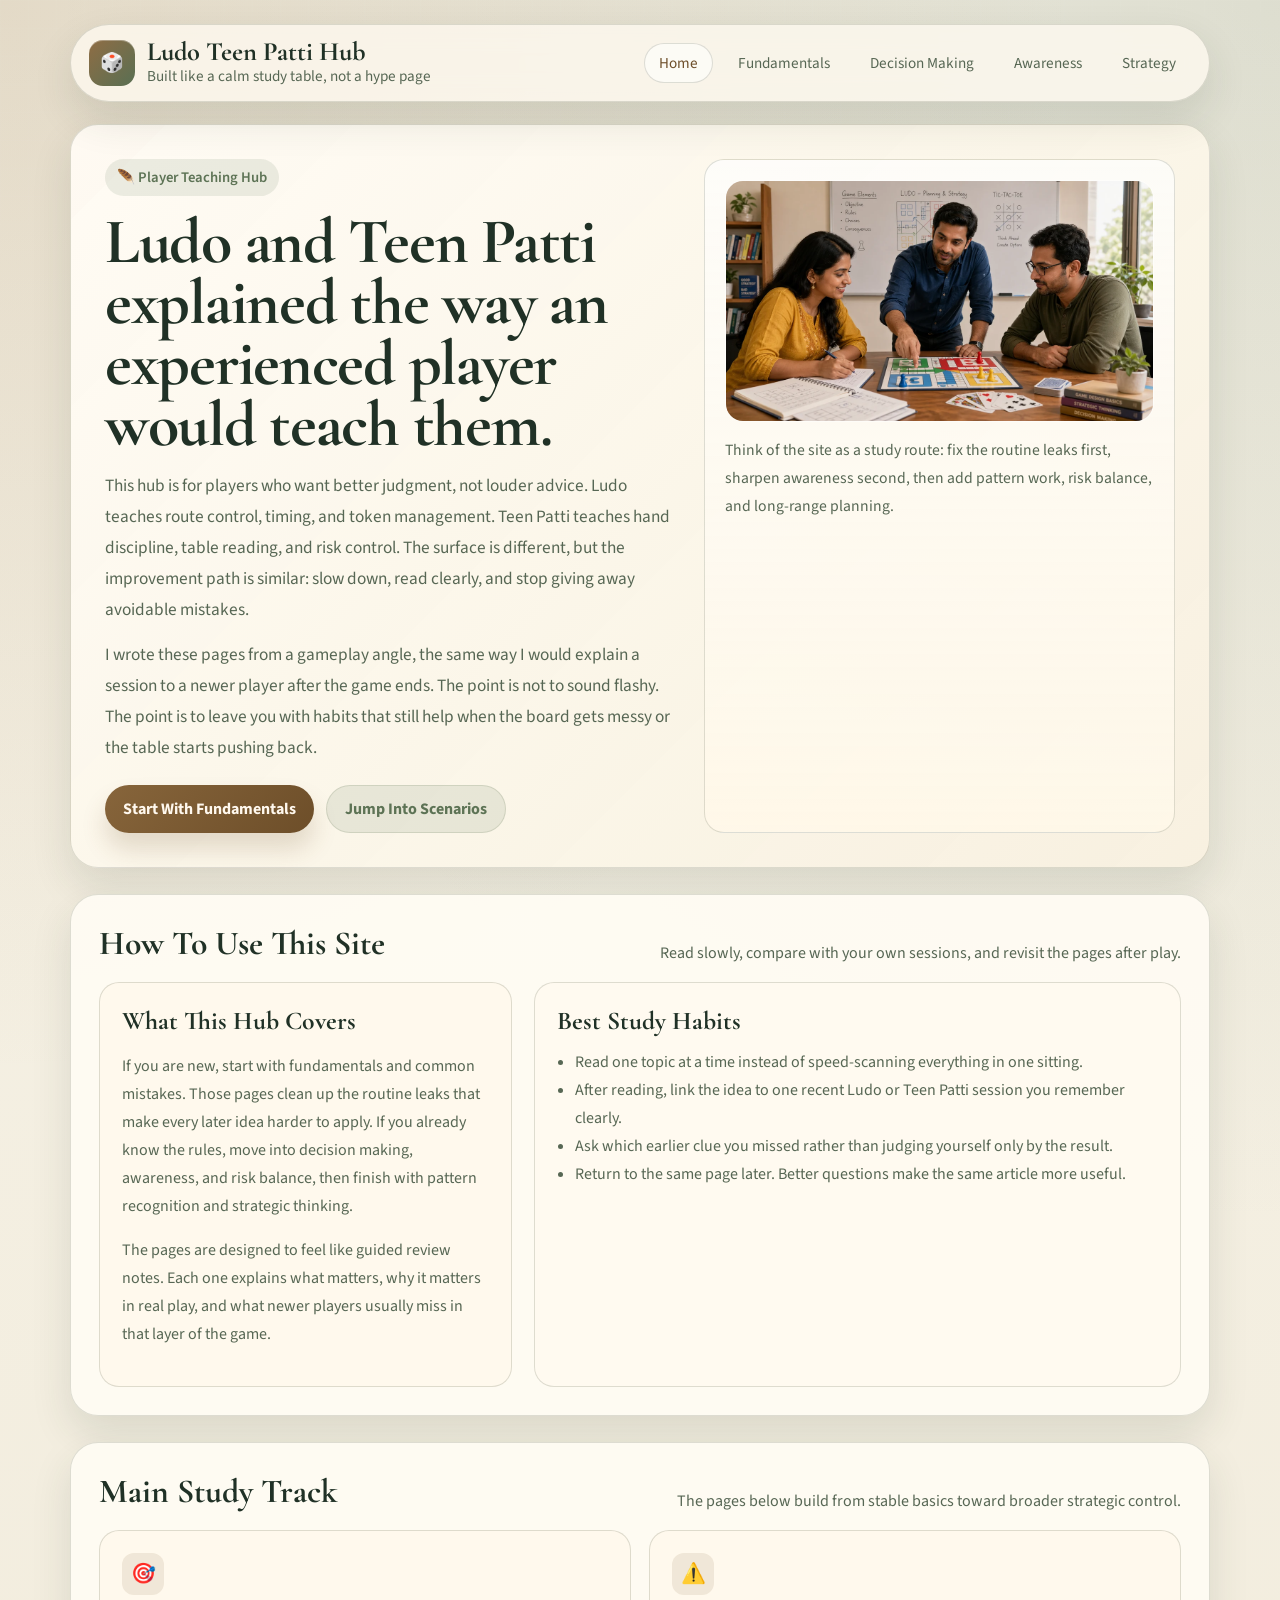
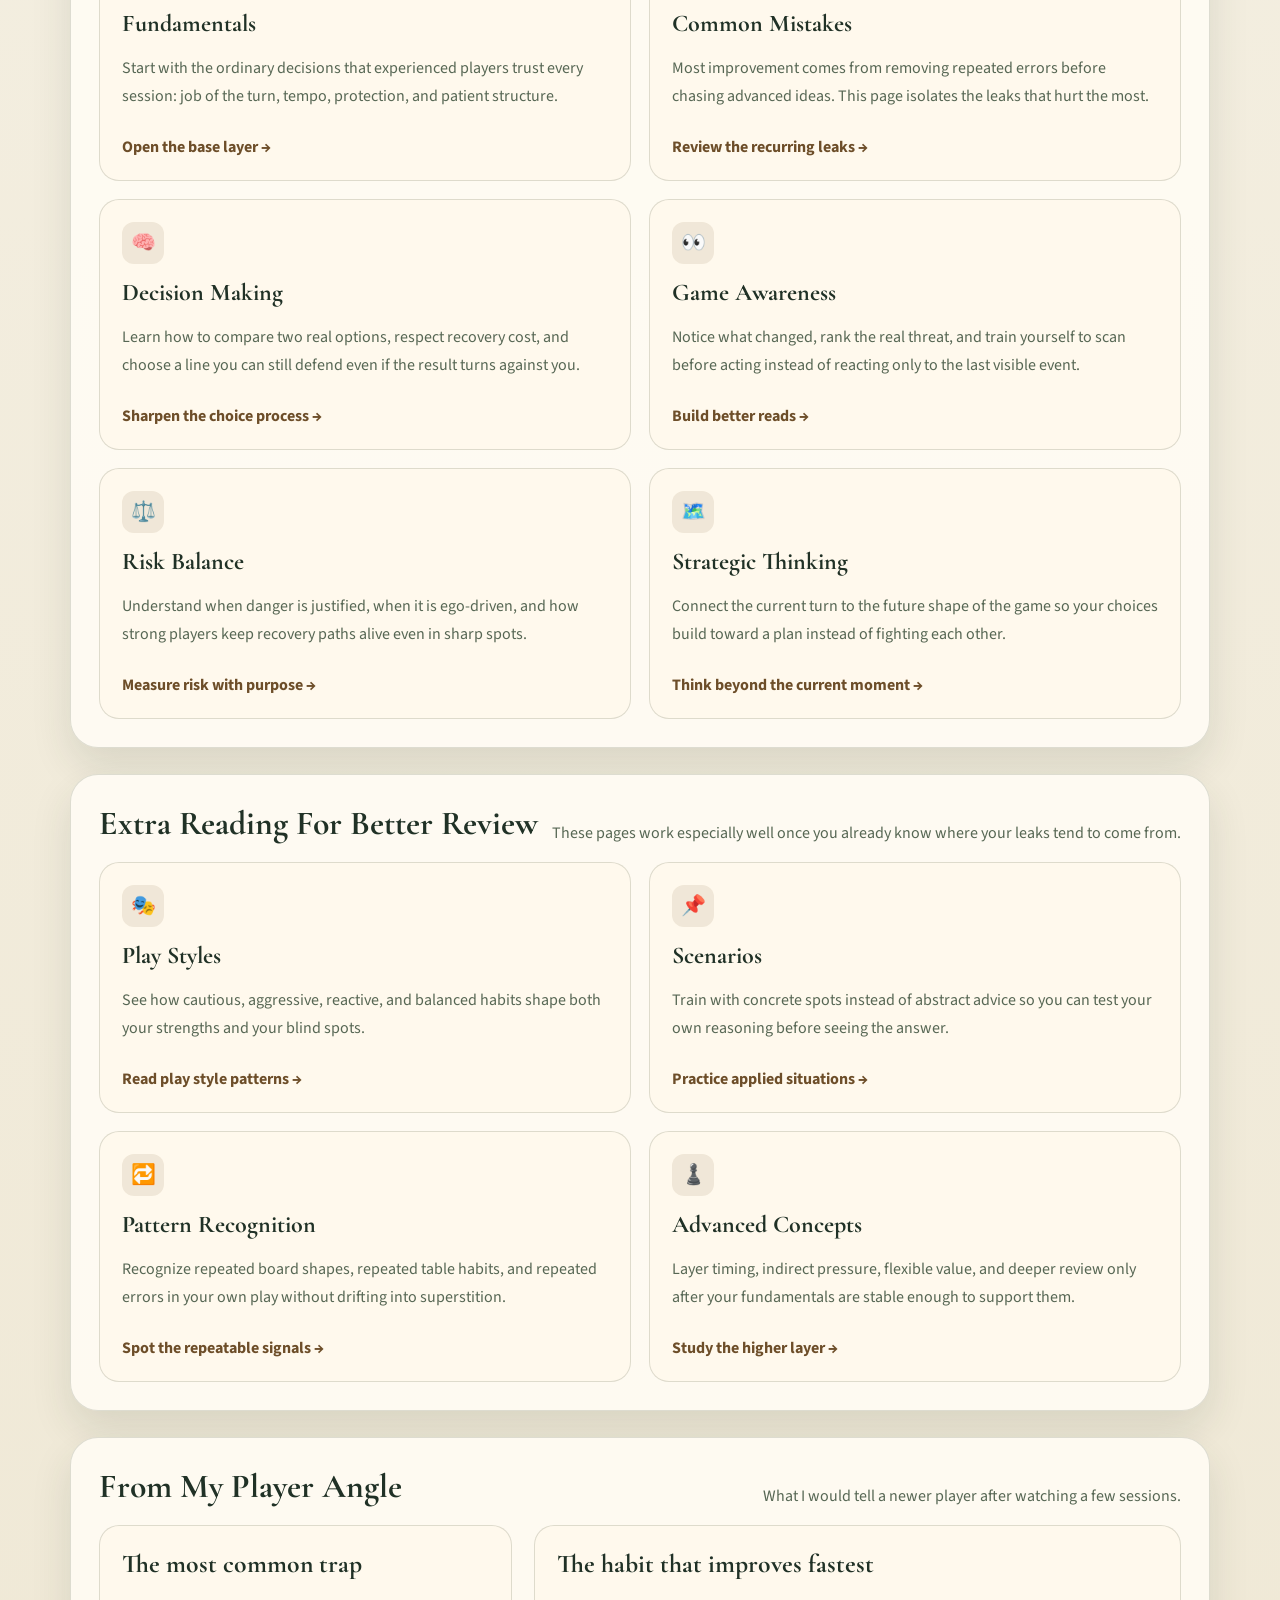
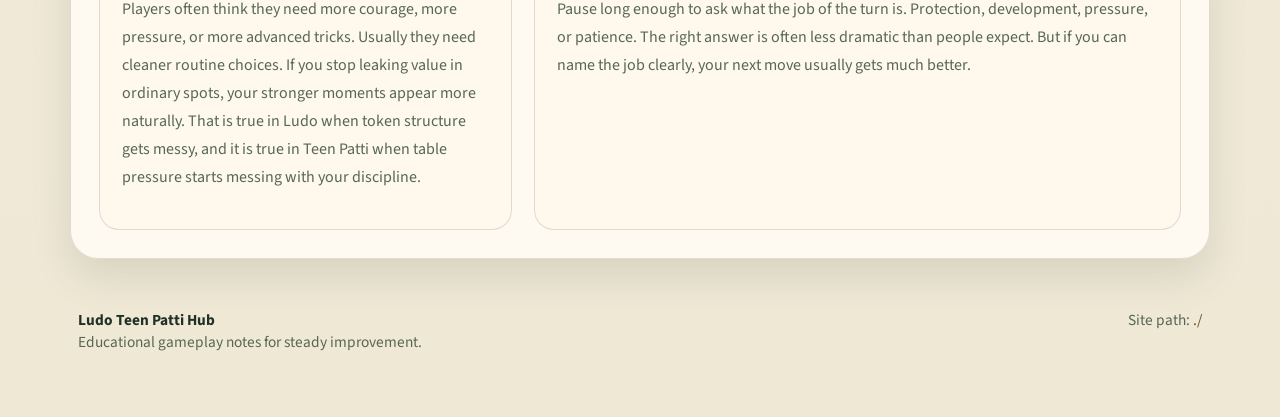
<file: index.html>
<!DOCTYPE html>
<html lang="en">
<head>
  <meta charset="UTF-8">
  <meta name="viewport" content="width=device-width, initial-scale=1.0">
  <title>Ludo Teen Patti Hub | Practical Gameplay Lessons From a Player's Perspective</title>
  <meta name="description" content="A teaching-first gameplay hub for Ludo and Teen Patti players who want calmer decisions, better awareness, and stronger long-term strategy.">
  <link rel="stylesheet" href="./assets/css/index.css">
</head>
<body>
  <div class="site-shell">
    <header class="site-topbar">
      <div class="brand">
        <div class="brand-mark">🎲</div>
        <div class="brand-copy">
          <strong>Ludo Teen Patti Hub</strong>
          <span>Built like a calm study table, not a hype page</span>
        </div>
      </div>
      <nav class="topbar-links" aria-label="Primary">
        <a href="./index.html" data-page="index.html">Home</a>
        <a href="./fundamentals.html" data-page="fundamentals.html">Fundamentals</a>
        <a href="./decision-making.html" data-page="decision-making.html">Decision Making</a>
        <a href="./game-awareness.html" data-page="game-awareness.html">Awareness</a>
        <a href="./strategic-thinking.html" data-page="strategic-thinking.html">Strategy</a>
      </nav>
    </header>

    <main>
      <section class="hero-panel">
        <div>
          <div class="eyebrow">🪶 Player Teaching Hub</div>
          <h1>Ludo and Teen Patti explained the way an experienced player would teach them.</h1>
          <p>
            This hub is for players who want better judgment, not louder advice. Ludo teaches route control,
            timing, and token management. Teen Patti teaches hand discipline, table reading, and risk control.
            The surface is different, but the improvement path is similar: slow down, read clearly, and stop
            giving away avoidable mistakes.
          </p>
          <p>
            I wrote these pages from a gameplay angle, the same way I would explain a session to a newer player
            after the game ends. The point is not to sound flashy. The point is to leave you with habits that
            still help when the board gets messy or the table starts pushing back.
          </p>
          <div class="hero-actions">
            <a class="button-link primary" href="./fundamentals.html">Start With Fundamentals</a>
            <a class="button-link secondary" href="./scenarios.html">Jump Into Scenarios</a>
          </div>
        </div>
        <aside class="hero-card">
          <img src="./assets/images/overview.webp" alt="Ludo Teen Patti Hub overview illustration with a calm study desk and strategy notes">
          <p>
            Think of the site as a study route: fix the routine leaks first, sharpen awareness second, then
            add pattern work, risk balance, and long-range planning.
          </p>
        </aside>
      </section>

      <section class="section-block">
        <div class="section-heading">
          <h2>How To Use This Site</h2>
          <p>Read slowly, compare with your own sessions, and revisit the pages after play.</p>
        </div>
        <div class="split-layout">
          <article class="summary-card">
            <h3>What This Hub Covers</h3>
            <p>
              If you are new, start with fundamentals and common mistakes. Those pages clean up the routine
              leaks that make every later idea harder to apply. If you already know the rules, move into
              decision making, awareness, and risk balance, then finish with pattern recognition and strategic
              thinking.
            </p>
            <p>
              The pages are designed to feel like guided review notes. Each one explains what matters, why it
              matters in real play, and what newer players usually miss in that layer of the game.
            </p>
          </article>
          <article class="bullet-card">
            <h3>Best Study Habits</h3>
            <ul>
              <li>Read one topic at a time instead of speed-scanning everything in one sitting.</li>
              <li>After reading, link the idea to one recent Ludo or Teen Patti session you remember clearly.</li>
              <li>Ask which earlier clue you missed rather than judging yourself only by the result.</li>
              <li>Return to the same page later. Better questions make the same article more useful.</li>
            </ul>
          </article>
        </div>
      </section>

      <section class="section-block">
        <div class="section-heading">
          <h2>Main Study Track</h2>
          <p>The pages below build from stable basics toward broader strategic control.</p>
        </div>
        <div class="topic-grid">
          <a class="topic-card" href="./fundamentals.html">
            <span class="icon">🎯</span>
            <h3>Fundamentals</h3>
            <p>Start with the ordinary decisions that experienced players trust every session: job of the turn, tempo, protection, and patient structure.</p>
            <strong>Open the base layer →</strong>
          </a>
          <a class="topic-card" href="./common-mistakes.html">
            <span class="icon">⚠️</span>
            <h3>Common Mistakes</h3>
            <p>Most improvement comes from removing repeated errors before chasing advanced ideas. This page isolates the leaks that hurt the most.</p>
            <strong>Review the recurring leaks →</strong>
          </a>
          <a class="topic-card" href="./decision-making.html">
            <span class="icon">🧠</span>
            <h3>Decision Making</h3>
            <p>Learn how to compare two real options, respect recovery cost, and choose a line you can still defend even if the result turns against you.</p>
            <strong>Sharpen the choice process →</strong>
          </a>
          <a class="topic-card" href="./game-awareness.html">
            <span class="icon">👀</span>
            <h3>Game Awareness</h3>
            <p>Notice what changed, rank the real threat, and train yourself to scan before acting instead of reacting only to the last visible event.</p>
            <strong>Build better reads →</strong>
          </a>
          <a class="topic-card" href="./risk-balance.html">
            <span class="icon">⚖️</span>
            <h3>Risk Balance</h3>
            <p>Understand when danger is justified, when it is ego-driven, and how strong players keep recovery paths alive even in sharp spots.</p>
            <strong>Measure risk with purpose →</strong>
          </a>
          <a class="topic-card" href="./strategic-thinking.html">
            <span class="icon">🗺️</span>
            <h3>Strategic Thinking</h3>
            <p>Connect the current turn to the future shape of the game so your choices build toward a plan instead of fighting each other.</p>
            <strong>Think beyond the current moment →</strong>
          </a>
        </div>
      </section>

      <section class="section-block">
        <div class="section-heading">
          <h2>Extra Reading For Better Review</h2>
          <p>These pages work especially well once you already know where your leaks tend to come from.</p>
        </div>
        <div class="reading-grid">
          <a class="reading-card" href="./play-styles.html">
            <span class="icon">🎭</span>
            <h3>Play Styles</h3>
            <p>See how cautious, aggressive, reactive, and balanced habits shape both your strengths and your blind spots.</p>
            <strong>Read play style patterns →</strong>
          </a>
          <a class="reading-card" href="./scenarios.html">
            <span class="icon">📌</span>
            <h3>Scenarios</h3>
            <p>Train with concrete spots instead of abstract advice so you can test your own reasoning before seeing the answer.</p>
            <strong>Practice applied situations →</strong>
          </a>
          <a class="reading-card" href="./pattern-recognition.html">
            <span class="icon">🔁</span>
            <h3>Pattern Recognition</h3>
            <p>Recognize repeated board shapes, repeated table habits, and repeated errors in your own play without drifting into superstition.</p>
            <strong>Spot the repeatable signals →</strong>
          </a>
          <a class="reading-card" href="./advanced-concepts.html">
            <span class="icon">♟️</span>
            <h3>Advanced Concepts</h3>
            <p>Layer timing, indirect pressure, flexible value, and deeper review only after your fundamentals are stable enough to support them.</p>
            <strong>Study the higher layer →</strong>
          </a>
        </div>
      </section>

      <section class="section-block">
        <div class="section-heading">
          <h2>From My Player Angle</h2>
          <p>What I would tell a newer player after watching a few sessions.</p>
        </div>
        <div class="split-layout">
          <article class="summary-card">
            <h3>The most common trap</h3>
            <p>
              Players often think they need more courage, more pressure, or more advanced tricks. Usually they
              need cleaner routine choices. If you stop leaking value in ordinary spots, your stronger moments
              appear more naturally. That is true in Ludo when token structure gets messy, and it is true in
              Teen Patti when table pressure starts messing with your discipline.
            </p>
          </article>
          <article class="summary-card">
            <h3>The habit that improves fastest</h3>
            <p>
              Pause long enough to ask what the job of the turn is. Protection, development, pressure, or
              patience. The right answer is often less dramatic than people expect. But if you can name the job
              clearly, your next move usually gets much better.
            </p>
          </article>
        </div>
      </section>
    </main>

    <footer class="site-footer">
      <div><strong>Ludo Teen Patti Hub</strong><br>Educational gameplay notes for steady improvement.</div>
      <div>Site path: <a href="./">./</a></div>
    </footer>
  </div>
  <script src="./assets/js/index.js"></script>
</body>
</html>
</file>
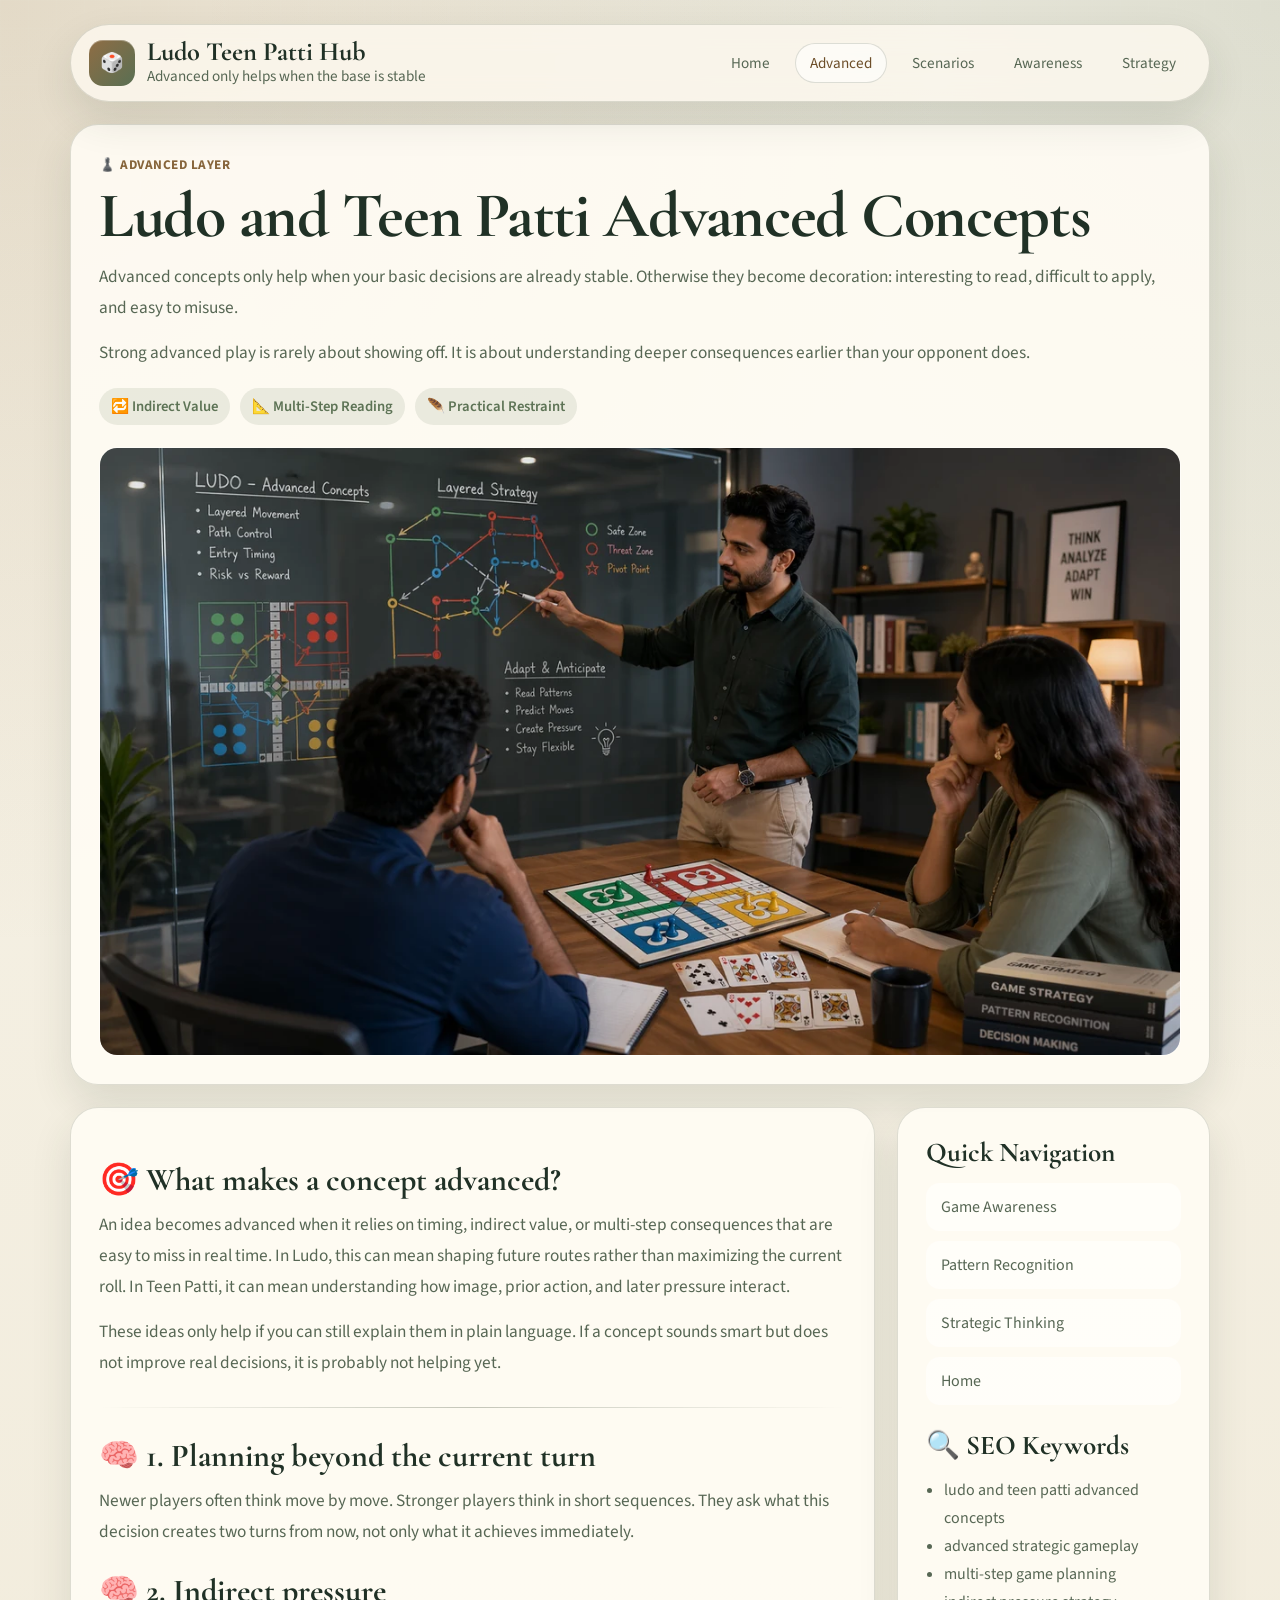
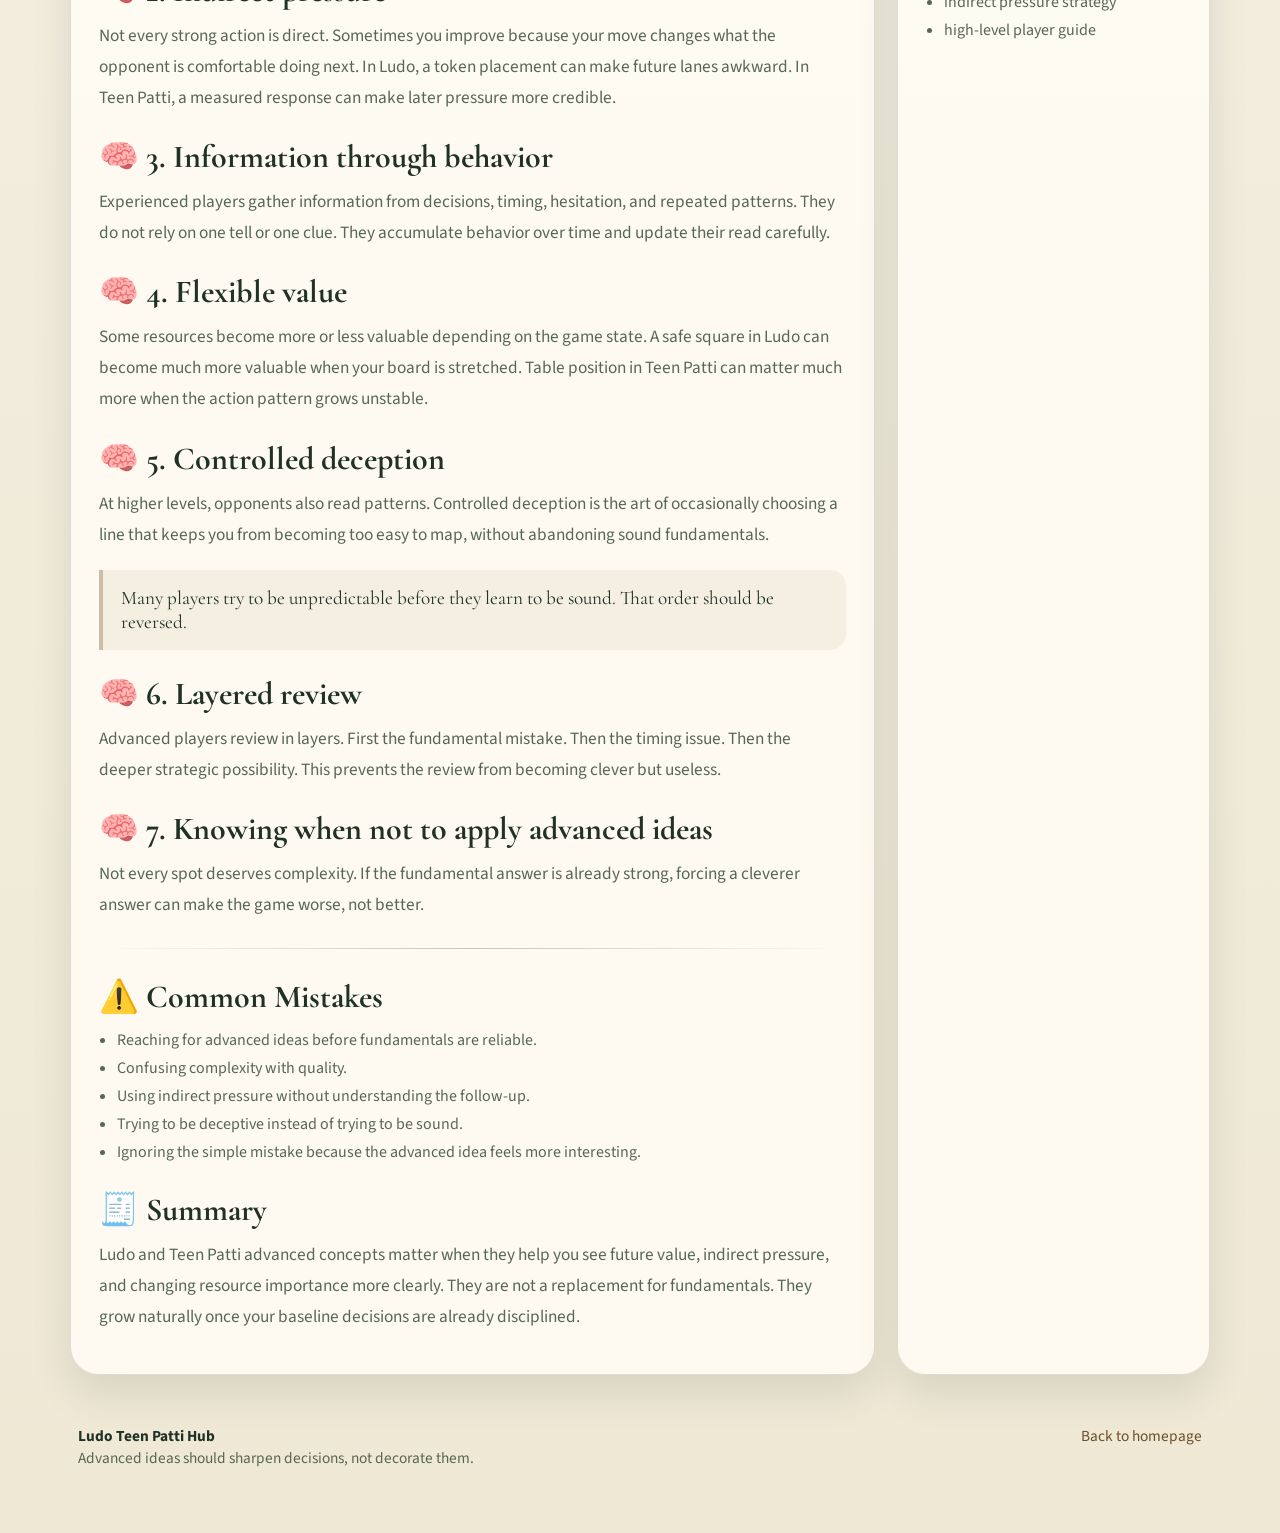
<file: advanced-concepts.html>
<!DOCTYPE html>
<html lang="en">
<head>
  <meta charset="UTF-8">
  <meta name="viewport" content="width=device-width, initial-scale=1.0">
  <title>Ludo and Teen Patti Advanced Concepts | Higher-Level Ideas That Still Stay Practical</title>
  <meta name="description" content="Explore advanced Ludo and Teen Patti concepts like indirect pressure, flexible value, deeper planning, and layered review without losing practical clarity.">
  <link rel="stylesheet" href="./assets/css/index.css">
</head>
<body>
  <div class="site-shell">
    <header class="site-topbar">
      <div class="brand">
        <div class="brand-mark">🎲</div>
        <div class="brand-copy">
          <strong>Ludo Teen Patti Hub</strong>
          <span>Advanced only helps when the base is stable</span>
        </div>
      </div>
      <nav class="topbar-links" aria-label="Primary">
        <a href="./index.html" data-page="index.html">Home</a>
        <a href="./advanced-concepts.html" data-page="advanced-concepts.html">Advanced</a>
        <a href="./scenarios.html" data-page="scenarios.html">Scenarios</a>
        <a href="./game-awareness.html" data-page="game-awareness.html">Awareness</a>
        <a href="./strategic-thinking.html" data-page="strategic-thinking.html">Strategy</a>
      </nav>
    </header>

    <main class="article-shell">
      <section class="article-header">
        <div class="page-kicker">♟️ Advanced Layer</div>
        <h1 class="page-title">Ludo and Teen Patti Advanced Concepts</h1>
        <p class="lede">
          Advanced concepts only help when your basic decisions are already stable. Otherwise they become decoration: interesting to read, difficult to apply,
          and easy to misuse.
        </p>
        <p class="lede">
          Strong advanced play is rarely about showing off. It is about understanding deeper consequences earlier than your opponent does.
        </p>
        <div class="title-meta">
          <span>🔁 Indirect Value</span>
          <span>📐 Multi-Step Reading</span>
          <span>🪶 Practical Restraint</span>
        </div>
        <figure class="article-cover">
          <img src="./assets/images/advanced-concepts.webp" alt="Ludo and Teen Patti advanced concepts illustration with diagrams and calm study materials">
        </figure>
      </section>

      <section class="article-layout">
        <article class="article-content">
          <h2>🎯 What makes a concept advanced?</h2>
          <p>
            An idea becomes advanced when it relies on timing, indirect value, or multi-step consequences that are easy to miss in real time. In Ludo,
            this can mean shaping future routes rather than maximizing the current roll. In Teen Patti, it can mean understanding how image, prior action,
            and later pressure interact.
          </p>
          <p>
            These ideas only help if you can still explain them in plain language. If a concept sounds smart but does not improve real decisions, it is
            probably not helping yet.
          </p>

          <hr>

          <h2>🧠 1. Planning beyond the current turn</h2>
          <p>
            Newer players often think move by move. Stronger players think in short sequences. They ask what this decision creates two turns from now,
            not only what it achieves immediately.
          </p>

          <h2>🧠 2. Indirect pressure</h2>
          <p>
            Not every strong action is direct. Sometimes you improve because your move changes what the opponent is comfortable doing next. In Ludo,
            a token placement can make future lanes awkward. In Teen Patti, a measured response can make later pressure more credible.
          </p>

          <h2>🧠 3. Information through behavior</h2>
          <p>
            Experienced players gather information from decisions, timing, hesitation, and repeated patterns. They do not rely on one tell or one clue.
            They accumulate behavior over time and update their read carefully.
          </p>

          <h2>🧠 4. Flexible value</h2>
          <p>
            Some resources become more or less valuable depending on the game state. A safe square in Ludo can become much more valuable when your board is stretched.
            Table position in Teen Patti can matter much more when the action pattern grows unstable.
          </p>

          <h2>🧠 5. Controlled deception</h2>
          <p>
            At higher levels, opponents also read patterns. Controlled deception is the art of occasionally choosing a line that keeps you from becoming too easy
            to map, without abandoning sound fundamentals.
          </p>
          <blockquote>Many players try to be unpredictable before they learn to be sound. That order should be reversed.</blockquote>

          <h2>🧠 6. Layered review</h2>
          <p>
            Advanced players review in layers. First the fundamental mistake. Then the timing issue. Then the deeper strategic possibility. This prevents the
            review from becoming clever but useless.
          </p>

          <h2>🧠 7. Knowing when not to apply advanced ideas</h2>
          <p>
            Not every spot deserves complexity. If the fundamental answer is already strong, forcing a cleverer answer can make the game worse, not better.
          </p>

          <hr>

          <h2>⚠️ Common Mistakes</h2>
          <ul>
            <li>Reaching for advanced ideas before fundamentals are reliable.</li>
            <li>Confusing complexity with quality.</li>
            <li>Using indirect pressure without understanding the follow-up.</li>
            <li>Trying to be deceptive instead of trying to be sound.</li>
            <li>Ignoring the simple mistake because the advanced idea feels more interesting.</li>
          </ul>

          <h2>🧾 Summary</h2>
          <p>
            Ludo and Teen Patti advanced concepts matter when they help you see future value, indirect pressure, and changing resource importance more clearly.
            They are not a replacement for fundamentals. They grow naturally once your baseline decisions are already disciplined.
          </p>
        </article>

        <aside class="article-sidecard">
          <h3>Quick Navigation</h3>
          <nav class="side-nav">
            <a href="./game-awareness.html">Game Awareness</a>
            <a href="./pattern-recognition.html">Pattern Recognition</a>
            <a href="./strategic-thinking.html">Strategic Thinking</a>
            <a href="./index.html">Home</a>
          </nav>

          <h3 style="margin-top: 24px;">🔍 SEO Keywords</h3>
          <ul class="keyword-list">
            <li>ludo and teen patti advanced concepts</li>
            <li>advanced strategic gameplay</li>
            <li>multi-step game planning</li>
            <li>indirect pressure strategy</li>
            <li>high-level player guide</li>
          </ul>
        </aside>
      </section>
    </main>

    <footer class="site-footer">
      <div><strong>Ludo Teen Patti Hub</strong><br>Advanced ideas should sharpen decisions, not decorate them.</div>
      <div><a href="./index.html">Back to homepage</a></div>
    </footer>
  </div>
  <script src="./assets/js/index.js"></script>
</body>
</html>
</file>
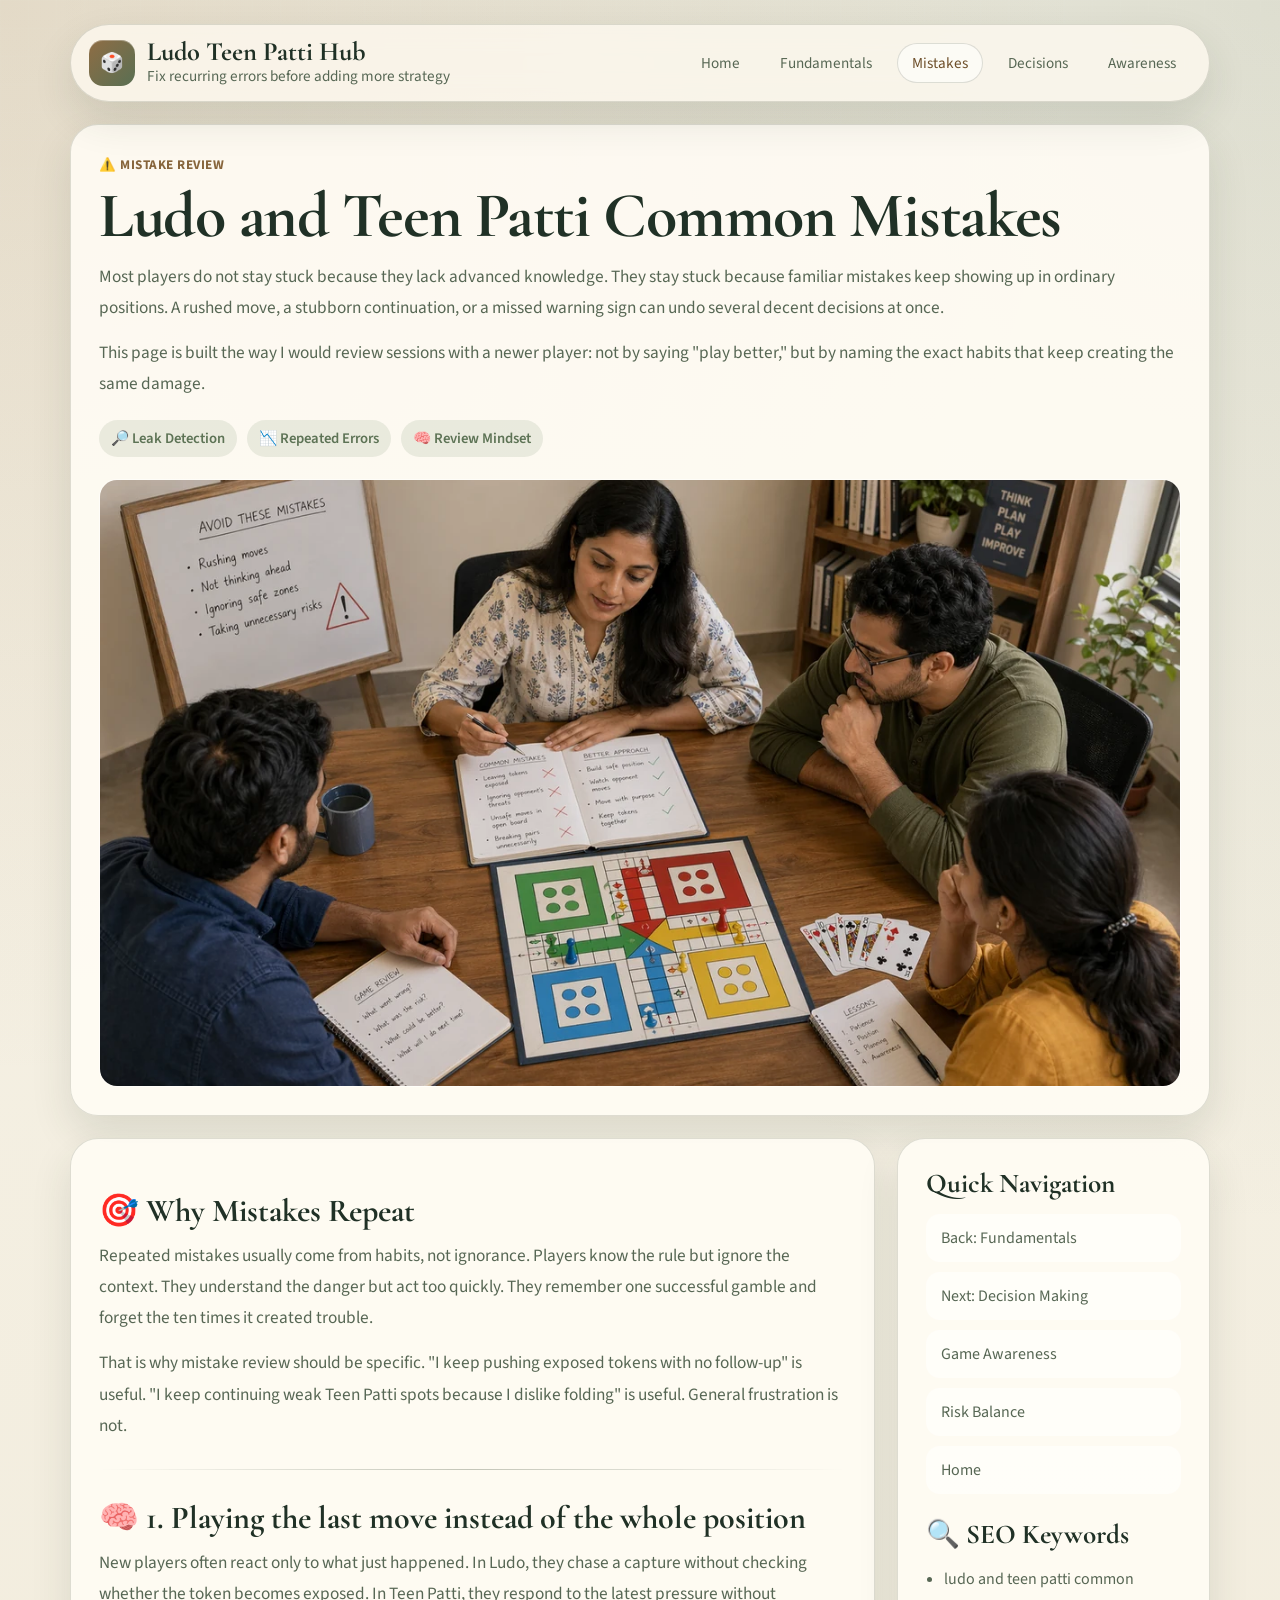
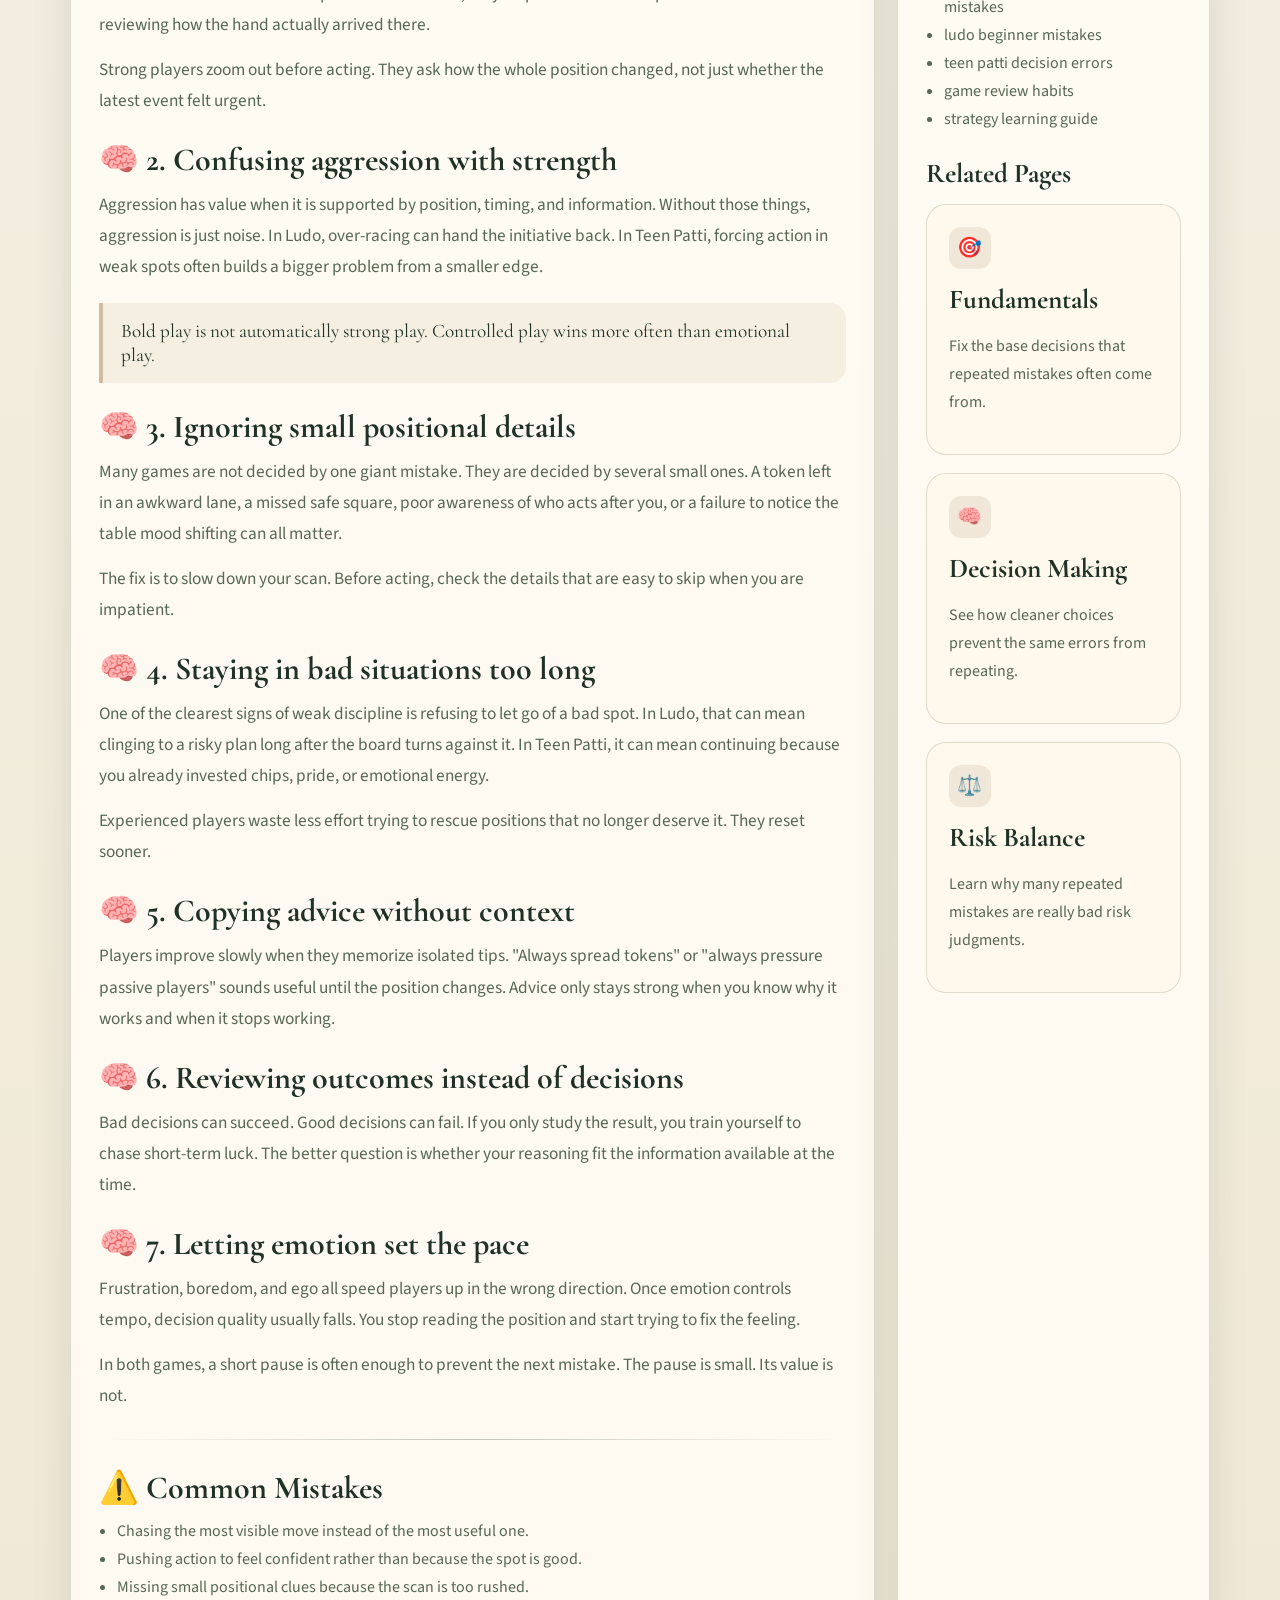
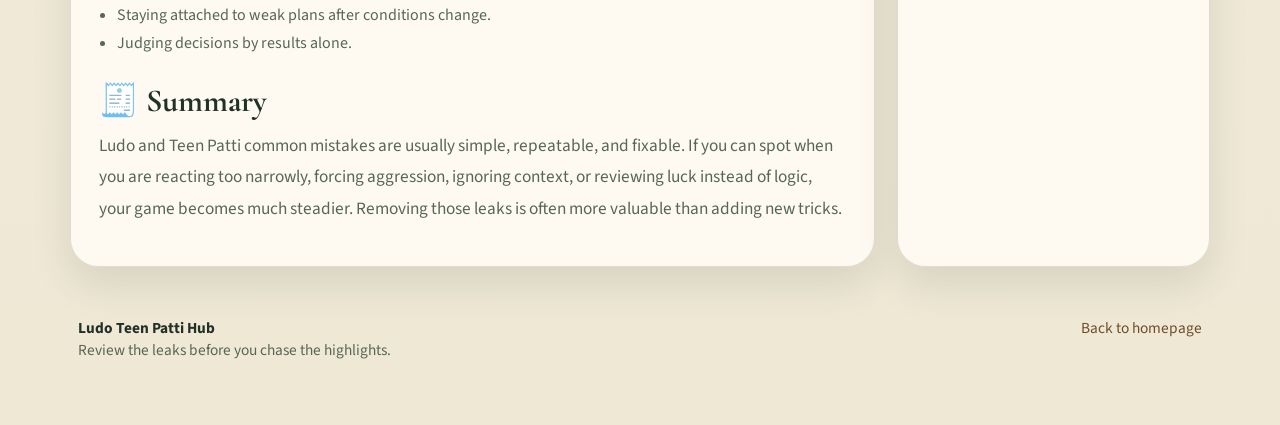
<file: common-mistakes.html>
<!DOCTYPE html>
<html lang="en">
<head>
  <meta charset="UTF-8">
  <meta name="viewport" content="width=device-width, initial-scale=1.0">
  <title>Ludo and Teen Patti Common Mistakes | The Leaks That Hurt Most</title>
  <meta name="description" content="Study the repeated mistakes that hold Ludo and Teen Patti players back, and learn how experienced players identify and fix them.">
  <link rel="stylesheet" href="./assets/css/index.css">
</head>
<body>
  <div class="site-shell">
    <header class="site-topbar">
      <div class="brand">
        <div class="brand-mark">🎲</div>
        <div class="brand-copy">
          <strong>Ludo Teen Patti Hub</strong>
          <span>Fix recurring errors before adding more strategy</span>
        </div>
      </div>
      <nav class="topbar-links" aria-label="Primary">
        <a href="./index.html" data-page="index.html">Home</a>
        <a href="./fundamentals.html" data-page="fundamentals.html">Fundamentals</a>
        <a href="./common-mistakes.html" data-page="common-mistakes.html">Mistakes</a>
        <a href="./decision-making.html" data-page="decision-making.html">Decisions</a>
        <a href="./game-awareness.html" data-page="game-awareness.html">Awareness</a>
      </nav>
    </header>

    <main class="article-shell">
      <section class="article-header">
        <div class="page-kicker">⚠️ Mistake Review</div>
        <h1 class="page-title">Ludo and Teen Patti Common Mistakes</h1>
        <p class="lede">
          Most players do not stay stuck because they lack advanced knowledge. They stay stuck because familiar mistakes keep showing up
          in ordinary positions. A rushed move, a stubborn continuation, or a missed warning sign can undo several decent decisions at once.
        </p>
        <p class="lede">
          This page is built the way I would review sessions with a newer player: not by saying "play better," but by naming the exact habits
          that keep creating the same damage.
        </p>
        <div class="title-meta">
          <span>🔎 Leak Detection</span>
          <span>📉 Repeated Errors</span>
          <span>🧠 Review Mindset</span>
        </div>
        <figure class="article-cover">
          <img src="./assets/images/common-mistakes.webp" alt="Ludo and Teen Patti common mistakes illustration with notes and a teaching setup">
        </figure>
      </section>

      <section class="article-layout">
        <article class="article-content">
          <h2>🎯 Why Mistakes Repeat</h2>
          <p>
            Repeated mistakes usually come from habits, not ignorance. Players know the rule but ignore the context. They understand the danger
            but act too quickly. They remember one successful gamble and forget the ten times it created trouble.
          </p>
          <p>
            That is why mistake review should be specific. "I keep pushing exposed tokens with no follow-up" is useful. "I keep continuing weak
            Teen Patti spots because I dislike folding" is useful. General frustration is not.
          </p>

          <hr>

          <h2>🧠 1. Playing the last move instead of the whole position</h2>
          <p>
            New players often react only to what just happened. In Ludo, they chase a capture without checking whether the token becomes exposed.
            In Teen Patti, they respond to the latest pressure without reviewing how the hand actually arrived there.
          </p>
          <p>
            Strong players zoom out before acting. They ask how the whole position changed, not just whether the latest event felt urgent.
          </p>

          <h2>🧠 2. Confusing aggression with strength</h2>
          <p>
            Aggression has value when it is supported by position, timing, and information. Without those things, aggression is just noise.
            In Ludo, over-racing can hand the initiative back. In Teen Patti, forcing action in weak spots often builds a bigger problem
            from a smaller edge.
          </p>
          <blockquote>Bold play is not automatically strong play. Controlled play wins more often than emotional play.</blockquote>

          <h2>🧠 3. Ignoring small positional details</h2>
          <p>
            Many games are not decided by one giant mistake. They are decided by several small ones. A token left in an awkward lane, a missed safe
            square, poor awareness of who acts after you, or a failure to notice the table mood shifting can all matter.
          </p>
          <p>
            The fix is to slow down your scan. Before acting, check the details that are easy to skip when you are impatient.
          </p>

          <h2>🧠 4. Staying in bad situations too long</h2>
          <p>
            One of the clearest signs of weak discipline is refusing to let go of a bad spot. In Ludo, that can mean clinging to a risky plan long
            after the board turns against it. In Teen Patti, it can mean continuing because you already invested chips, pride, or emotional energy.
          </p>
          <p>
            Experienced players waste less effort trying to rescue positions that no longer deserve it. They reset sooner.
          </p>

          <h2>🧠 5. Copying advice without context</h2>
          <p>
            Players improve slowly when they memorize isolated tips. "Always spread tokens" or "always pressure passive players" sounds useful until
            the position changes. Advice only stays strong when you know why it works and when it stops working.
          </p>

          <h2>🧠 6. Reviewing outcomes instead of decisions</h2>
          <p>
            Bad decisions can succeed. Good decisions can fail. If you only study the result, you train yourself to chase short-term luck.
            The better question is whether your reasoning fit the information available at the time.
          </p>

          <h2>🧠 7. Letting emotion set the pace</h2>
          <p>
            Frustration, boredom, and ego all speed players up in the wrong direction. Once emotion controls tempo, decision quality usually falls.
            You stop reading the position and start trying to fix the feeling.
          </p>
          <p>
            In both games, a short pause is often enough to prevent the next mistake. The pause is small. Its value is not.
          </p>

          <hr>

          <h2>⚠️ Common Mistakes</h2>
          <ul>
            <li>Chasing the most visible move instead of the most useful one.</li>
            <li>Pushing action to feel confident rather than because the spot is good.</li>
            <li>Missing small positional clues because the scan is too rushed.</li>
            <li>Staying attached to weak plans after conditions change.</li>
            <li>Judging decisions by results alone.</li>
          </ul>

          <h2>🧾 Summary</h2>
          <p>
            Ludo and Teen Patti common mistakes are usually simple, repeatable, and fixable. If you can spot when you are reacting too narrowly,
            forcing aggression, ignoring context, or reviewing luck instead of logic, your game becomes much steadier. Removing those leaks is often
            more valuable than adding new tricks.
          </p>
        </article>

        <aside class="article-sidecard">
          <h3>Quick Navigation</h3>
          <nav class="side-nav">
            <a href="./fundamentals.html">Back: Fundamentals</a>
            <a href="./decision-making.html">Next: Decision Making</a>
            <a href="./game-awareness.html">Game Awareness</a>
            <a href="./risk-balance.html">Risk Balance</a>
            <a href="./index.html">Home</a>
          </nav>

          <h3 style="margin-top: 24px;">🔍 SEO Keywords</h3>
          <ul class="keyword-list">
            <li>ludo and teen patti common mistakes</li>
            <li>ludo beginner mistakes</li>
            <li>teen patti decision errors</li>
            <li>game review habits</li>
            <li>strategy learning guide</li>
          </ul>

          <h3 style="margin-top: 24px;">Related Pages</h3>
          <div class="related-grid" style="grid-template-columns: 1fr;">
            <a class="related-card" href="./fundamentals.html">
              <span class="icon">🎯</span>
              <h3>Fundamentals</h3>
              <p>Fix the base decisions that repeated mistakes often come from.</p>
            </a>
            <a class="related-card" href="./decision-making.html">
              <span class="icon">🧠</span>
              <h3>Decision Making</h3>
              <p>See how cleaner choices prevent the same errors from repeating.</p>
            </a>
            <a class="related-card" href="./risk-balance.html">
              <span class="icon">⚖️</span>
              <h3>Risk Balance</h3>
              <p>Learn why many repeated mistakes are really bad risk judgments.</p>
            </a>
          </div>
        </aside>
      </section>
    </main>

    <footer class="site-footer">
      <div><strong>Ludo Teen Patti Hub</strong><br>Review the leaks before you chase the highlights.</div>
      <div><a href="./index.html">Back to homepage</a></div>
    </footer>
  </div>
  <script src="./assets/js/index.js"></script>
</body>
</html>
</file>
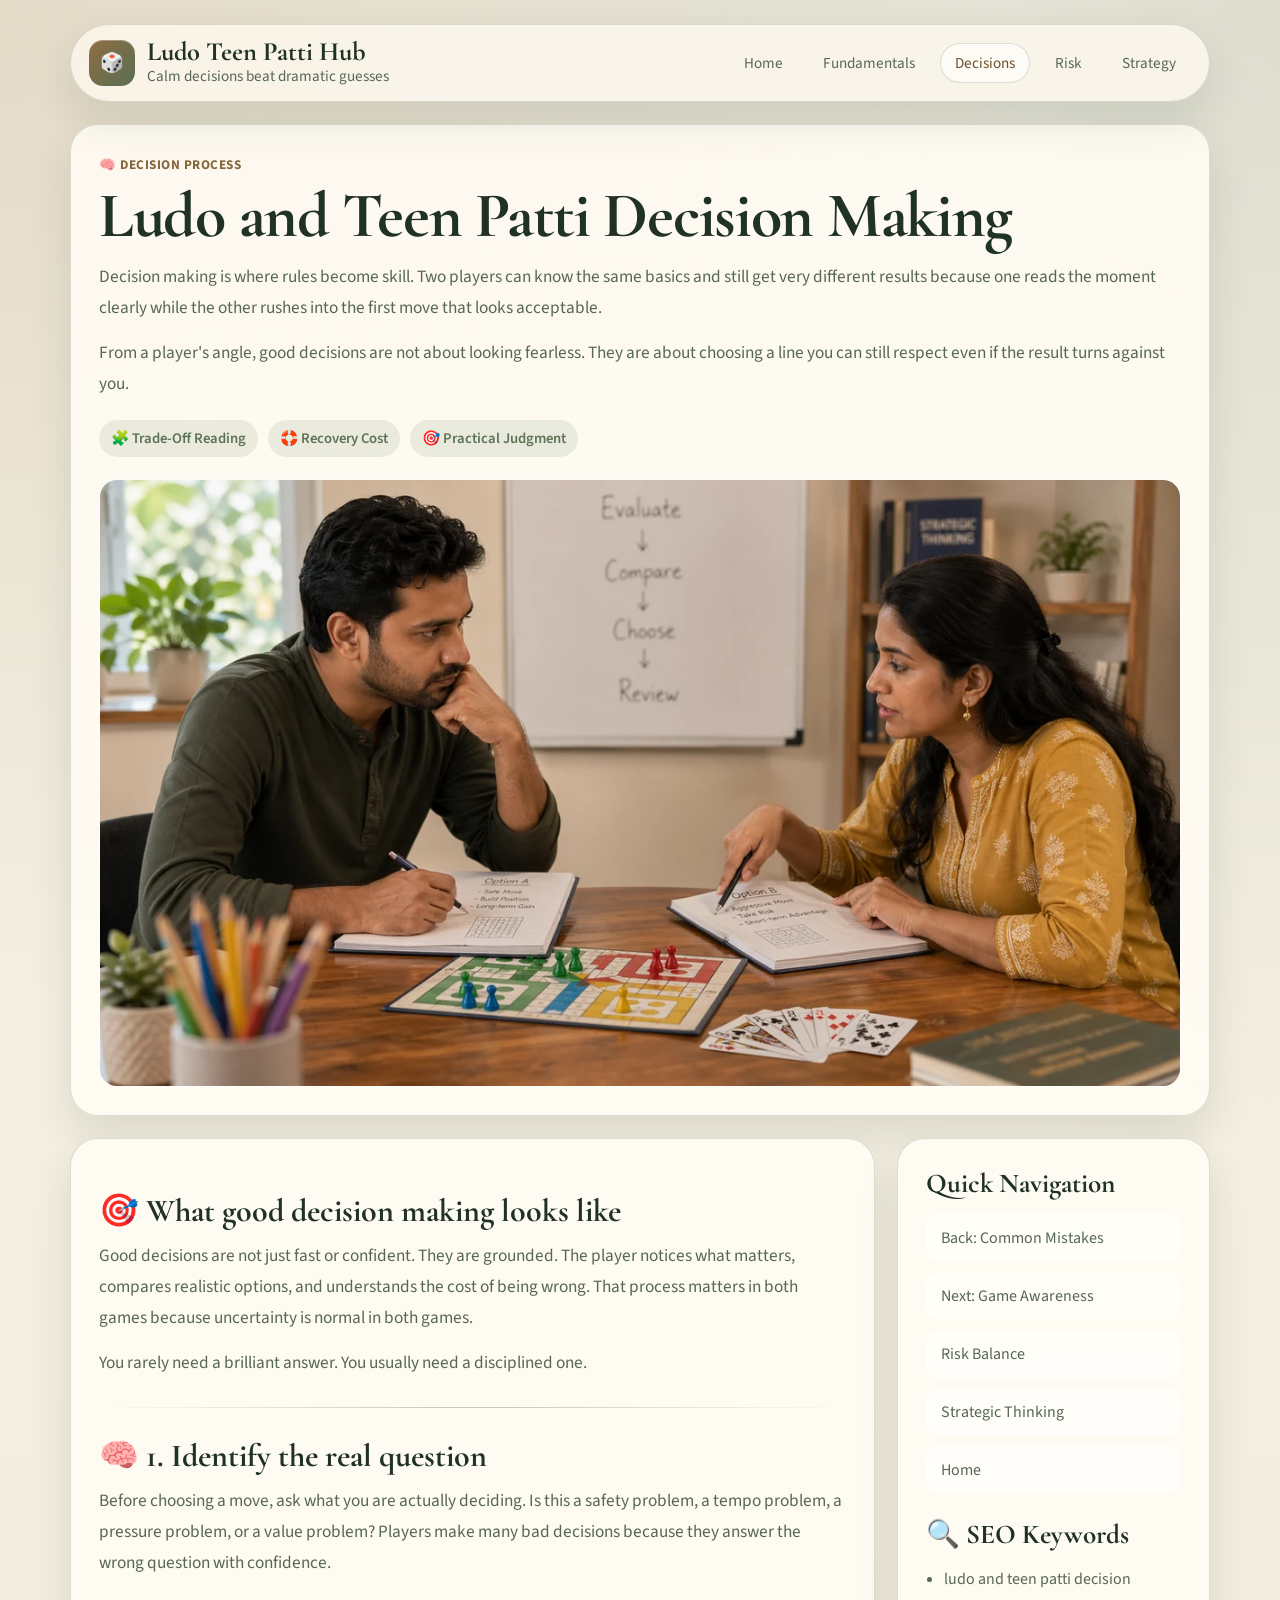
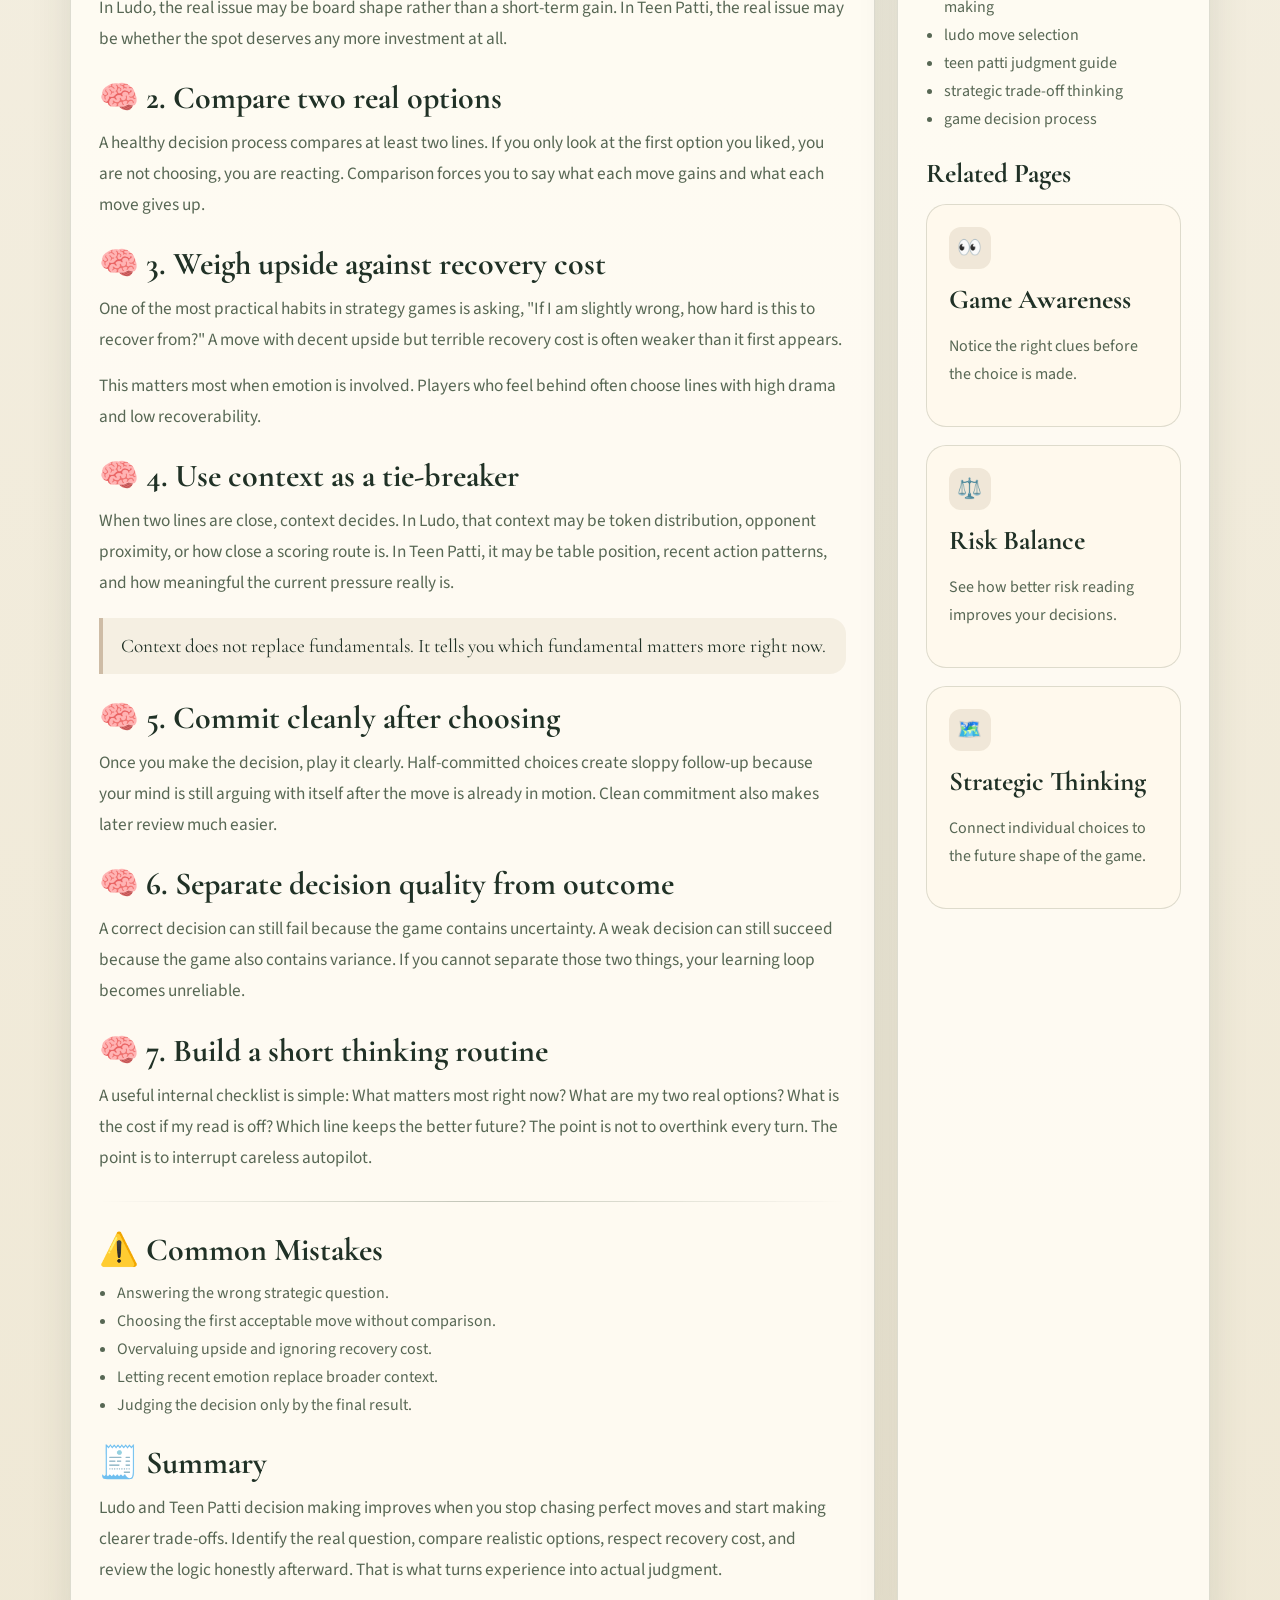
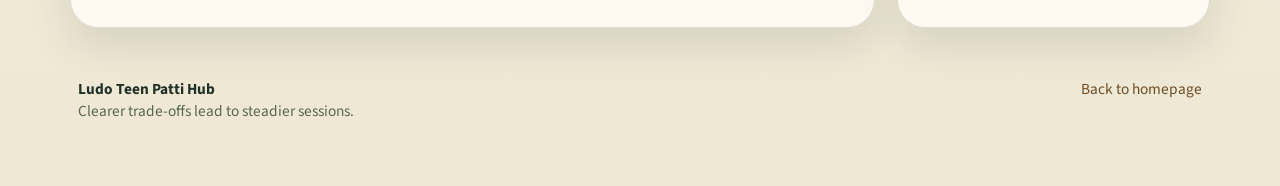
<file: decision-making.html>
<!DOCTYPE html>
<html lang="en">
<head>
  <meta charset="UTF-8">
  <meta name="viewport" content="width=device-width, initial-scale=1.0">
  <title>Ludo and Teen Patti Decision Making | Clearer Trade-Offs Under Pressure</title>
  <meta name="description" content="Learn how experienced players make decisions in Ludo and Teen Patti by identifying the real question, comparing options, and respecting recovery cost.">
  <link rel="stylesheet" href="./assets/css/index.css">
</head>
<body>
  <div class="site-shell">
    <header class="site-topbar">
      <div class="brand">
        <div class="brand-mark">🎲</div>
        <div class="brand-copy">
          <strong>Ludo Teen Patti Hub</strong>
          <span>Calm decisions beat dramatic guesses</span>
        </div>
      </div>
      <nav class="topbar-links" aria-label="Primary">
        <a href="./index.html" data-page="index.html">Home</a>
        <a href="./fundamentals.html" data-page="fundamentals.html">Fundamentals</a>
        <a href="./decision-making.html" data-page="decision-making.html">Decisions</a>
        <a href="./risk-balance.html" data-page="risk-balance.html">Risk</a>
        <a href="./strategic-thinking.html" data-page="strategic-thinking.html">Strategy</a>
      </nav>
    </header>

    <main class="article-shell">
      <section class="article-header">
        <div class="page-kicker">🧠 Decision Process</div>
        <h1 class="page-title">Ludo and Teen Patti Decision Making</h1>
        <p class="lede">
          Decision making is where rules become skill. Two players can know the same basics and still get very different results because one reads
          the moment clearly while the other rushes into the first move that looks acceptable.
        </p>
        <p class="lede">
          From a player's angle, good decisions are not about looking fearless. They are about choosing a line you can still respect even if the
          result turns against you.
        </p>
        <div class="title-meta">
          <span>🧩 Trade-Off Reading</span>
          <span>🛟 Recovery Cost</span>
          <span>🎯 Practical Judgment</span>
        </div>
        <figure class="article-cover">
          <img src="./assets/images/decision-making.webp" alt="Ludo and Teen Patti decision making illustration with notes, tokens, and cards in a study setting">
        </figure>
      </section>

      <section class="article-layout">
        <article class="article-content">
          <h2>🎯 What good decision making looks like</h2>
          <p>
            Good decisions are not just fast or confident. They are grounded. The player notices what matters, compares realistic options,
            and understands the cost of being wrong. That process matters in both games because uncertainty is normal in both games.
          </p>
          <p>
            You rarely need a brilliant answer. You usually need a disciplined one.
          </p>

          <hr>

          <h2>🧠 1. Identify the real question</h2>
          <p>
            Before choosing a move, ask what you are actually deciding. Is this a safety problem, a tempo problem, a pressure problem, or a value problem?
            Players make many bad decisions because they answer the wrong question with confidence.
          </p>
          <p>
            In Ludo, the real issue may be board shape rather than a short-term gain. In Teen Patti, the real issue may be whether the spot deserves any more
            investment at all.
          </p>

          <h2>🧠 2. Compare two real options</h2>
          <p>
            A healthy decision process compares at least two lines. If you only look at the first option you liked, you are not choosing, you are reacting.
            Comparison forces you to say what each move gains and what each move gives up.
          </p>

          <h2>🧠 3. Weigh upside against recovery cost</h2>
          <p>
            One of the most practical habits in strategy games is asking, "If I am slightly wrong, how hard is this to recover from?" A move with decent upside
            but terrible recovery cost is often weaker than it first appears.
          </p>
          <p>
            This matters most when emotion is involved. Players who feel behind often choose lines with high drama and low recoverability.
          </p>

          <h2>🧠 4. Use context as a tie-breaker</h2>
          <p>
            When two lines are close, context decides. In Ludo, that context may be token distribution, opponent proximity, or how close a scoring route is.
            In Teen Patti, it may be table position, recent action patterns, and how meaningful the current pressure really is.
          </p>
          <blockquote>Context does not replace fundamentals. It tells you which fundamental matters more right now.</blockquote>

          <h2>🧠 5. Commit cleanly after choosing</h2>
          <p>
            Once you make the decision, play it clearly. Half-committed choices create sloppy follow-up because your mind is still arguing with itself after the move
            is already in motion. Clean commitment also makes later review much easier.
          </p>

          <h2>🧠 6. Separate decision quality from outcome</h2>
          <p>
            A correct decision can still fail because the game contains uncertainty. A weak decision can still succeed because the game also contains variance.
            If you cannot separate those two things, your learning loop becomes unreliable.
          </p>

          <h2>🧠 7. Build a short thinking routine</h2>
          <p>
            A useful internal checklist is simple: What matters most right now? What are my two real options? What is the cost if my read is off?
            Which line keeps the better future? The point is not to overthink every turn. The point is to interrupt careless autopilot.
          </p>

          <hr>

          <h2>⚠️ Common Mistakes</h2>
          <ul>
            <li>Answering the wrong strategic question.</li>
            <li>Choosing the first acceptable move without comparison.</li>
            <li>Overvaluing upside and ignoring recovery cost.</li>
            <li>Letting recent emotion replace broader context.</li>
            <li>Judging the decision only by the final result.</li>
          </ul>

          <h2>🧾 Summary</h2>
          <p>
            Ludo and Teen Patti decision making improves when you stop chasing perfect moves and start making clearer trade-offs. Identify the real question,
            compare realistic options, respect recovery cost, and review the logic honestly afterward. That is what turns experience into actual judgment.
          </p>
        </article>

        <aside class="article-sidecard">
          <h3>Quick Navigation</h3>
          <nav class="side-nav">
            <a href="./common-mistakes.html">Back: Common Mistakes</a>
            <a href="./game-awareness.html">Next: Game Awareness</a>
            <a href="./risk-balance.html">Risk Balance</a>
            <a href="./strategic-thinking.html">Strategic Thinking</a>
            <a href="./index.html">Home</a>
          </nav>

          <h3 style="margin-top: 24px;">🔍 SEO Keywords</h3>
          <ul class="keyword-list">
            <li>ludo and teen patti decision making</li>
            <li>ludo move selection</li>
            <li>teen patti judgment guide</li>
            <li>strategic trade-off thinking</li>
            <li>game decision process</li>
          </ul>

          <h3 style="margin-top: 24px;">Related Pages</h3>
          <div class="related-grid" style="grid-template-columns: 1fr;">
            <a class="related-card" href="./game-awareness.html">
              <span class="icon">👀</span>
              <h3>Game Awareness</h3>
              <p>Notice the right clues before the choice is made.</p>
            </a>
            <a class="related-card" href="./risk-balance.html">
              <span class="icon">⚖️</span>
              <h3>Risk Balance</h3>
              <p>See how better risk reading improves your decisions.</p>
            </a>
            <a class="related-card" href="./strategic-thinking.html">
              <span class="icon">🗺️</span>
              <h3>Strategic Thinking</h3>
              <p>Connect individual choices to the future shape of the game.</p>
            </a>
          </div>
        </aside>
      </section>
    </main>

    <footer class="site-footer">
      <div><strong>Ludo Teen Patti Hub</strong><br>Clearer trade-offs lead to steadier sessions.</div>
      <div><a href="./index.html">Back to homepage</a></div>
    </footer>
  </div>
  <script src="./assets/js/index.js"></script>
</body>
</html>
</file>
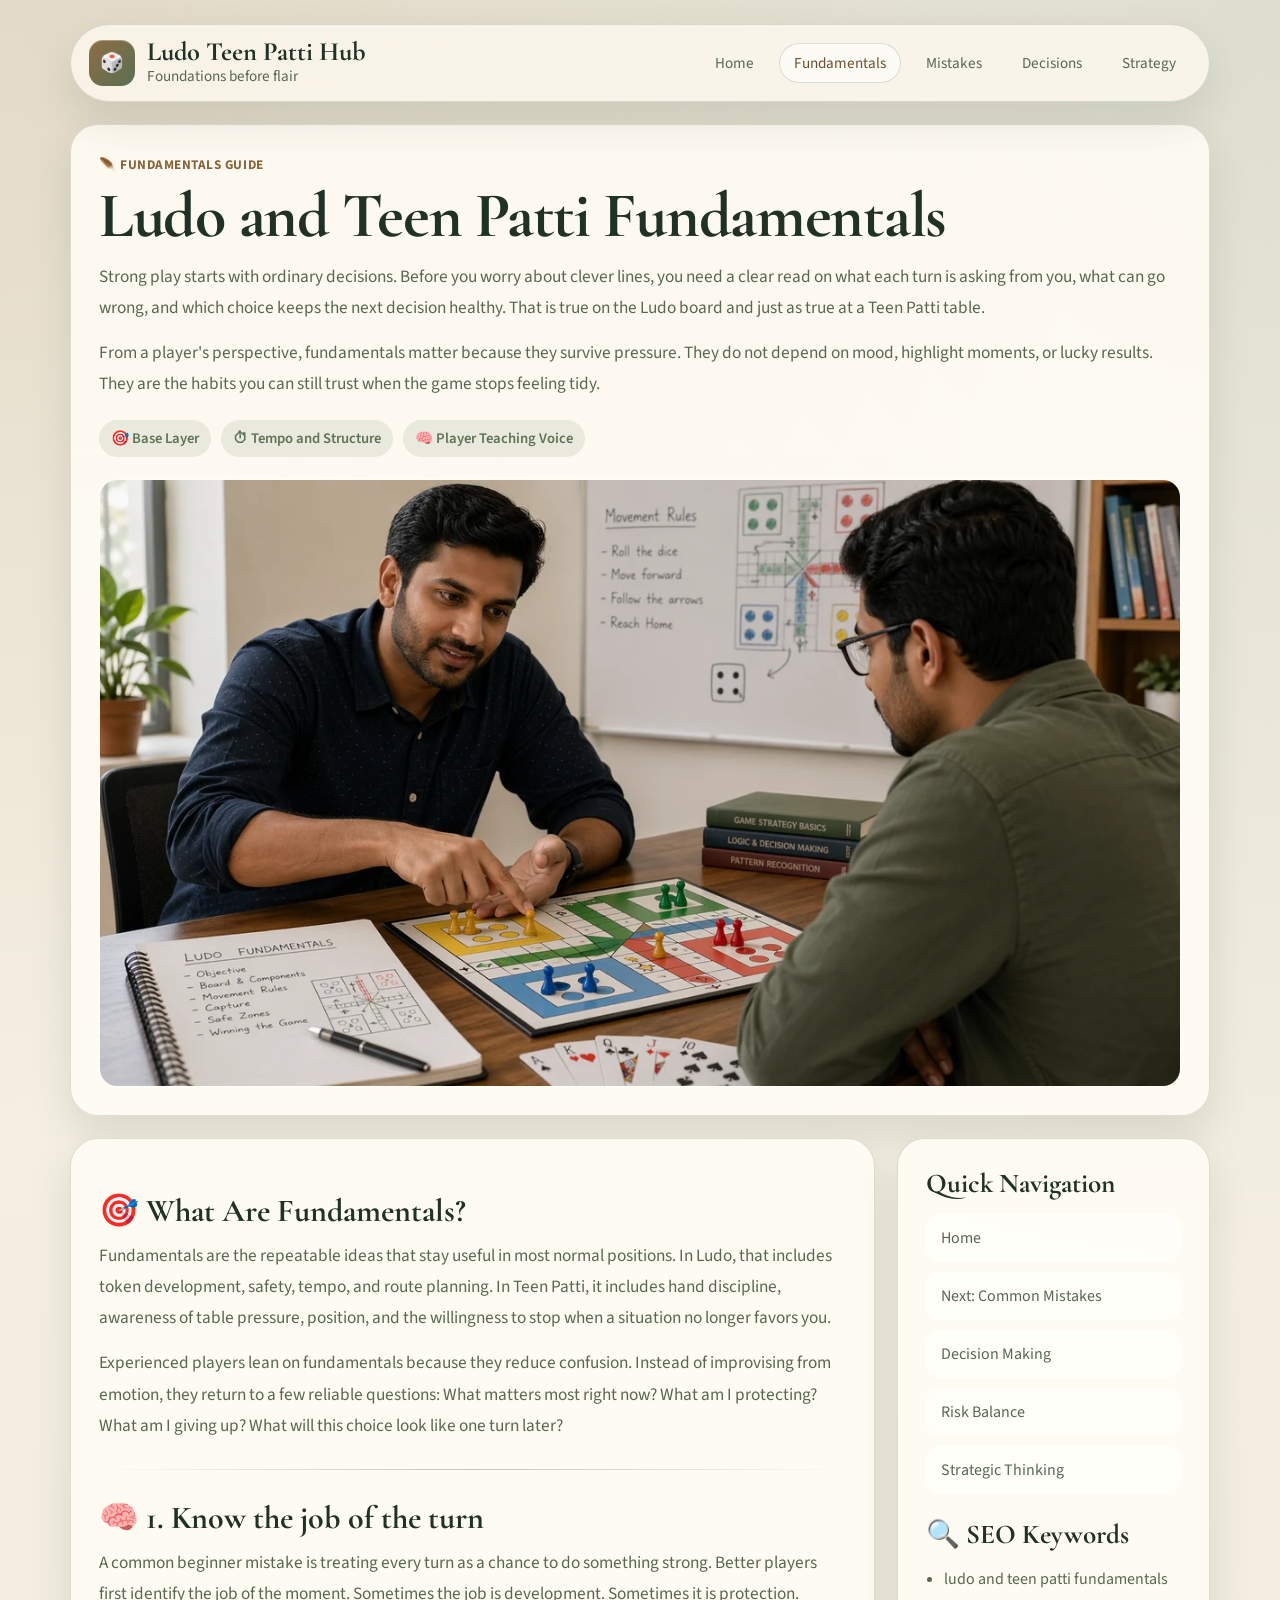
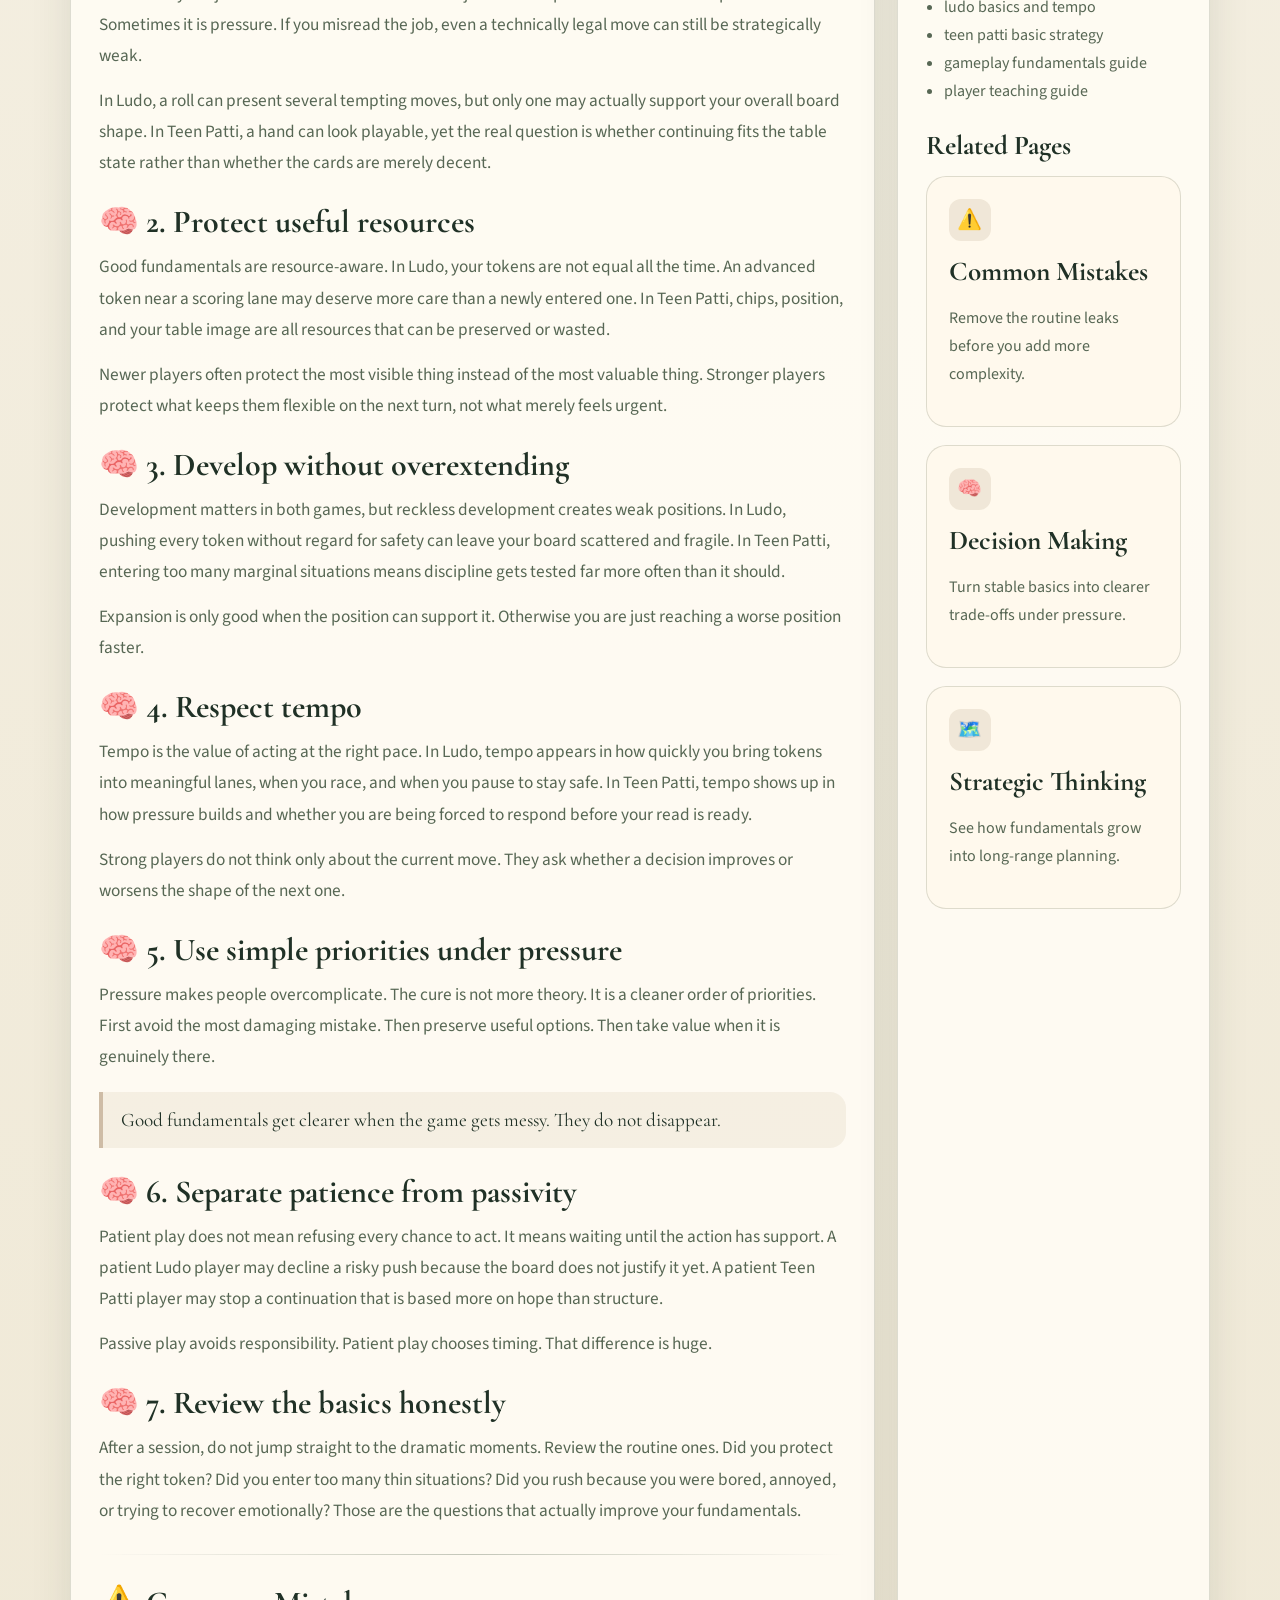
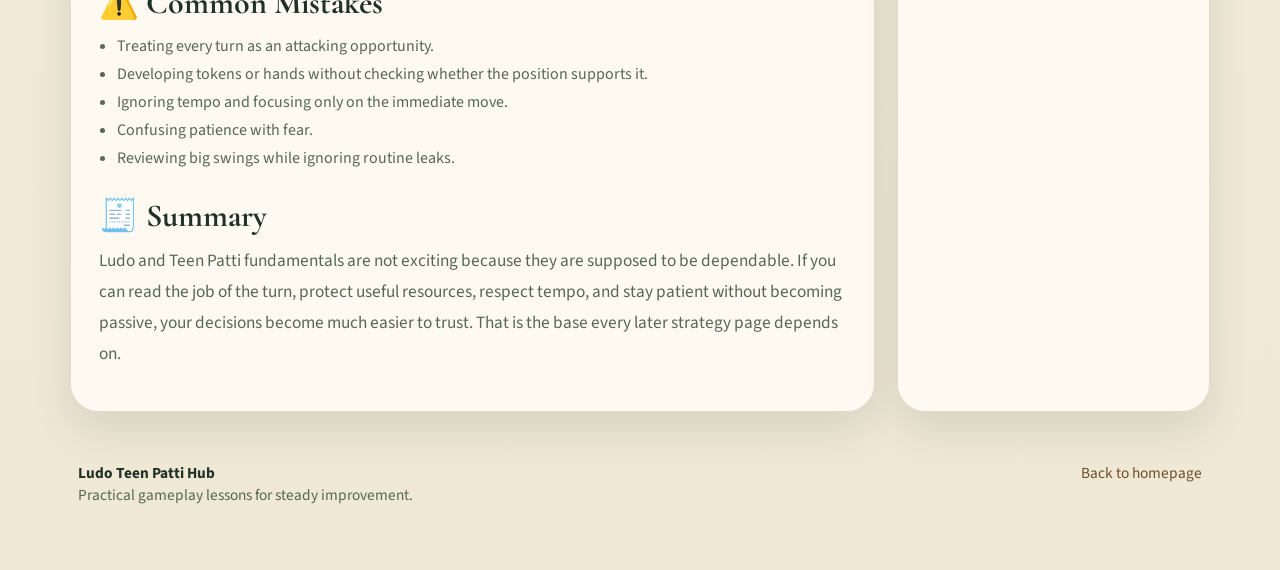
<file: fundamentals.html>
<!DOCTYPE html>
<html lang="en">
<head>
  <meta charset="UTF-8">
  <meta name="viewport" content="width=device-width, initial-scale=1.0">
  <title>Ludo and Teen Patti Fundamentals | Stable Decisions Before Fancy Strategy</title>
  <meta name="description" content="Learn the gameplay fundamentals of Ludo and Teen Patti from an experienced player's angle: tempo, protection, development, patience, and decision structure.">
  <link rel="stylesheet" href="./assets/css/index.css">
</head>
<body>
  <div class="site-shell">
    <header class="site-topbar">
      <div class="brand">
        <div class="brand-mark">🎲</div>
        <div class="brand-copy">
          <strong>Ludo Teen Patti Hub</strong>
          <span>Foundations before flair</span>
        </div>
      </div>
      <nav class="topbar-links" aria-label="Primary">
        <a href="./index.html" data-page="index.html">Home</a>
        <a href="./fundamentals.html" data-page="fundamentals.html">Fundamentals</a>
        <a href="./common-mistakes.html" data-page="common-mistakes.html">Mistakes</a>
        <a href="./decision-making.html" data-page="decision-making.html">Decisions</a>
        <a href="./strategic-thinking.html" data-page="strategic-thinking.html">Strategy</a>
      </nav>
    </header>

    <main class="article-shell">
      <section class="article-header">
        <div class="page-kicker">🪶 Fundamentals Guide</div>
        <h1 class="page-title">Ludo and Teen Patti Fundamentals</h1>
        <p class="lede">
          Strong play starts with ordinary decisions. Before you worry about clever lines, you need a clear read
          on what each turn is asking from you, what can go wrong, and which choice keeps the next decision healthy.
          That is true on the Ludo board and just as true at a Teen Patti table.
        </p>
        <p class="lede">
          From a player's perspective, fundamentals matter because they survive pressure. They do not depend on mood,
          highlight moments, or lucky results. They are the habits you can still trust when the game stops feeling tidy.
        </p>
        <div class="title-meta">
          <span>🎯 Base Layer</span>
          <span>⏱ Tempo and Structure</span>
          <span>🧠 Player Teaching Voice</span>
        </div>
        <figure class="article-cover">
          <img src="./assets/images/fundamentals.webp" alt="Ludo and Teen Patti fundamentals illustration in a calm educational workspace">
        </figure>
      </section>

      <section class="article-layout">
        <article class="article-content">
          <h2>🎯 What Are Fundamentals?</h2>
          <p>
            Fundamentals are the repeatable ideas that stay useful in most normal positions. In Ludo, that includes
            token development, safety, tempo, and route planning. In Teen Patti, it includes hand discipline, awareness
            of table pressure, position, and the willingness to stop when a situation no longer favors you.
          </p>
          <p>
            Experienced players lean on fundamentals because they reduce confusion. Instead of improvising from emotion,
            they return to a few reliable questions: What matters most right now? What am I protecting? What am I giving up?
            What will this choice look like one turn later?
          </p>

          <hr>

          <h2>🧠 1. Know the job of the turn</h2>
          <p>
            A common beginner mistake is treating every turn as a chance to do something strong. Better players first identify
            the job of the moment. Sometimes the job is development. Sometimes it is protection. Sometimes it is pressure.
            If you misread the job, even a technically legal move can still be strategically weak.
          </p>
          <p>
            In Ludo, a roll can present several tempting moves, but only one may actually support your overall board shape.
            In Teen Patti, a hand can look playable, yet the real question is whether continuing fits the table state rather than
            whether the cards are merely decent.
          </p>

          <h2>🧠 2. Protect useful resources</h2>
          <p>
            Good fundamentals are resource-aware. In Ludo, your tokens are not equal all the time. An advanced token near a scoring
            lane may deserve more care than a newly entered one. In Teen Patti, chips, position, and your table image are all resources
            that can be preserved or wasted.
          </p>
          <p>
            Newer players often protect the most visible thing instead of the most valuable thing. Stronger players protect what keeps
            them flexible on the next turn, not what merely feels urgent.
          </p>

          <h2>🧠 3. Develop without overextending</h2>
          <p>
            Development matters in both games, but reckless development creates weak positions. In Ludo, pushing every token without
            regard for safety can leave your board scattered and fragile. In Teen Patti, entering too many marginal situations means
            discipline gets tested far more often than it should.
          </p>
          <p>
            Expansion is only good when the position can support it. Otherwise you are just reaching a worse position faster.
          </p>

          <h2>🧠 4. Respect tempo</h2>
          <p>
            Tempo is the value of acting at the right pace. In Ludo, tempo appears in how quickly you bring tokens into meaningful lanes,
            when you race, and when you pause to stay safe. In Teen Patti, tempo shows up in how pressure builds and whether you are being
            forced to respond before your read is ready.
          </p>
          <p>
            Strong players do not think only about the current move. They ask whether a decision improves or worsens the shape of the next one.
          </p>

          <h2>🧠 5. Use simple priorities under pressure</h2>
          <p>
            Pressure makes people overcomplicate. The cure is not more theory. It is a cleaner order of priorities. First avoid the most damaging
            mistake. Then preserve useful options. Then take value when it is genuinely there.
          </p>
          <blockquote>Good fundamentals get clearer when the game gets messy. They do not disappear.</blockquote>

          <h2>🧠 6. Separate patience from passivity</h2>
          <p>
            Patient play does not mean refusing every chance to act. It means waiting until the action has support. A patient Ludo player may
            decline a risky push because the board does not justify it yet. A patient Teen Patti player may stop a continuation that is based more
            on hope than structure.
          </p>
          <p>
            Passive play avoids responsibility. Patient play chooses timing. That difference is huge.
          </p>

          <h2>🧠 7. Review the basics honestly</h2>
          <p>
            After a session, do not jump straight to the dramatic moments. Review the routine ones. Did you protect the right token? Did you enter
            too many thin situations? Did you rush because you were bored, annoyed, or trying to recover emotionally? Those are the questions that
            actually improve your fundamentals.
          </p>

          <hr>

          <h2>⚠️ Common Mistakes</h2>
          <ul>
            <li>Treating every turn as an attacking opportunity.</li>
            <li>Developing tokens or hands without checking whether the position supports it.</li>
            <li>Ignoring tempo and focusing only on the immediate move.</li>
            <li>Confusing patience with fear.</li>
            <li>Reviewing big swings while ignoring routine leaks.</li>
          </ul>

          <h2>🧾 Summary</h2>
          <p>
            Ludo and Teen Patti fundamentals are not exciting because they are supposed to be dependable. If you can read the job of the turn,
            protect useful resources, respect tempo, and stay patient without becoming passive, your decisions become much easier to trust.
            That is the base every later strategy page depends on.
          </p>
        </article>

        <aside class="article-sidecard">
          <h3>Quick Navigation</h3>
          <nav class="side-nav">
            <a href="./index.html">Home</a>
            <a href="./common-mistakes.html">Next: Common Mistakes</a>
            <a href="./decision-making.html">Decision Making</a>
            <a href="./risk-balance.html">Risk Balance</a>
            <a href="./strategic-thinking.html">Strategic Thinking</a>
          </nav>

          <h3 style="margin-top: 24px;">🔍 SEO Keywords</h3>
          <ul class="keyword-list">
            <li>ludo and teen patti fundamentals</li>
            <li>ludo basics and tempo</li>
            <li>teen patti basic strategy</li>
            <li>gameplay fundamentals guide</li>
            <li>player teaching guide</li>
          </ul>

          <h3 style="margin-top: 24px;">Related Pages</h3>
          <div class="related-grid" style="grid-template-columns: 1fr;">
            <a class="related-card" href="./common-mistakes.html">
              <span class="icon">⚠️</span>
              <h3>Common Mistakes</h3>
              <p>Remove the routine leaks before you add more complexity.</p>
            </a>
            <a class="related-card" href="./decision-making.html">
              <span class="icon">🧠</span>
              <h3>Decision Making</h3>
              <p>Turn stable basics into clearer trade-offs under pressure.</p>
            </a>
            <a class="related-card" href="./strategic-thinking.html">
              <span class="icon">🗺️</span>
              <h3>Strategic Thinking</h3>
              <p>See how fundamentals grow into long-range planning.</p>
            </a>
          </div>
        </aside>
      </section>
    </main>

    <footer class="site-footer">
      <div><strong>Ludo Teen Patti Hub</strong><br>Practical gameplay lessons for steady improvement.</div>
      <div><a href="./index.html">Back to homepage</a></div>
    </footer>
  </div>
  <script src="./assets/js/index.js"></script>
</body>
</html>
</file>
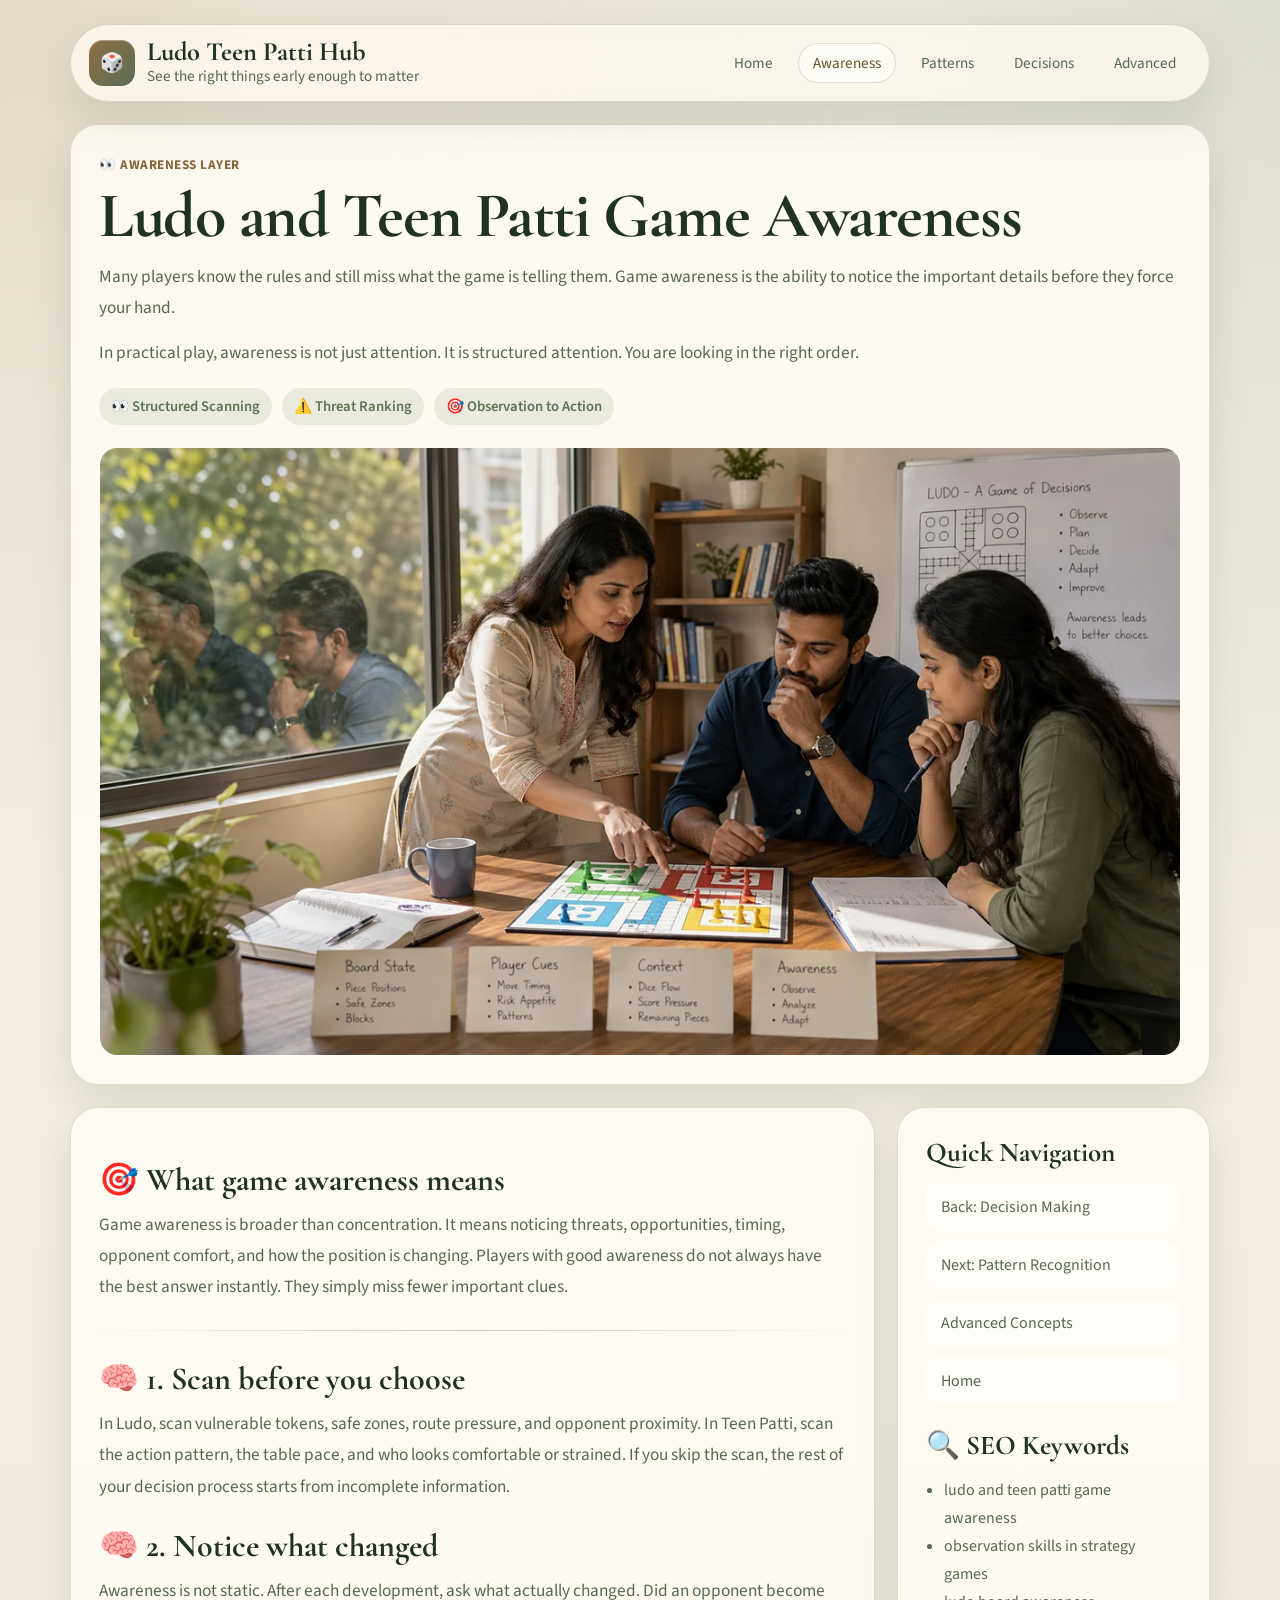
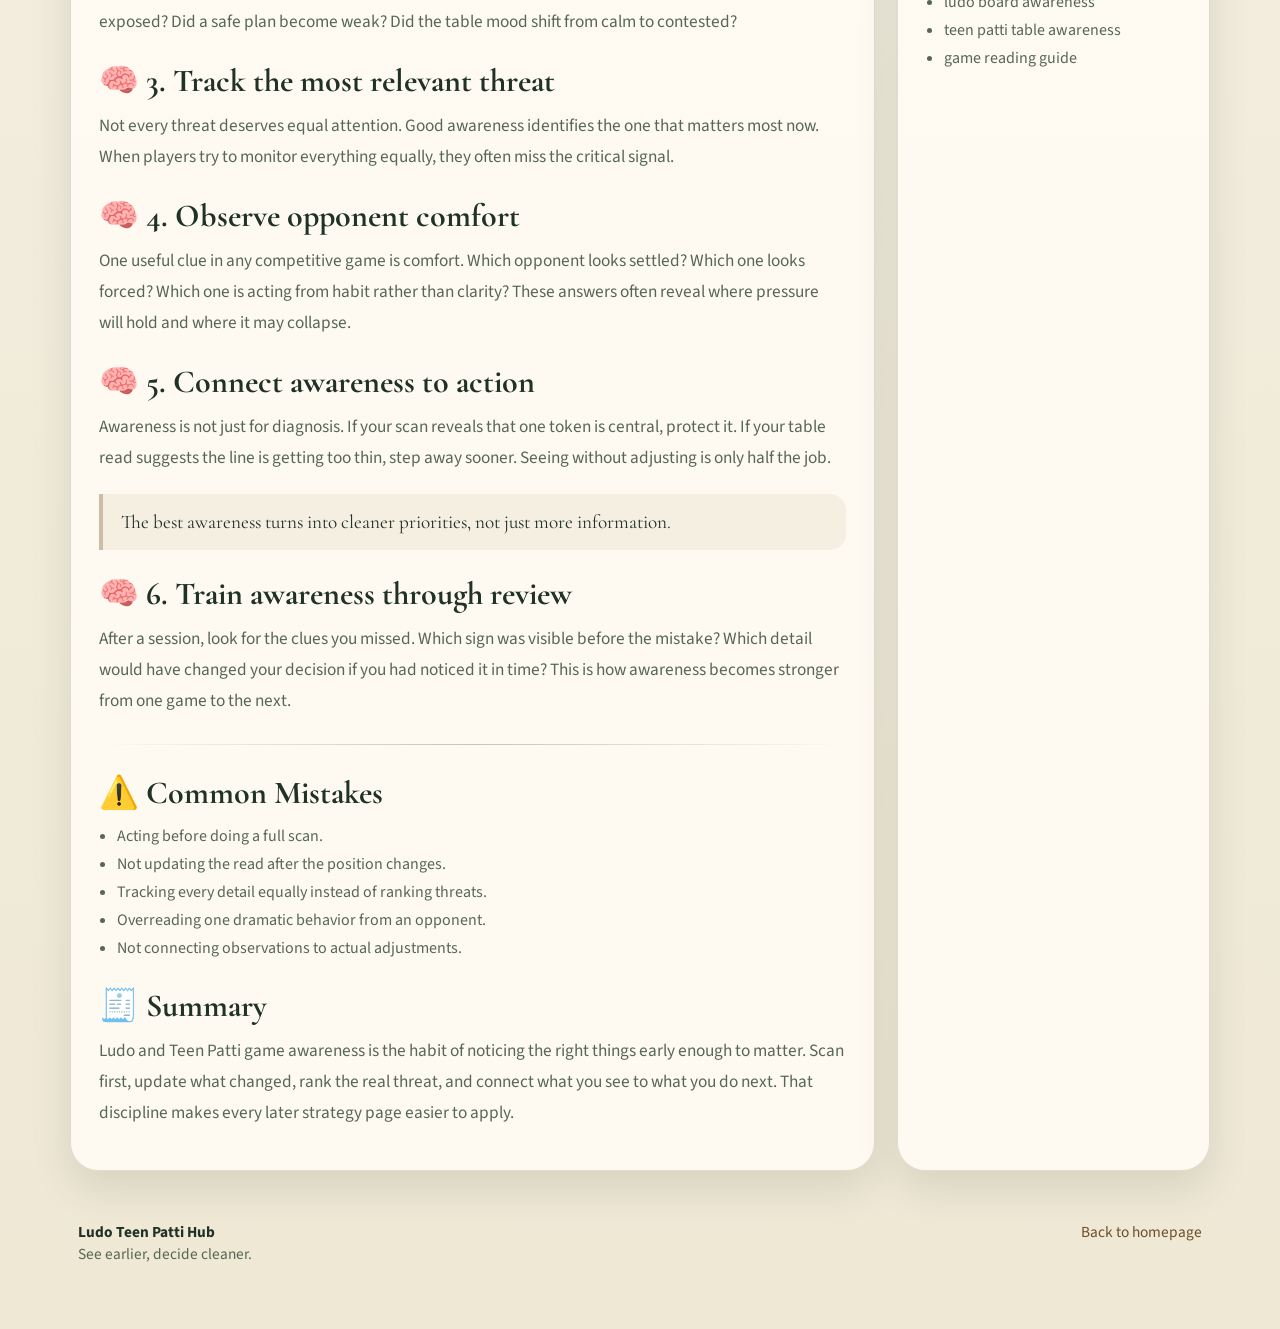
<file: game-awareness.html>
<!DOCTYPE html>
<html lang="en">
<head>
  <meta charset="UTF-8">
  <meta name="viewport" content="width=device-width, initial-scale=1.0">
  <title>Ludo and Teen Patti Game Awareness | Notice the Right Clues Earlier</title>
  <meta name="description" content="Improve game awareness in Ludo and Teen Patti by learning how to scan positions, track meaningful threats, and convert observation into action.">
  <link rel="stylesheet" href="./assets/css/index.css">
</head>
<body>
  <div class="site-shell">
    <header class="site-topbar">
      <div class="brand">
        <div class="brand-mark">🎲</div>
        <div class="brand-copy">
          <strong>Ludo Teen Patti Hub</strong>
          <span>See the right things early enough to matter</span>
        </div>
      </div>
      <nav class="topbar-links" aria-label="Primary">
        <a href="./index.html" data-page="index.html">Home</a>
        <a href="./game-awareness.html" data-page="game-awareness.html">Awareness</a>
        <a href="./pattern-recognition.html" data-page="pattern-recognition.html">Patterns</a>
        <a href="./decision-making.html" data-page="decision-making.html">Decisions</a>
        <a href="./advanced-concepts.html" data-page="advanced-concepts.html">Advanced</a>
      </nav>
    </header>

    <main class="article-shell">
      <section class="article-header">
        <div class="page-kicker">👀 Awareness Layer</div>
        <h1 class="page-title">Ludo and Teen Patti Game Awareness</h1>
        <p class="lede">
          Many players know the rules and still miss what the game is telling them. Game awareness is the ability to notice the important details
          before they force your hand.
        </p>
        <p class="lede">
          In practical play, awareness is not just attention. It is structured attention. You are looking in the right order.
        </p>
        <div class="title-meta">
          <span>👀 Structured Scanning</span>
          <span>⚠️ Threat Ranking</span>
          <span>🎯 Observation to Action</span>
        </div>
        <figure class="article-cover">
          <img src="./assets/images/game-awareness.webp" alt="Ludo and Teen Patti game awareness illustration with observation notes and strategy diagrams">
        </figure>
      </section>

      <section class="article-layout">
        <article class="article-content">
          <h2>🎯 What game awareness means</h2>
          <p>
            Game awareness is broader than concentration. It means noticing threats, opportunities, timing, opponent comfort, and how the position is changing.
            Players with good awareness do not always have the best answer instantly. They simply miss fewer important clues.
          </p>

          <hr>

          <h2>🧠 1. Scan before you choose</h2>
          <p>
            In Ludo, scan vulnerable tokens, safe zones, route pressure, and opponent proximity. In Teen Patti, scan the action pattern, the table pace,
            and who looks comfortable or strained. If you skip the scan, the rest of your decision process starts from incomplete information.
          </p>

          <h2>🧠 2. Notice what changed</h2>
          <p>
            Awareness is not static. After each development, ask what actually changed. Did an opponent become exposed? Did a safe plan become weak?
            Did the table mood shift from calm to contested?
          </p>

          <h2>🧠 3. Track the most relevant threat</h2>
          <p>
            Not every threat deserves equal attention. Good awareness identifies the one that matters most now. When players try to monitor everything
            equally, they often miss the critical signal.
          </p>

          <h2>🧠 4. Observe opponent comfort</h2>
          <p>
            One useful clue in any competitive game is comfort. Which opponent looks settled? Which one looks forced? Which one is acting from habit rather
            than clarity? These answers often reveal where pressure will hold and where it may collapse.
          </p>

          <h2>🧠 5. Connect awareness to action</h2>
          <p>
            Awareness is not just for diagnosis. If your scan reveals that one token is central, protect it. If your table read suggests the line is getting
            too thin, step away sooner. Seeing without adjusting is only half the job.
          </p>
          <blockquote>The best awareness turns into cleaner priorities, not just more information.</blockquote>

          <h2>🧠 6. Train awareness through review</h2>
          <p>
            After a session, look for the clues you missed. Which sign was visible before the mistake? Which detail would have changed your decision
            if you had noticed it in time? This is how awareness becomes stronger from one game to the next.
          </p>

          <hr>

          <h2>⚠️ Common Mistakes</h2>
          <ul>
            <li>Acting before doing a full scan.</li>
            <li>Not updating the read after the position changes.</li>
            <li>Tracking every detail equally instead of ranking threats.</li>
            <li>Overreading one dramatic behavior from an opponent.</li>
            <li>Not connecting observations to actual adjustments.</li>
          </ul>

          <h2>🧾 Summary</h2>
          <p>
            Ludo and Teen Patti game awareness is the habit of noticing the right things early enough to matter. Scan first, update what changed,
            rank the real threat, and connect what you see to what you do next. That discipline makes every later strategy page easier to apply.
          </p>
        </article>

        <aside class="article-sidecard">
          <h3>Quick Navigation</h3>
          <nav class="side-nav">
            <a href="./decision-making.html">Back: Decision Making</a>
            <a href="./pattern-recognition.html">Next: Pattern Recognition</a>
            <a href="./advanced-concepts.html">Advanced Concepts</a>
            <a href="./index.html">Home</a>
          </nav>

          <h3 style="margin-top: 24px;">🔍 SEO Keywords</h3>
          <ul class="keyword-list">
            <li>ludo and teen patti game awareness</li>
            <li>observation skills in strategy games</li>
            <li>ludo board awareness</li>
            <li>teen patti table awareness</li>
            <li>game reading guide</li>
          </ul>
        </aside>
      </section>
    </main>

    <footer class="site-footer">
      <div><strong>Ludo Teen Patti Hub</strong><br>See earlier, decide cleaner.</div>
      <div><a href="./index.html">Back to homepage</a></div>
    </footer>
  </div>
  <script src="./assets/js/index.js"></script>
</body>
</html>
</file>
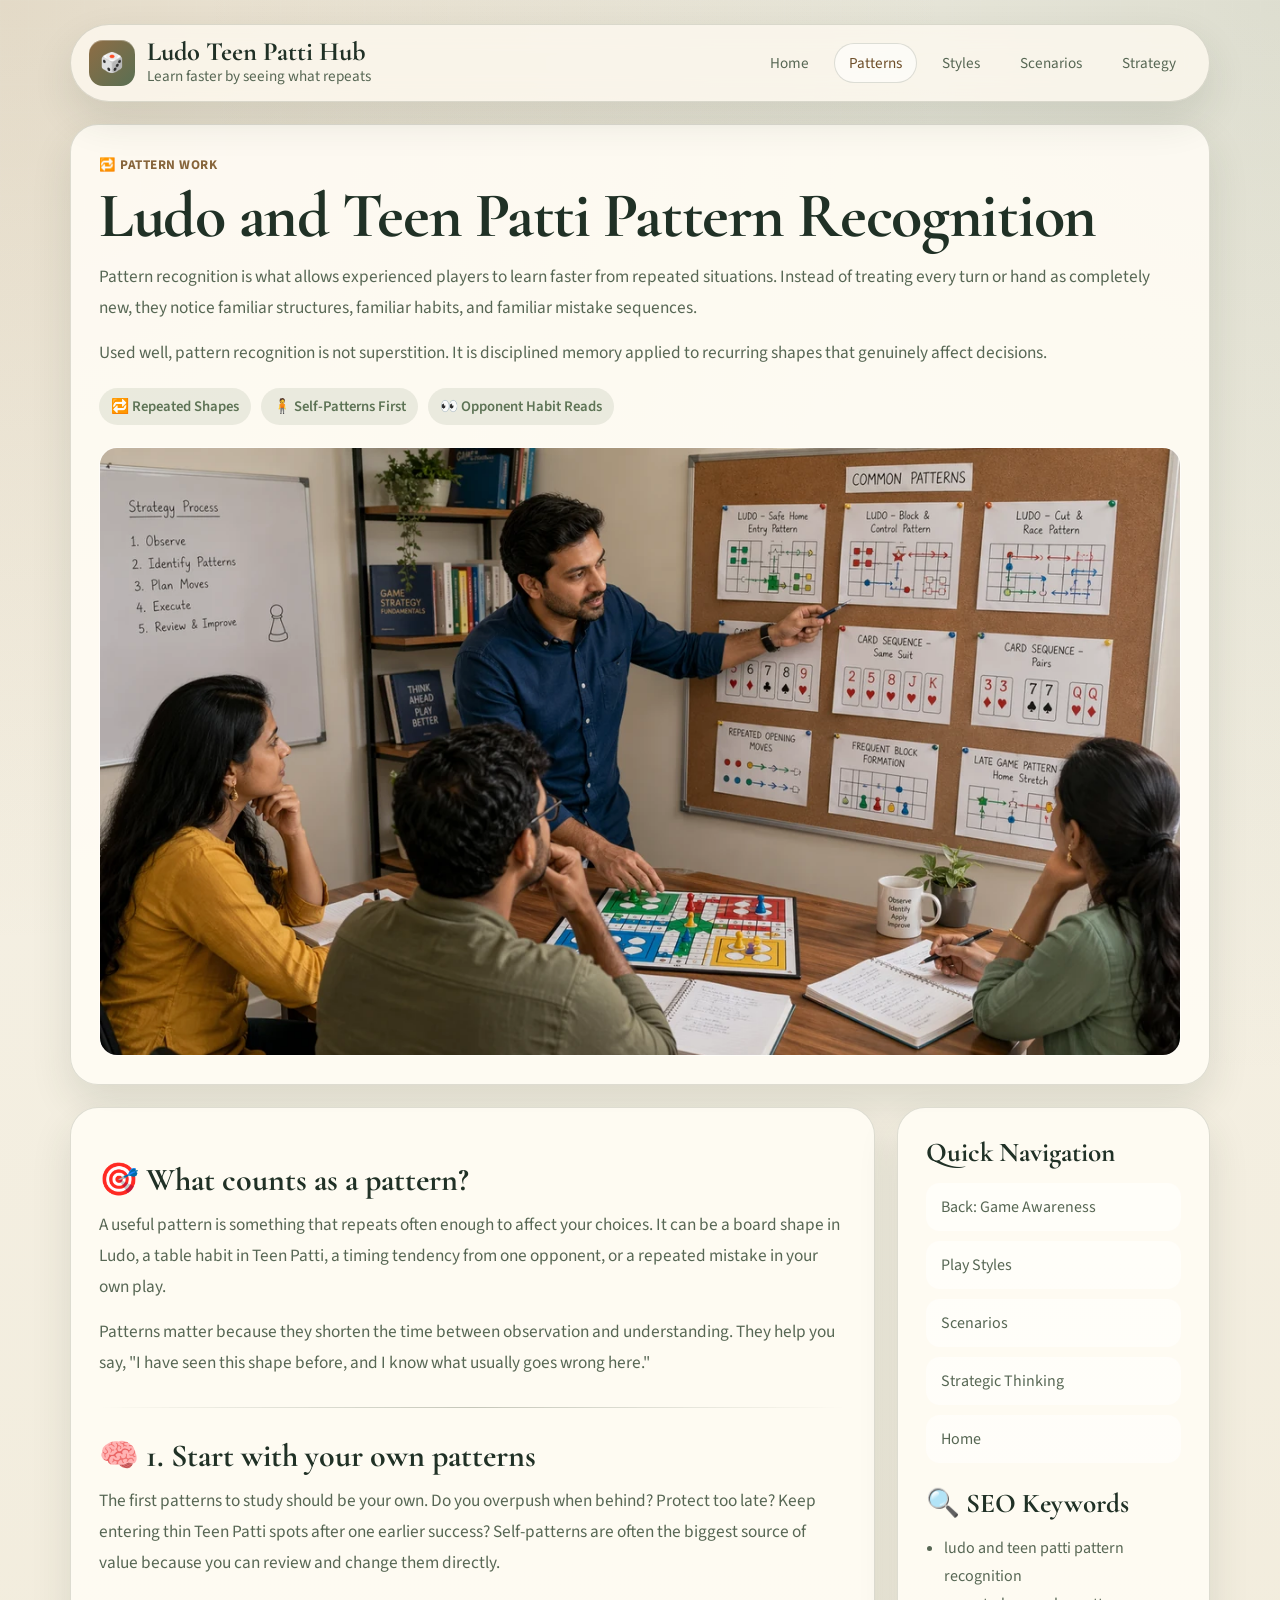
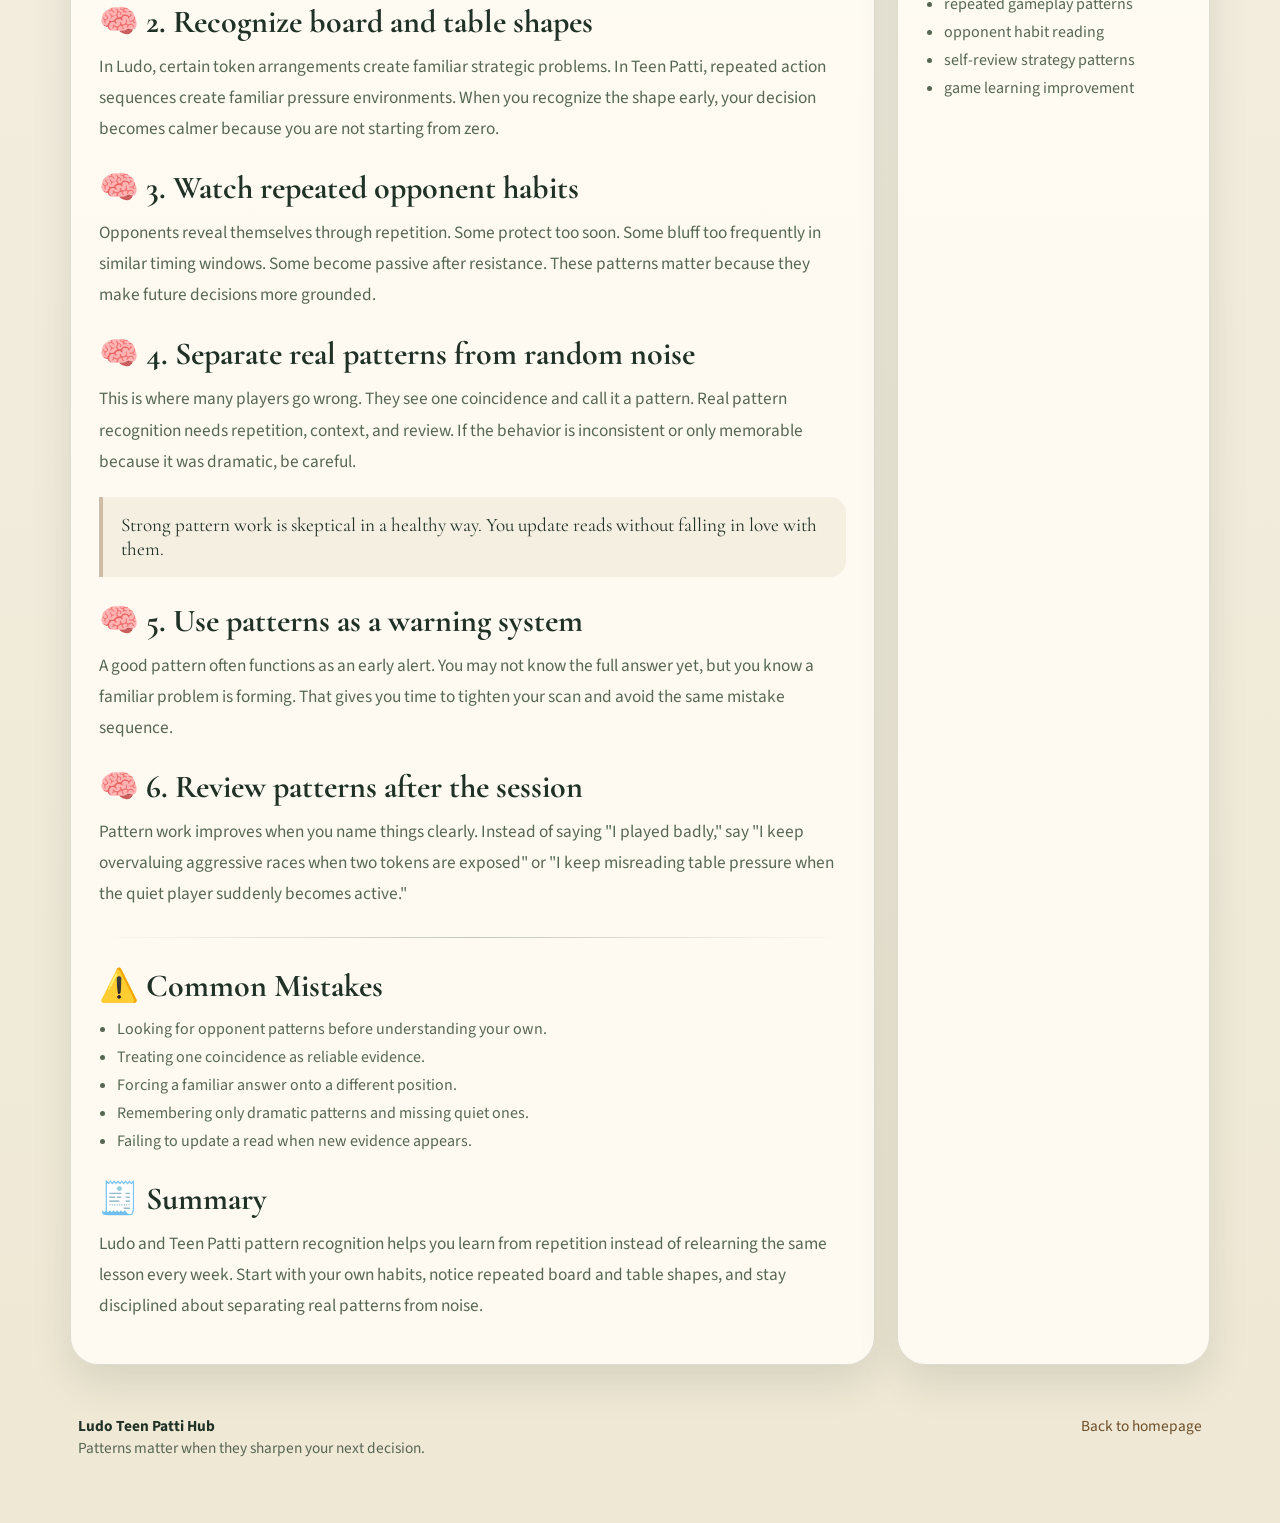
<file: pattern-recognition.html>
<!DOCTYPE html>
<html lang="en">
<head>
  <meta charset="UTF-8">
  <meta name="viewport" content="width=device-width, initial-scale=1.0">
  <title>Ludo and Teen Patti Pattern Recognition | Learning From Repeated Shapes</title>
  <meta name="description" content="Improve pattern recognition in Ludo and Teen Patti by learning how to spot recurring board shapes, table habits, and your own repeated mistakes.">
  <link rel="stylesheet" href="./assets/css/index.css">
</head>
<body>
  <div class="site-shell">
    <header class="site-topbar">
      <div class="brand">
        <div class="brand-mark">🎲</div>
        <div class="brand-copy">
          <strong>Ludo Teen Patti Hub</strong>
          <span>Learn faster by seeing what repeats</span>
        </div>
      </div>
      <nav class="topbar-links" aria-label="Primary">
        <a href="./index.html" data-page="index.html">Home</a>
        <a href="./pattern-recognition.html" data-page="pattern-recognition.html">Patterns</a>
        <a href="./play-styles.html" data-page="play-styles.html">Styles</a>
        <a href="./scenarios.html" data-page="scenarios.html">Scenarios</a>
        <a href="./strategic-thinking.html" data-page="strategic-thinking.html">Strategy</a>
      </nav>
    </header>

    <main class="article-shell">
      <section class="article-header">
        <div class="page-kicker">🔁 Pattern Work</div>
        <h1 class="page-title">Ludo and Teen Patti Pattern Recognition</h1>
        <p class="lede">
          Pattern recognition is what allows experienced players to learn faster from repeated situations. Instead of treating every turn or hand as completely
          new, they notice familiar structures, familiar habits, and familiar mistake sequences.
        </p>
        <p class="lede">
          Used well, pattern recognition is not superstition. It is disciplined memory applied to recurring shapes that genuinely affect decisions.
        </p>
        <div class="title-meta">
          <span>🔁 Repeated Shapes</span>
          <span>🧍 Self-Patterns First</span>
          <span>👀 Opponent Habit Reads</span>
        </div>
        <figure class="article-cover">
          <img src="./assets/images/pattern-recognition.webp" alt="Ludo and Teen Patti pattern recognition illustration with repeatable gameplay patterns and notes">
        </figure>
      </section>

      <section class="article-layout">
        <article class="article-content">
          <h2>🎯 What counts as a pattern?</h2>
          <p>
            A useful pattern is something that repeats often enough to affect your choices. It can be a board shape in Ludo, a table habit in Teen Patti,
            a timing tendency from one opponent, or a repeated mistake in your own play.
          </p>
          <p>
            Patterns matter because they shorten the time between observation and understanding. They help you say, "I have seen this shape before,
            and I know what usually goes wrong here."
          </p>

          <hr>

          <h2>🧠 1. Start with your own patterns</h2>
          <p>
            The first patterns to study should be your own. Do you overpush when behind? Protect too late? Keep entering thin Teen Patti spots after one earlier success?
            Self-patterns are often the biggest source of value because you can review and change them directly.
          </p>

          <h2>🧠 2. Recognize board and table shapes</h2>
          <p>
            In Ludo, certain token arrangements create familiar strategic problems. In Teen Patti, repeated action sequences create familiar pressure environments.
            When you recognize the shape early, your decision becomes calmer because you are not starting from zero.
          </p>

          <h2>🧠 3. Watch repeated opponent habits</h2>
          <p>
            Opponents reveal themselves through repetition. Some protect too soon. Some bluff too frequently in similar timing windows. Some become passive after resistance.
            These patterns matter because they make future decisions more grounded.
          </p>

          <h2>🧠 4. Separate real patterns from random noise</h2>
          <p>
            This is where many players go wrong. They see one coincidence and call it a pattern. Real pattern recognition needs repetition, context, and review.
            If the behavior is inconsistent or only memorable because it was dramatic, be careful.
          </p>
          <blockquote>Strong pattern work is skeptical in a healthy way. You update reads without falling in love with them.</blockquote>

          <h2>🧠 5. Use patterns as a warning system</h2>
          <p>
            A good pattern often functions as an early alert. You may not know the full answer yet, but you know a familiar problem is forming. That gives you time to
            tighten your scan and avoid the same mistake sequence.
          </p>

          <h2>🧠 6. Review patterns after the session</h2>
          <p>
            Pattern work improves when you name things clearly. Instead of saying "I played badly," say "I keep overvaluing aggressive races when two tokens are exposed"
            or "I keep misreading table pressure when the quiet player suddenly becomes active."
          </p>

          <hr>

          <h2>⚠️ Common Mistakes</h2>
          <ul>
            <li>Looking for opponent patterns before understanding your own.</li>
            <li>Treating one coincidence as reliable evidence.</li>
            <li>Forcing a familiar answer onto a different position.</li>
            <li>Remembering only dramatic patterns and missing quiet ones.</li>
            <li>Failing to update a read when new evidence appears.</li>
          </ul>

          <h2>🧾 Summary</h2>
          <p>
            Ludo and Teen Patti pattern recognition helps you learn from repetition instead of relearning the same lesson every week. Start with your own habits,
            notice repeated board and table shapes, and stay disciplined about separating real patterns from noise.
          </p>
        </article>

        <aside class="article-sidecard">
          <h3>Quick Navigation</h3>
          <nav class="side-nav">
            <a href="./game-awareness.html">Back: Game Awareness</a>
            <a href="./play-styles.html">Play Styles</a>
            <a href="./scenarios.html">Scenarios</a>
            <a href="./strategic-thinking.html">Strategic Thinking</a>
            <a href="./index.html">Home</a>
          </nav>

          <h3 style="margin-top: 24px;">🔍 SEO Keywords</h3>
          <ul class="keyword-list">
            <li>ludo and teen patti pattern recognition</li>
            <li>repeated gameplay patterns</li>
            <li>opponent habit reading</li>
            <li>self-review strategy patterns</li>
            <li>game learning improvement</li>
          </ul>
        </aside>
      </section>
    </main>

    <footer class="site-footer">
      <div><strong>Ludo Teen Patti Hub</strong><br>Patterns matter when they sharpen your next decision.</div>
      <div><a href="./index.html">Back to homepage</a></div>
    </footer>
  </div>
  <script src="./assets/js/index.js"></script>
</body>
</html>
</file>
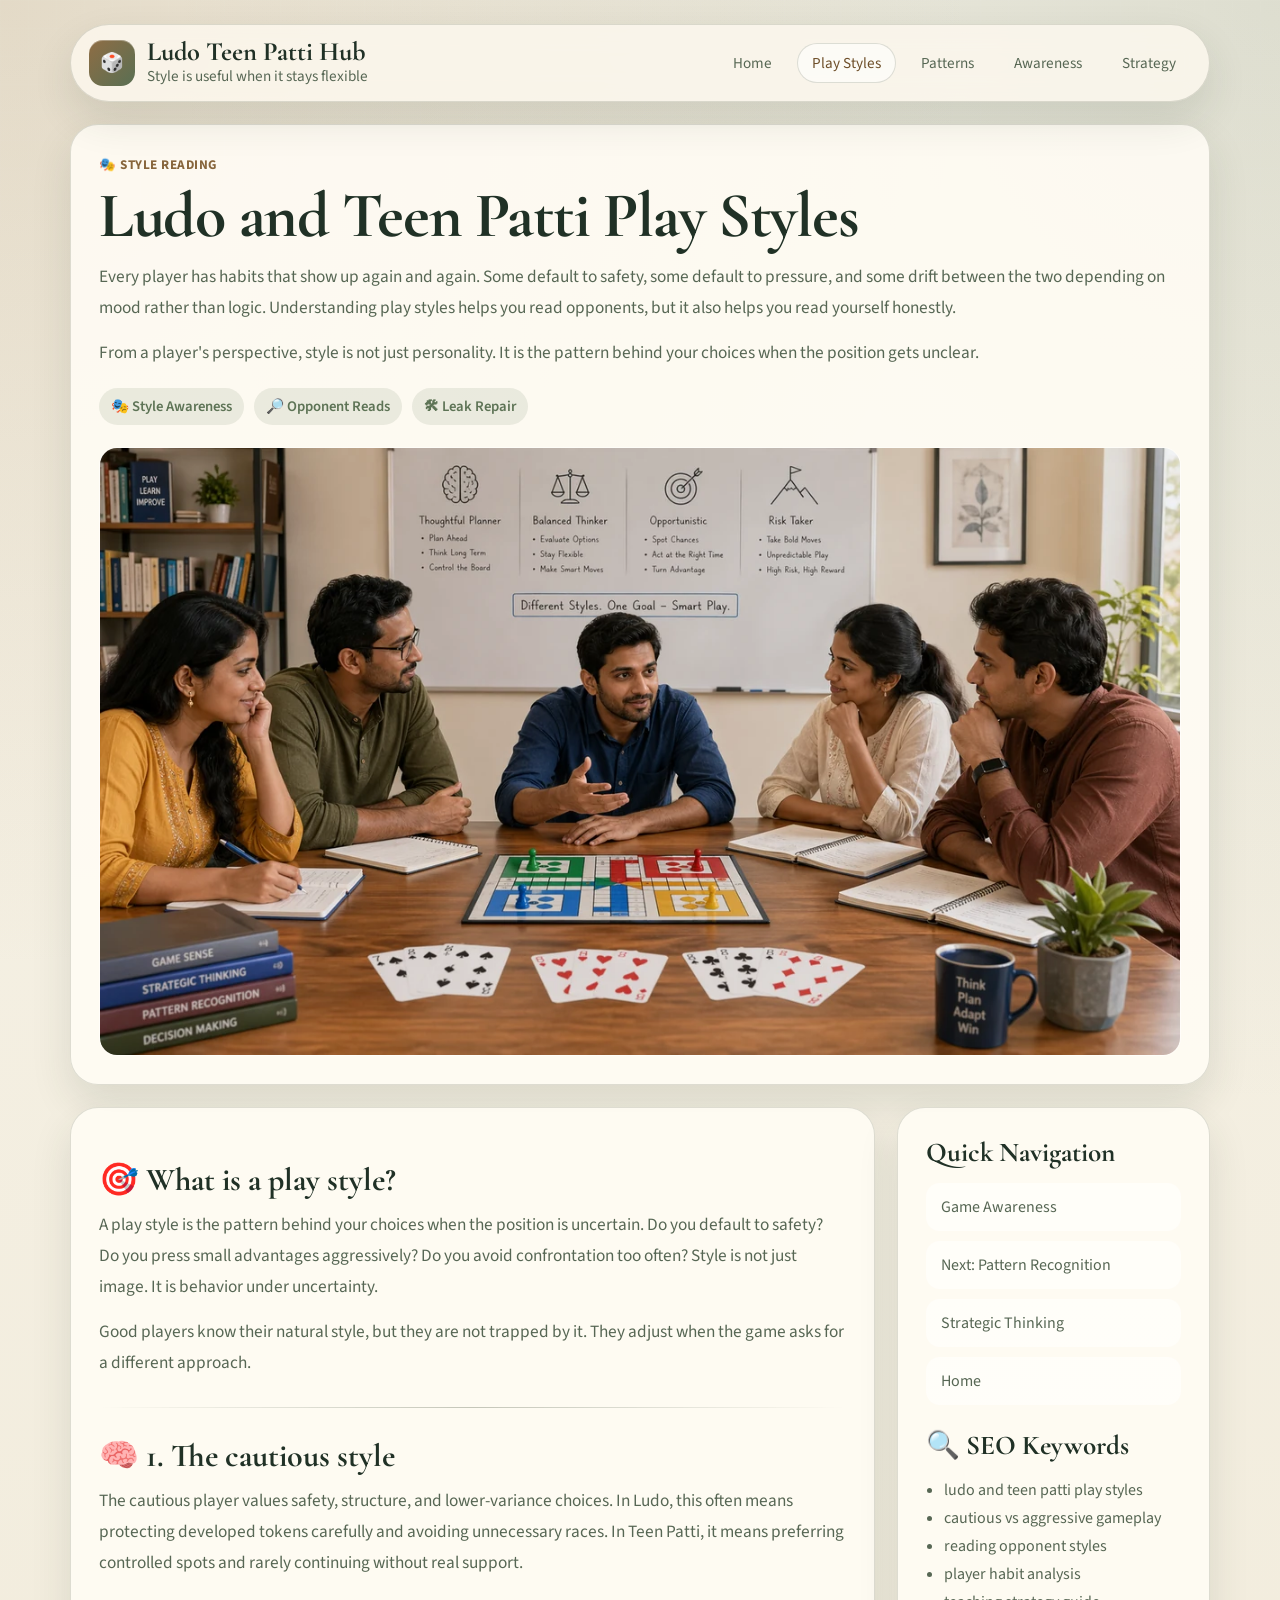
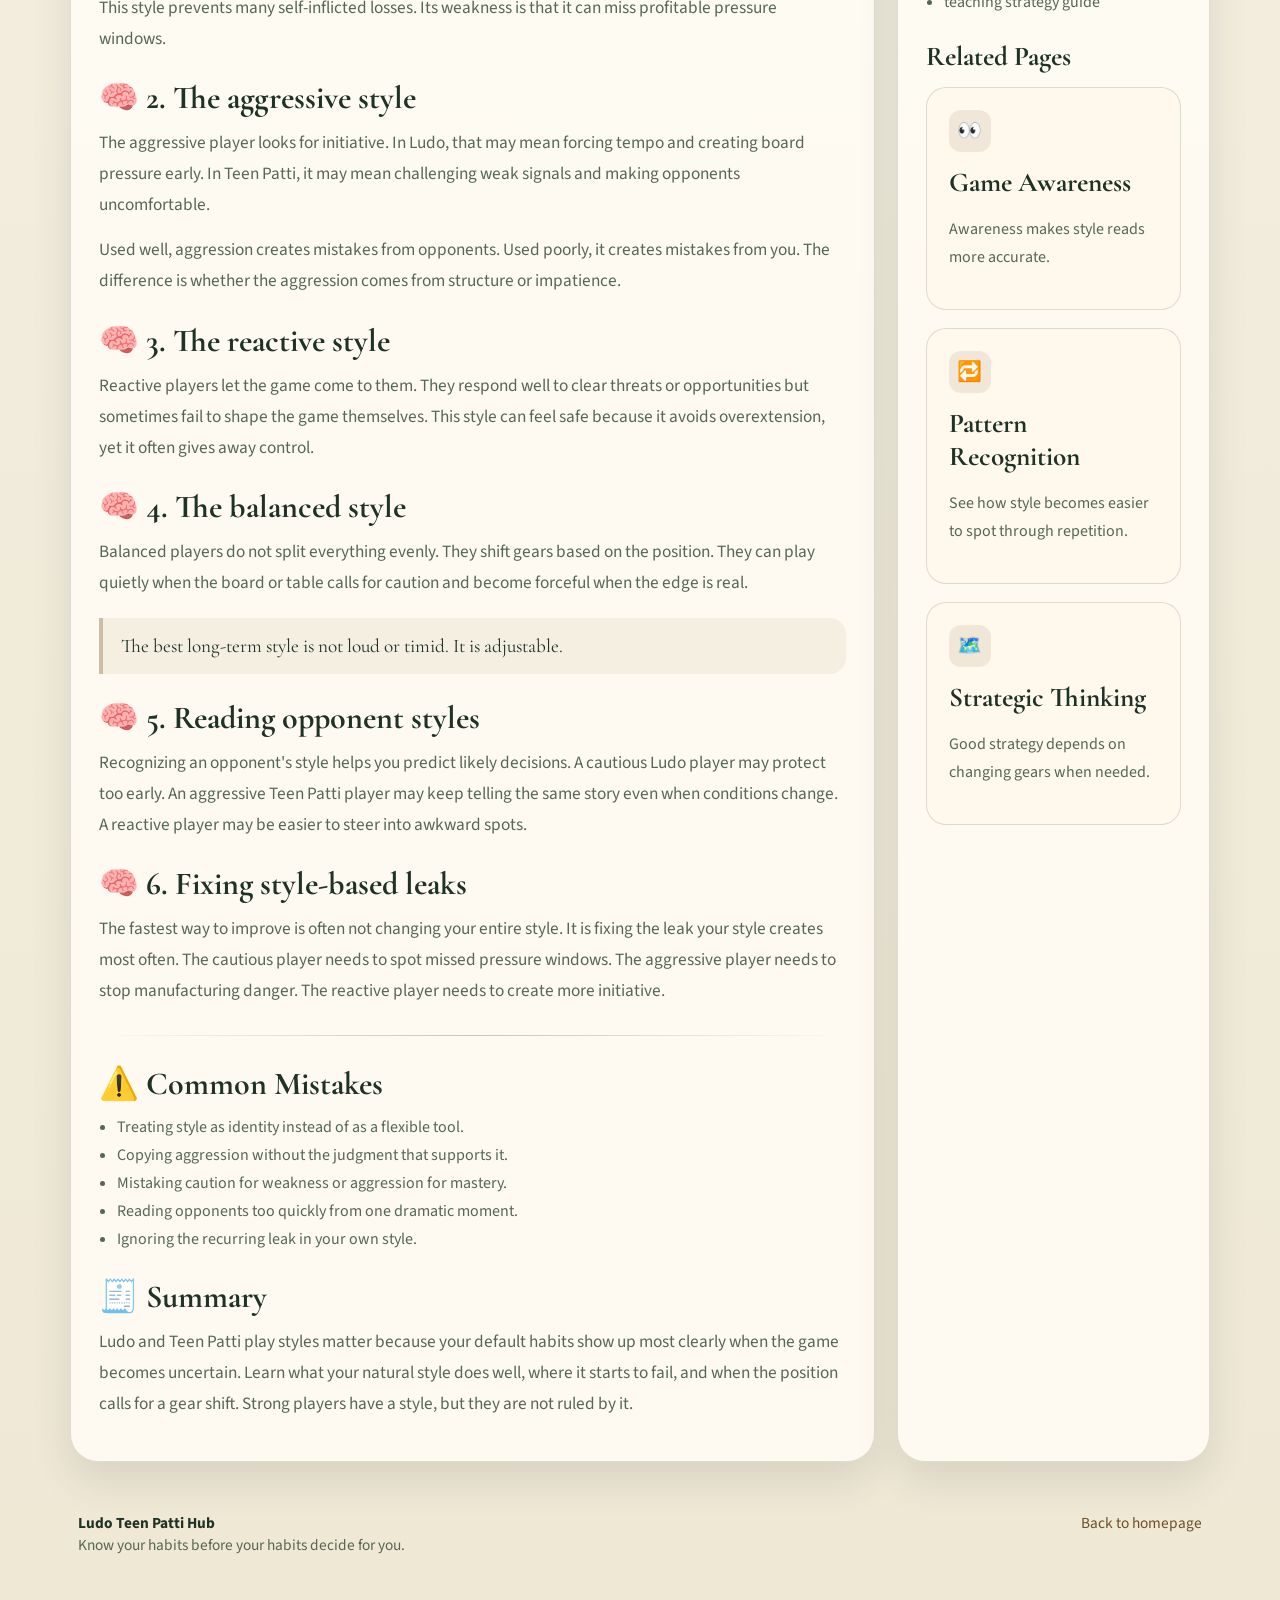
<file: play-styles.html>
<!DOCTYPE html>
<html lang="en">
<head>
  <meta charset="UTF-8">
  <meta name="viewport" content="width=device-width, initial-scale=1.0">
  <title>Ludo and Teen Patti Play Styles | Understanding Your Default Habits</title>
  <meta name="description" content="Study cautious, aggressive, reactive, and balanced play styles in Ludo and Teen Patti, and learn how stronger players adjust their style to the position.">
  <link rel="stylesheet" href="./assets/css/index.css">
</head>
<body>
  <div class="site-shell">
    <header class="site-topbar">
      <div class="brand">
        <div class="brand-mark">🎲</div>
        <div class="brand-copy">
          <strong>Ludo Teen Patti Hub</strong>
          <span>Style is useful when it stays flexible</span>
        </div>
      </div>
      <nav class="topbar-links" aria-label="Primary">
        <a href="./index.html" data-page="index.html">Home</a>
        <a href="./play-styles.html" data-page="play-styles.html">Play Styles</a>
        <a href="./pattern-recognition.html" data-page="pattern-recognition.html">Patterns</a>
        <a href="./game-awareness.html" data-page="game-awareness.html">Awareness</a>
        <a href="./strategic-thinking.html" data-page="strategic-thinking.html">Strategy</a>
      </nav>
    </header>

    <main class="article-shell">
      <section class="article-header">
        <div class="page-kicker">🎭 Style Reading</div>
        <h1 class="page-title">Ludo and Teen Patti Play Styles</h1>
        <p class="lede">
          Every player has habits that show up again and again. Some default to safety, some default to pressure, and some drift between the two
          depending on mood rather than logic. Understanding play styles helps you read opponents, but it also helps you read yourself honestly.
        </p>
        <p class="lede">
          From a player's perspective, style is not just personality. It is the pattern behind your choices when the position gets unclear.
        </p>
        <div class="title-meta">
          <span>🎭 Style Awareness</span>
          <span>🔎 Opponent Reads</span>
          <span>🛠 Leak Repair</span>
        </div>
        <figure class="article-cover">
          <img src="./assets/images/play-styles.webp" alt="Ludo and Teen Patti play styles illustration in a calm instructional environment">
        </figure>
      </section>

      <section class="article-layout">
        <article class="article-content">
          <h2>🎯 What is a play style?</h2>
          <p>
            A play style is the pattern behind your choices when the position is uncertain. Do you default to safety? Do you press small advantages
            aggressively? Do you avoid confrontation too often? Style is not just image. It is behavior under uncertainty.
          </p>
          <p>
            Good players know their natural style, but they are not trapped by it. They adjust when the game asks for a different approach.
          </p>

          <hr>

          <h2>🧠 1. The cautious style</h2>
          <p>
            The cautious player values safety, structure, and lower-variance choices. In Ludo, this often means protecting developed tokens carefully
            and avoiding unnecessary races. In Teen Patti, it means preferring controlled spots and rarely continuing without real support.
          </p>
          <p>
            This style prevents many self-inflicted losses. Its weakness is that it can miss profitable pressure windows.
          </p>

          <h2>🧠 2. The aggressive style</h2>
          <p>
            The aggressive player looks for initiative. In Ludo, that may mean forcing tempo and creating board pressure early. In Teen Patti, it may
            mean challenging weak signals and making opponents uncomfortable.
          </p>
          <p>
            Used well, aggression creates mistakes from opponents. Used poorly, it creates mistakes from you. The difference is whether the aggression
            comes from structure or impatience.
          </p>

          <h2>🧠 3. The reactive style</h2>
          <p>
            Reactive players let the game come to them. They respond well to clear threats or opportunities but sometimes fail to shape the game themselves.
            This style can feel safe because it avoids overextension, yet it often gives away control.
          </p>

          <h2>🧠 4. The balanced style</h2>
          <p>
            Balanced players do not split everything evenly. They shift gears based on the position. They can play quietly when the board or table calls
            for caution and become forceful when the edge is real.
          </p>
          <blockquote>The best long-term style is not loud or timid. It is adjustable.</blockquote>

          <h2>🧠 5. Reading opponent styles</h2>
          <p>
            Recognizing an opponent's style helps you predict likely decisions. A cautious Ludo player may protect too early. An aggressive Teen Patti
            player may keep telling the same story even when conditions change. A reactive player may be easier to steer into awkward spots.
          </p>

          <h2>🧠 6. Fixing style-based leaks</h2>
          <p>
            The fastest way to improve is often not changing your entire style. It is fixing the leak your style creates most often. The cautious player
            needs to spot missed pressure windows. The aggressive player needs to stop manufacturing danger. The reactive player needs to create more initiative.
          </p>

          <hr>

          <h2>⚠️ Common Mistakes</h2>
          <ul>
            <li>Treating style as identity instead of as a flexible tool.</li>
            <li>Copying aggression without the judgment that supports it.</li>
            <li>Mistaking caution for weakness or aggression for mastery.</li>
            <li>Reading opponents too quickly from one dramatic moment.</li>
            <li>Ignoring the recurring leak in your own style.</li>
          </ul>

          <h2>🧾 Summary</h2>
          <p>
            Ludo and Teen Patti play styles matter because your default habits show up most clearly when the game becomes uncertain. Learn what your natural
            style does well, where it starts to fail, and when the position calls for a gear shift. Strong players have a style, but they are not ruled by it.
          </p>
        </article>

        <aside class="article-sidecard">
          <h3>Quick Navigation</h3>
          <nav class="side-nav">
            <a href="./game-awareness.html">Game Awareness</a>
            <a href="./pattern-recognition.html">Next: Pattern Recognition</a>
            <a href="./strategic-thinking.html">Strategic Thinking</a>
            <a href="./index.html">Home</a>
          </nav>

          <h3 style="margin-top: 24px;">🔍 SEO Keywords</h3>
          <ul class="keyword-list">
            <li>ludo and teen patti play styles</li>
            <li>cautious vs aggressive gameplay</li>
            <li>reading opponent styles</li>
            <li>player habit analysis</li>
            <li>teaching strategy guide</li>
          </ul>

          <h3 style="margin-top: 24px;">Related Pages</h3>
          <div class="related-grid" style="grid-template-columns: 1fr;">
            <a class="related-card" href="./game-awareness.html">
              <span class="icon">👀</span>
              <h3>Game Awareness</h3>
              <p>Awareness makes style reads more accurate.</p>
            </a>
            <a class="related-card" href="./pattern-recognition.html">
              <span class="icon">🔁</span>
              <h3>Pattern Recognition</h3>
              <p>See how style becomes easier to spot through repetition.</p>
            </a>
            <a class="related-card" href="./strategic-thinking.html">
              <span class="icon">🗺️</span>
              <h3>Strategic Thinking</h3>
              <p>Good strategy depends on changing gears when needed.</p>
            </a>
          </div>
        </aside>
      </section>
    </main>

    <footer class="site-footer">
      <div><strong>Ludo Teen Patti Hub</strong><br>Know your habits before your habits decide for you.</div>
      <div><a href="./index.html">Back to homepage</a></div>
    </footer>
  </div>
  <script src="./assets/js/index.js"></script>
</body>
</html>
</file>
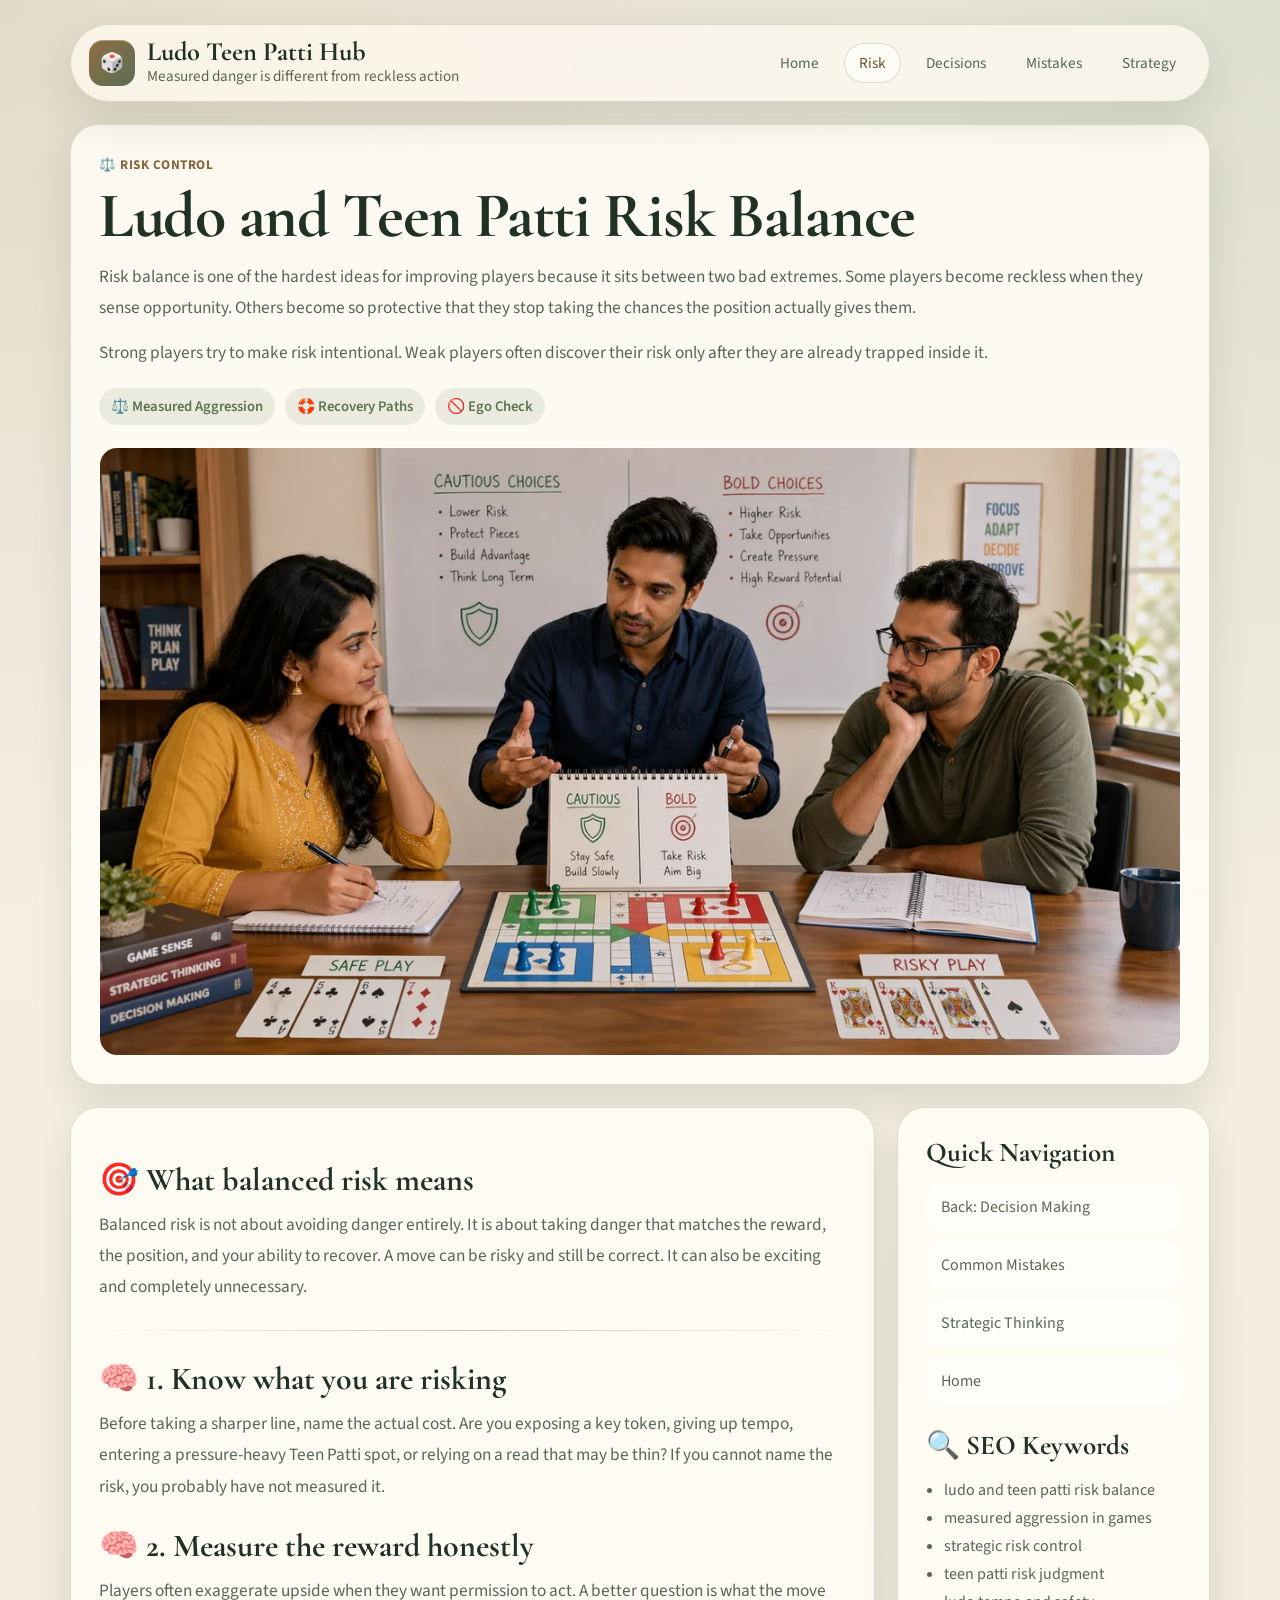
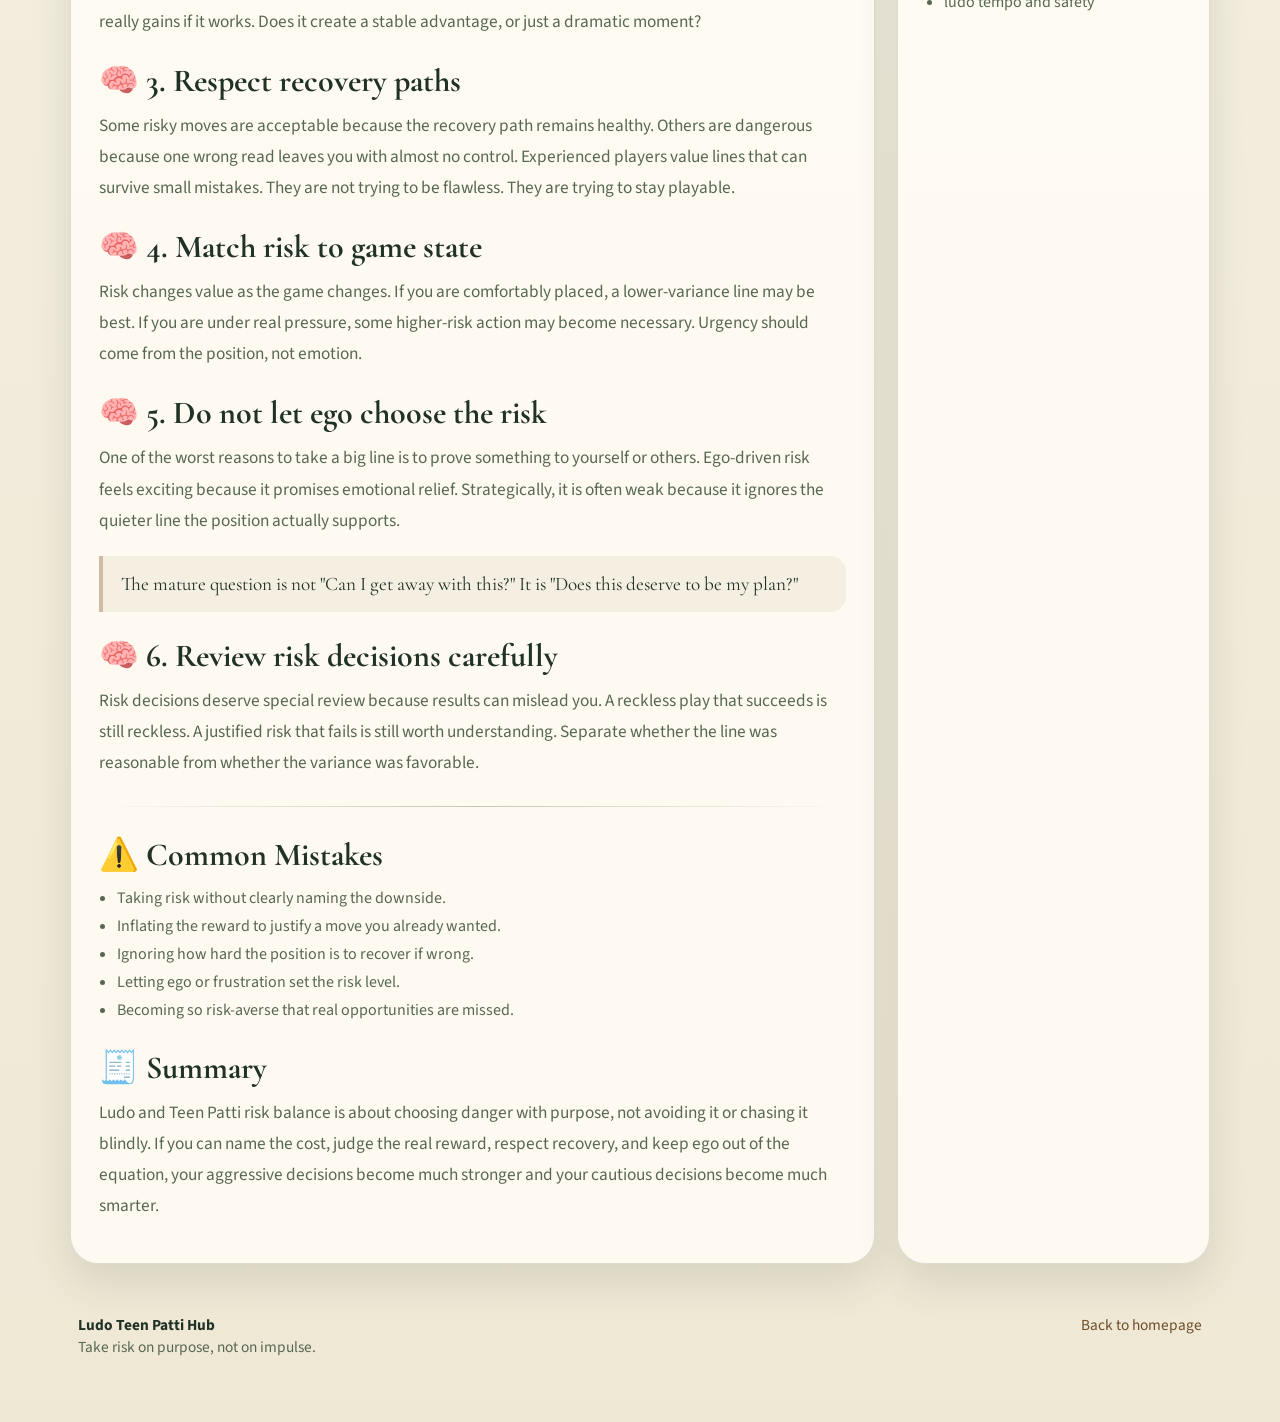
<file: risk-balance.html>
<!DOCTYPE html>
<html lang="en">
<head>
  <meta charset="UTF-8">
  <meta name="viewport" content="width=device-width, initial-scale=1.0">
  <title>Ludo and Teen Patti Risk Balance | Measured Aggression and Recovery Paths</title>
  <meta name="description" content="Learn how to balance risk in Ludo and Teen Patti by judging reward honestly, keeping recovery paths alive, and avoiding ego-driven pressure.">
  <link rel="stylesheet" href="./assets/css/index.css">
</head>
<body>
  <div class="site-shell">
    <header class="site-topbar">
      <div class="brand">
        <div class="brand-mark">🎲</div>
        <div class="brand-copy">
          <strong>Ludo Teen Patti Hub</strong>
          <span>Measured danger is different from reckless action</span>
        </div>
      </div>
      <nav class="topbar-links" aria-label="Primary">
        <a href="./index.html" data-page="index.html">Home</a>
        <a href="./risk-balance.html" data-page="risk-balance.html">Risk</a>
        <a href="./decision-making.html" data-page="decision-making.html">Decisions</a>
        <a href="./common-mistakes.html" data-page="common-mistakes.html">Mistakes</a>
        <a href="./strategic-thinking.html" data-page="strategic-thinking.html">Strategy</a>
      </nav>
    </header>

    <main class="article-shell">
      <section class="article-header">
        <div class="page-kicker">⚖️ Risk Control</div>
        <h1 class="page-title">Ludo and Teen Patti Risk Balance</h1>
        <p class="lede">
          Risk balance is one of the hardest ideas for improving players because it sits between two bad extremes. Some players become reckless when they sense opportunity.
          Others become so protective that they stop taking the chances the position actually gives them.
        </p>
        <p class="lede">
          Strong players try to make risk intentional. Weak players often discover their risk only after they are already trapped inside it.
        </p>
        <div class="title-meta">
          <span>⚖️ Measured Aggression</span>
          <span>🛟 Recovery Paths</span>
          <span>🚫 Ego Check</span>
        </div>
        <figure class="article-cover">
          <img src="./assets/images/risk-balance.webp" alt="Ludo and Teen Patti risk balance illustration with measured choices and analysis notes">
        </figure>
      </section>

      <section class="article-layout">
        <article class="article-content">
          <h2>🎯 What balanced risk means</h2>
          <p>
            Balanced risk is not about avoiding danger entirely. It is about taking danger that matches the reward, the position, and your ability to recover.
            A move can be risky and still be correct. It can also be exciting and completely unnecessary.
          </p>

          <hr>

          <h2>🧠 1. Know what you are risking</h2>
          <p>
            Before taking a sharper line, name the actual cost. Are you exposing a key token, giving up tempo, entering a pressure-heavy Teen Patti spot,
            or relying on a read that may be thin? If you cannot name the risk, you probably have not measured it.
          </p>

          <h2>🧠 2. Measure the reward honestly</h2>
          <p>
            Players often exaggerate upside when they want permission to act. A better question is what the move really gains if it works. Does it create
            a stable advantage, or just a dramatic moment?
          </p>

          <h2>🧠 3. Respect recovery paths</h2>
          <p>
            Some risky moves are acceptable because the recovery path remains healthy. Others are dangerous because one wrong read leaves you with almost no control.
            Experienced players value lines that can survive small mistakes. They are not trying to be flawless. They are trying to stay playable.
          </p>

          <h2>🧠 4. Match risk to game state</h2>
          <p>
            Risk changes value as the game changes. If you are comfortably placed, a lower-variance line may be best. If you are under real pressure,
            some higher-risk action may become necessary. Urgency should come from the position, not emotion.
          </p>

          <h2>🧠 5. Do not let ego choose the risk</h2>
          <p>
            One of the worst reasons to take a big line is to prove something to yourself or others. Ego-driven risk feels exciting because it promises emotional relief.
            Strategically, it is often weak because it ignores the quieter line the position actually supports.
          </p>
          <blockquote>The mature question is not "Can I get away with this?" It is "Does this deserve to be my plan?"</blockquote>

          <h2>🧠 6. Review risk decisions carefully</h2>
          <p>
            Risk decisions deserve special review because results can mislead you. A reckless play that succeeds is still reckless. A justified risk that fails
            is still worth understanding. Separate whether the line was reasonable from whether the variance was favorable.
          </p>

          <hr>

          <h2>⚠️ Common Mistakes</h2>
          <ul>
            <li>Taking risk without clearly naming the downside.</li>
            <li>Inflating the reward to justify a move you already wanted.</li>
            <li>Ignoring how hard the position is to recover if wrong.</li>
            <li>Letting ego or frustration set the risk level.</li>
            <li>Becoming so risk-averse that real opportunities are missed.</li>
          </ul>

          <h2>🧾 Summary</h2>
          <p>
            Ludo and Teen Patti risk balance is about choosing danger with purpose, not avoiding it or chasing it blindly. If you can name the cost,
            judge the real reward, respect recovery, and keep ego out of the equation, your aggressive decisions become much stronger and your cautious
            decisions become much smarter.
          </p>
        </article>

        <aside class="article-sidecard">
          <h3>Quick Navigation</h3>
          <nav class="side-nav">
            <a href="./decision-making.html">Back: Decision Making</a>
            <a href="./common-mistakes.html">Common Mistakes</a>
            <a href="./strategic-thinking.html">Strategic Thinking</a>
            <a href="./index.html">Home</a>
          </nav>

          <h3 style="margin-top: 24px;">🔍 SEO Keywords</h3>
          <ul class="keyword-list">
            <li>ludo and teen patti risk balance</li>
            <li>measured aggression in games</li>
            <li>strategic risk control</li>
            <li>teen patti risk judgment</li>
            <li>ludo tempo and safety</li>
          </ul>
        </aside>
      </section>
    </main>

    <footer class="site-footer">
      <div><strong>Ludo Teen Patti Hub</strong><br>Take risk on purpose, not on impulse.</div>
      <div><a href="./index.html">Back to homepage</a></div>
    </footer>
  </div>
  <script src="./assets/js/index.js"></script>
</body>
</html>
</file>
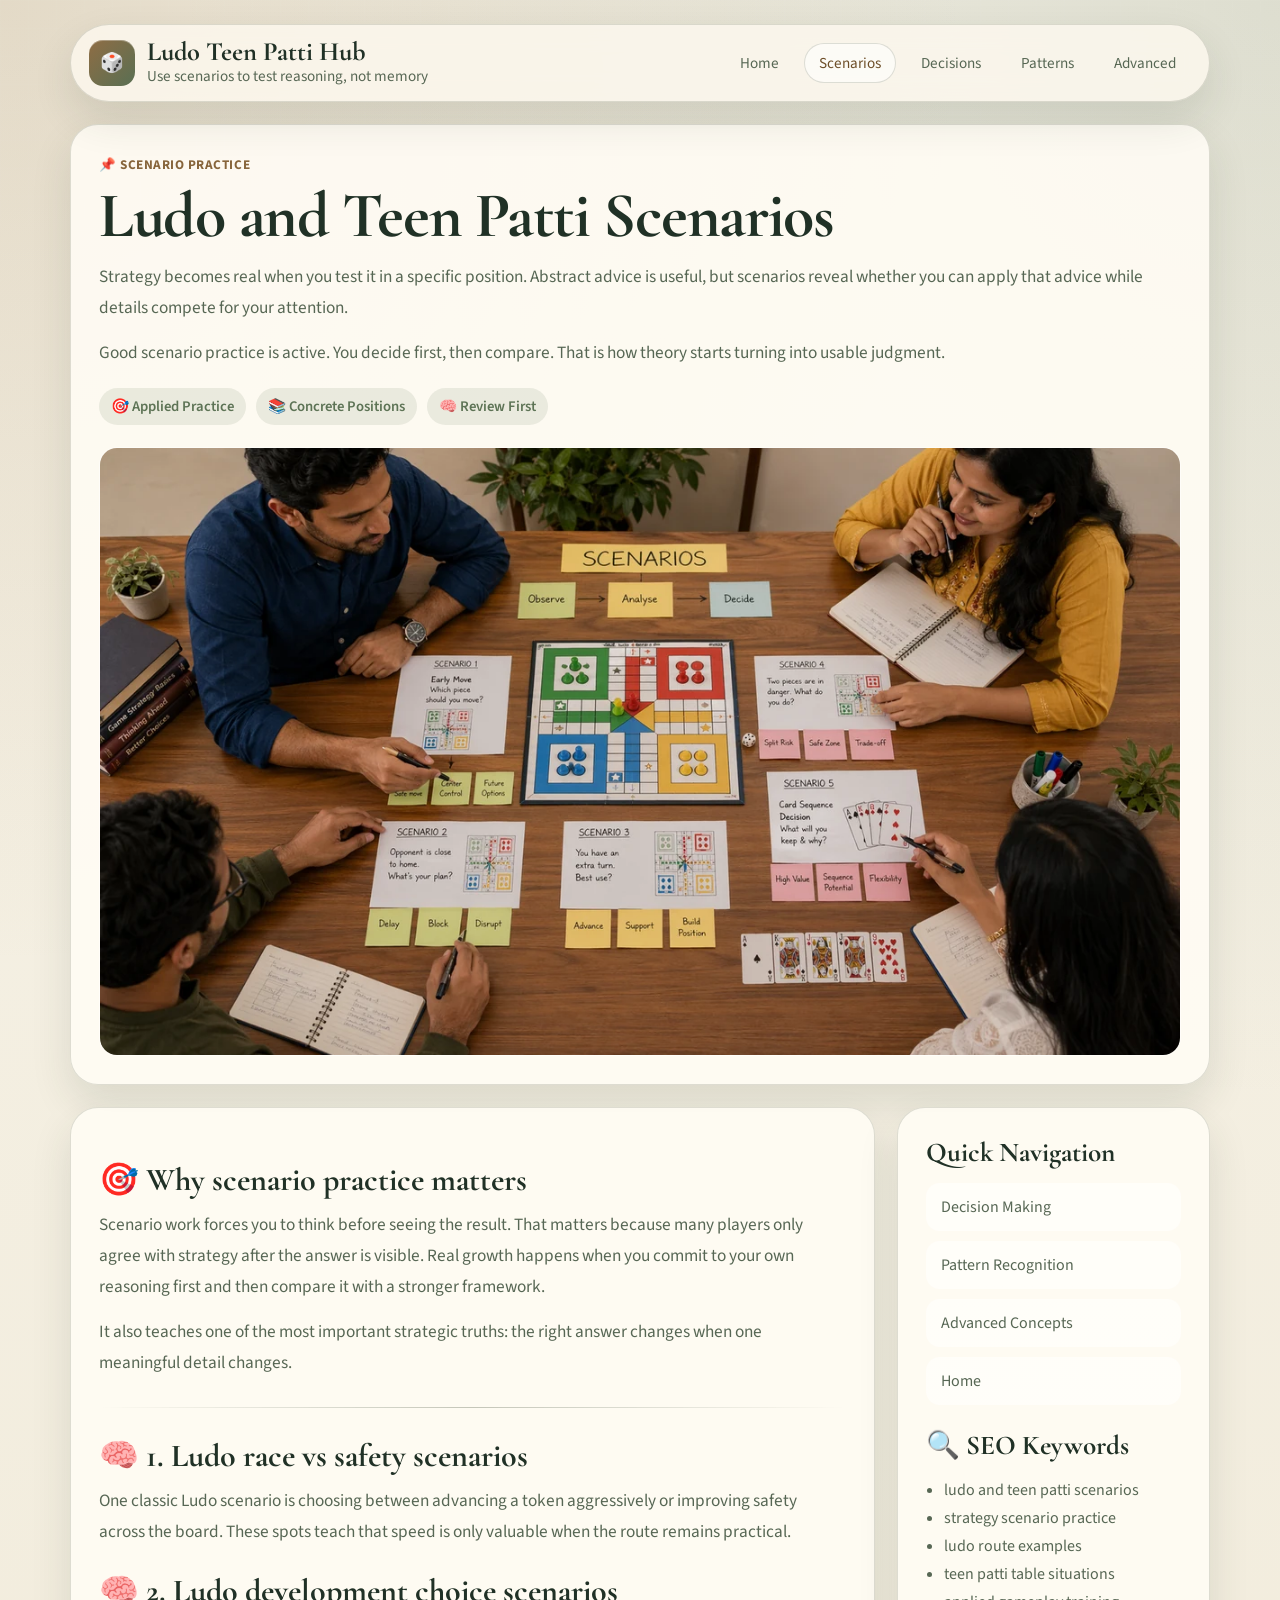
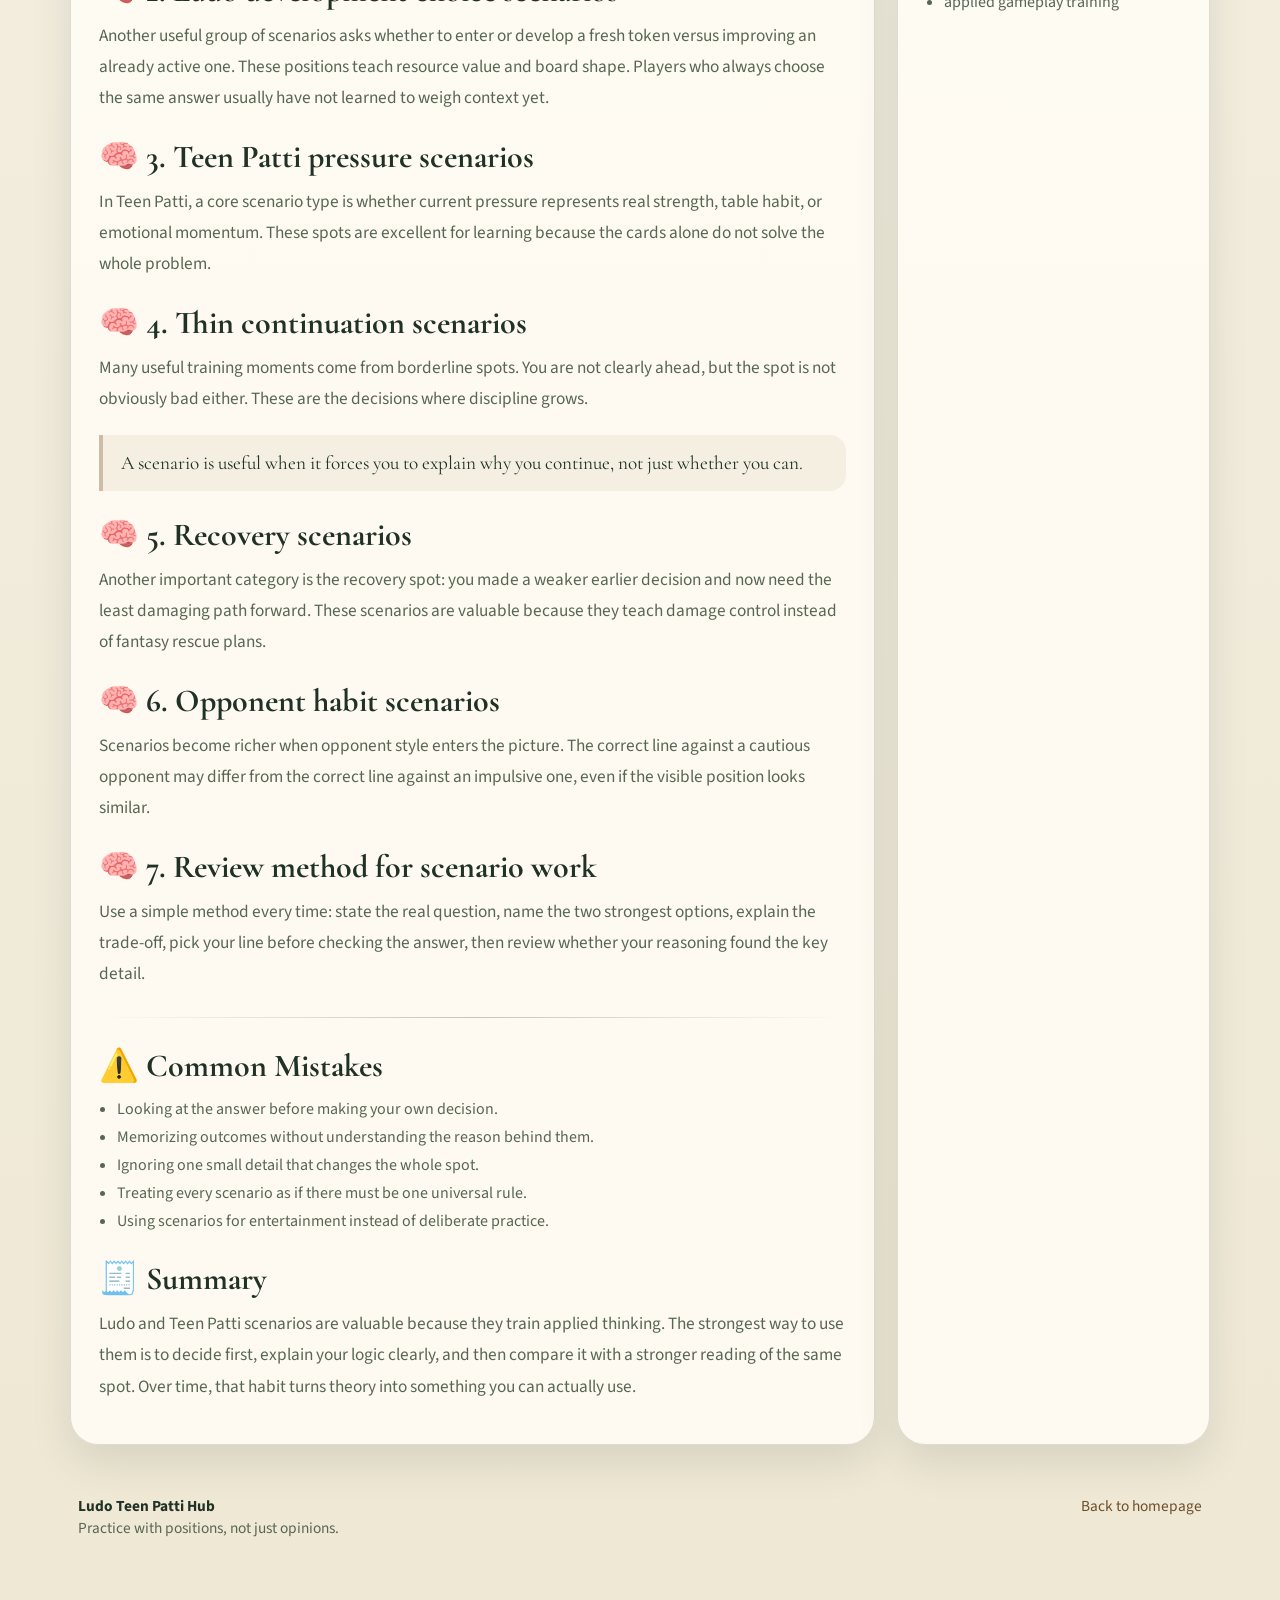
<file: scenarios.html>
<!DOCTYPE html>
<html lang="en">
<head>
  <meta charset="UTF-8">
  <meta name="viewport" content="width=device-width, initial-scale=1.0">
  <title>Ludo and Teen Patti Scenarios | Practice With Realistic Situations</title>
  <meta name="description" content="Use scenario-based practice to improve Ludo and Teen Patti judgment with concrete positions, pressure spots, and review routines.">
  <link rel="stylesheet" href="./assets/css/index.css">
</head>
<body>
  <div class="site-shell">
    <header class="site-topbar">
      <div class="brand">
        <div class="brand-mark">🎲</div>
        <div class="brand-copy">
          <strong>Ludo Teen Patti Hub</strong>
          <span>Use scenarios to test reasoning, not memory</span>
        </div>
      </div>
      <nav class="topbar-links" aria-label="Primary">
        <a href="./index.html" data-page="index.html">Home</a>
        <a href="./scenarios.html" data-page="scenarios.html">Scenarios</a>
        <a href="./decision-making.html" data-page="decision-making.html">Decisions</a>
        <a href="./pattern-recognition.html" data-page="pattern-recognition.html">Patterns</a>
        <a href="./advanced-concepts.html" data-page="advanced-concepts.html">Advanced</a>
      </nav>
    </header>

    <main class="article-shell">
      <section class="article-header">
        <div class="page-kicker">📌 Scenario Practice</div>
        <h1 class="page-title">Ludo and Teen Patti Scenarios</h1>
        <p class="lede">
          Strategy becomes real when you test it in a specific position. Abstract advice is useful, but scenarios reveal whether you can apply that advice
          while details compete for your attention.
        </p>
        <p class="lede">
          Good scenario practice is active. You decide first, then compare. That is how theory starts turning into usable judgment.
        </p>
        <div class="title-meta">
          <span>🎯 Applied Practice</span>
          <span>📚 Concrete Positions</span>
          <span>🧠 Review First</span>
        </div>
        <figure class="article-cover">
          <img src="./assets/images/scenarios.webp" alt="Ludo and Teen Patti scenarios illustration with examples and discussion notes">
        </figure>
      </section>

      <section class="article-layout">
        <article class="article-content">
          <h2>🎯 Why scenario practice matters</h2>
          <p>
            Scenario work forces you to think before seeing the result. That matters because many players only agree with strategy after the answer is visible.
            Real growth happens when you commit to your own reasoning first and then compare it with a stronger framework.
          </p>
          <p>
            It also teaches one of the most important strategic truths: the right answer changes when one meaningful detail changes.
          </p>

          <hr>

          <h2>🧠 1. Ludo race vs safety scenarios</h2>
          <p>
            One classic Ludo scenario is choosing between advancing a token aggressively or improving safety across the board. These spots teach that speed
            is only valuable when the route remains practical.
          </p>

          <h2>🧠 2. Ludo development choice scenarios</h2>
          <p>
            Another useful group of scenarios asks whether to enter or develop a fresh token versus improving an already active one. These positions teach
            resource value and board shape. Players who always choose the same answer usually have not learned to weigh context yet.
          </p>

          <h2>🧠 3. Teen Patti pressure scenarios</h2>
          <p>
            In Teen Patti, a core scenario type is whether current pressure represents real strength, table habit, or emotional momentum. These spots are
            excellent for learning because the cards alone do not solve the whole problem.
          </p>

          <h2>🧠 4. Thin continuation scenarios</h2>
          <p>
            Many useful training moments come from borderline spots. You are not clearly ahead, but the spot is not obviously bad either. These are the
            decisions where discipline grows.
          </p>
          <blockquote>A scenario is useful when it forces you to explain why you continue, not just whether you can.</blockquote>

          <h2>🧠 5. Recovery scenarios</h2>
          <p>
            Another important category is the recovery spot: you made a weaker earlier decision and now need the least damaging path forward. These scenarios
            are valuable because they teach damage control instead of fantasy rescue plans.
          </p>

          <h2>🧠 6. Opponent habit scenarios</h2>
          <p>
            Scenarios become richer when opponent style enters the picture. The correct line against a cautious opponent may differ from the correct line
            against an impulsive one, even if the visible position looks similar.
          </p>

          <h2>🧠 7. Review method for scenario work</h2>
          <p>
            Use a simple method every time: state the real question, name the two strongest options, explain the trade-off, pick your line before checking
            the answer, then review whether your reasoning found the key detail.
          </p>

          <hr>

          <h2>⚠️ Common Mistakes</h2>
          <ul>
            <li>Looking at the answer before making your own decision.</li>
            <li>Memorizing outcomes without understanding the reason behind them.</li>
            <li>Ignoring one small detail that changes the whole spot.</li>
            <li>Treating every scenario as if there must be one universal rule.</li>
            <li>Using scenarios for entertainment instead of deliberate practice.</li>
          </ul>

          <h2>🧾 Summary</h2>
          <p>
            Ludo and Teen Patti scenarios are valuable because they train applied thinking. The strongest way to use them is to decide first, explain your
            logic clearly, and then compare it with a stronger reading of the same spot. Over time, that habit turns theory into something you can actually use.
          </p>
        </article>

        <aside class="article-sidecard">
          <h3>Quick Navigation</h3>
          <nav class="side-nav">
            <a href="./decision-making.html">Decision Making</a>
            <a href="./pattern-recognition.html">Pattern Recognition</a>
            <a href="./advanced-concepts.html">Advanced Concepts</a>
            <a href="./index.html">Home</a>
          </nav>

          <h3 style="margin-top: 24px;">🔍 SEO Keywords</h3>
          <ul class="keyword-list">
            <li>ludo and teen patti scenarios</li>
            <li>strategy scenario practice</li>
            <li>ludo route examples</li>
            <li>teen patti table situations</li>
            <li>applied gameplay training</li>
          </ul>
        </aside>
      </section>
    </main>

    <footer class="site-footer">
      <div><strong>Ludo Teen Patti Hub</strong><br>Practice with positions, not just opinions.</div>
      <div><a href="./index.html">Back to homepage</a></div>
    </footer>
  </div>
  <script src="./assets/js/index.js"></script>
</body>
</html>
</file>
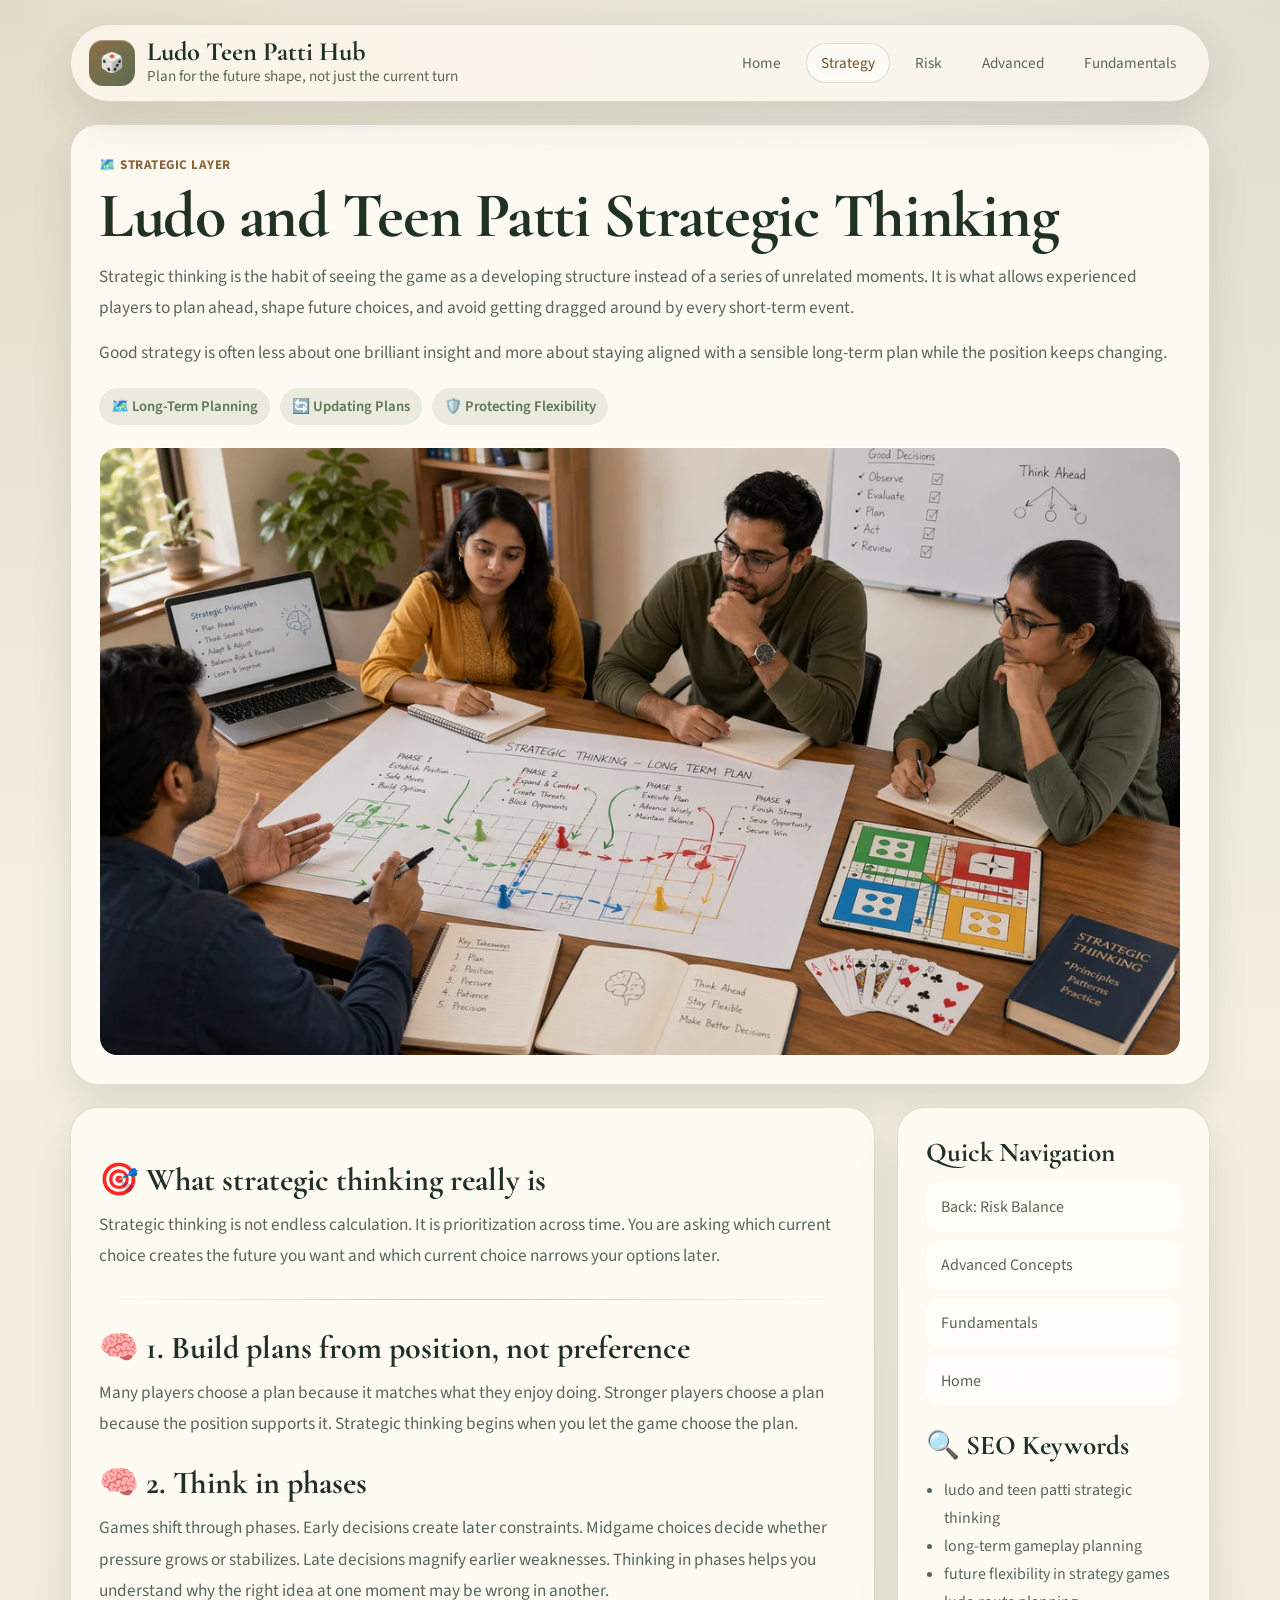
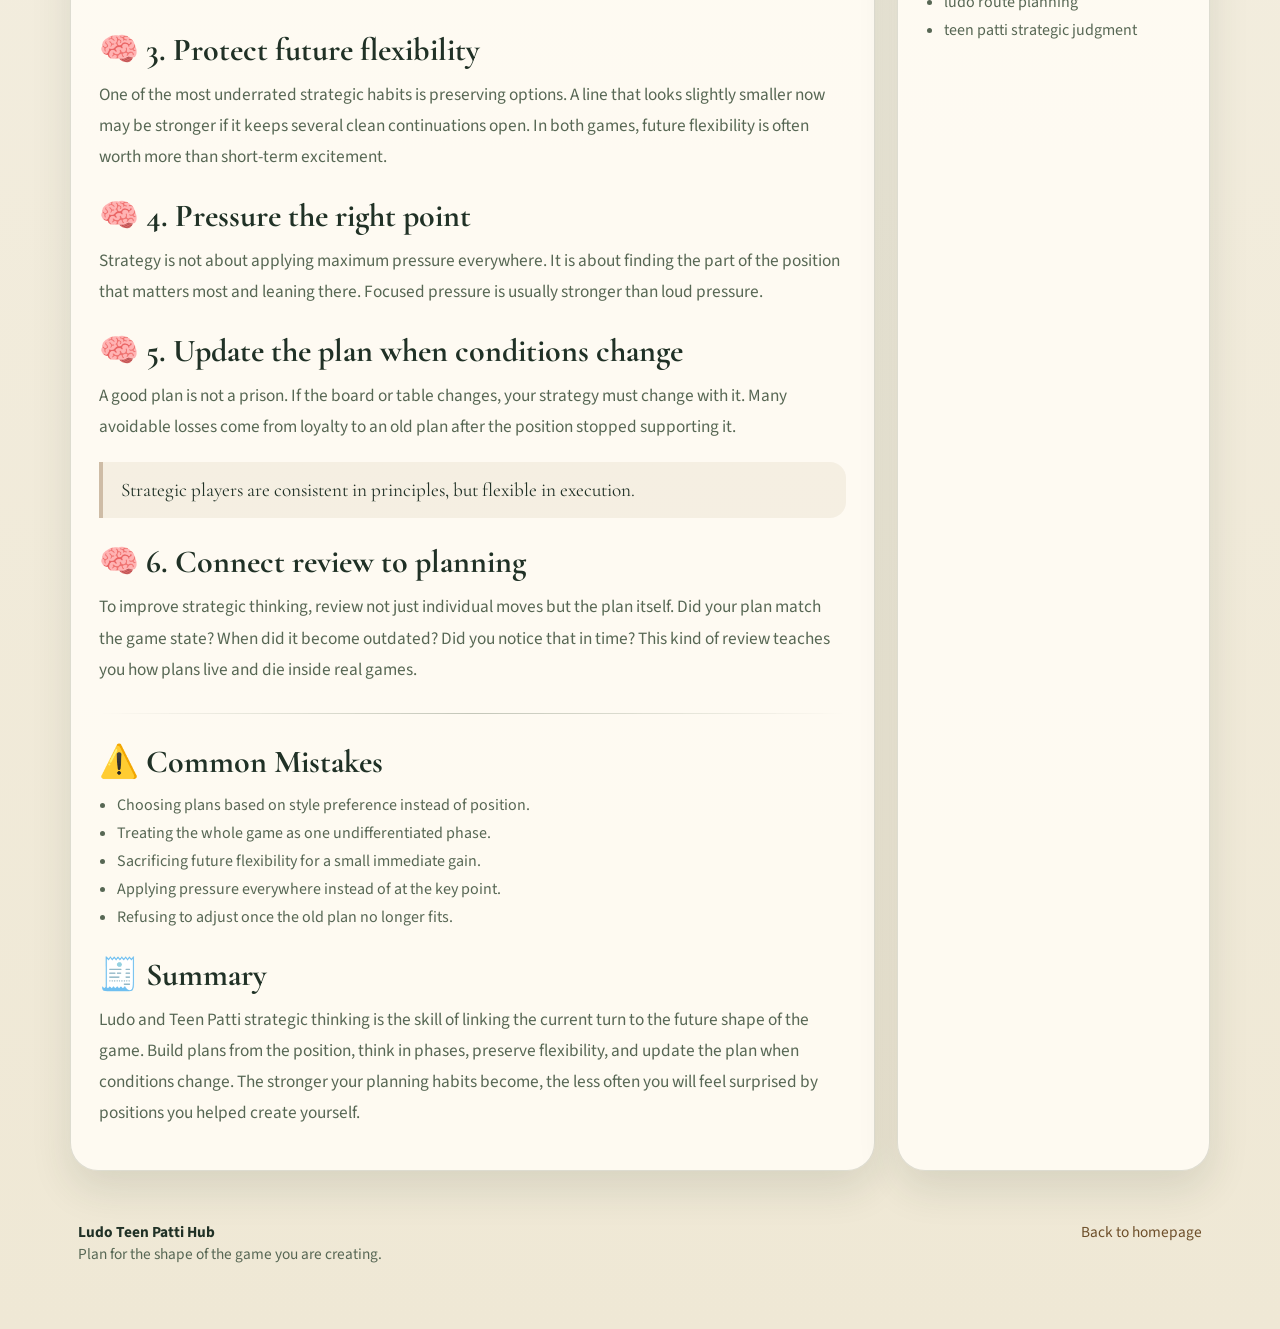
<file: strategic-thinking.html>
<!DOCTYPE html>
<html lang="en">
<head>
  <meta charset="UTF-8">
  <meta name="viewport" content="width=device-width, initial-scale=1.0">
  <title>Ludo and Teen Patti Strategic Thinking | Building the Future Shape of the Game</title>
  <meta name="description" content="Learn strategic thinking in Ludo and Teen Patti by planning in phases, protecting flexibility, and updating your plan when the game changes.">
  <link rel="stylesheet" href="./assets/css/index.css">
</head>
<body>
  <div class="site-shell">
    <header class="site-topbar">
      <div class="brand">
        <div class="brand-mark">🎲</div>
        <div class="brand-copy">
          <strong>Ludo Teen Patti Hub</strong>
          <span>Plan for the future shape, not just the current turn</span>
        </div>
      </div>
      <nav class="topbar-links" aria-label="Primary">
        <a href="./index.html" data-page="index.html">Home</a>
        <a href="./strategic-thinking.html" data-page="strategic-thinking.html">Strategy</a>
        <a href="./risk-balance.html" data-page="risk-balance.html">Risk</a>
        <a href="./advanced-concepts.html" data-page="advanced-concepts.html">Advanced</a>
        <a href="./fundamentals.html" data-page="fundamentals.html">Fundamentals</a>
      </nav>
    </header>

    <main class="article-shell">
      <section class="article-header">
        <div class="page-kicker">🗺️ Strategic Layer</div>
        <h1 class="page-title">Ludo and Teen Patti Strategic Thinking</h1>
        <p class="lede">
          Strategic thinking is the habit of seeing the game as a developing structure instead of a series of unrelated moments. It is what allows experienced
          players to plan ahead, shape future choices, and avoid getting dragged around by every short-term event.
        </p>
        <p class="lede">
          Good strategy is often less about one brilliant insight and more about staying aligned with a sensible long-term plan while the position keeps changing.
        </p>
        <div class="title-meta">
          <span>🗺️ Long-Term Planning</span>
          <span>🔄 Updating Plans</span>
          <span>🛡️ Protecting Flexibility</span>
        </div>
        <figure class="article-cover">
          <img src="./assets/images/strategic-thinking.webp" alt="Ludo and Teen Patti strategic thinking illustration with planning notes and calm analysis">
        </figure>
      </section>

      <section class="article-layout">
        <article class="article-content">
          <h2>🎯 What strategic thinking really is</h2>
          <p>
            Strategic thinking is not endless calculation. It is prioritization across time. You are asking which current choice creates the future you want
            and which current choice narrows your options later.
          </p>

          <hr>

          <h2>🧠 1. Build plans from position, not preference</h2>
          <p>
            Many players choose a plan because it matches what they enjoy doing. Stronger players choose a plan because the position supports it.
            Strategic thinking begins when you let the game choose the plan.
          </p>

          <h2>🧠 2. Think in phases</h2>
          <p>
            Games shift through phases. Early decisions create later constraints. Midgame choices decide whether pressure grows or stabilizes.
            Late decisions magnify earlier weaknesses. Thinking in phases helps you understand why the right idea at one moment may be wrong in another.
          </p>

          <h2>🧠 3. Protect future flexibility</h2>
          <p>
            One of the most underrated strategic habits is preserving options. A line that looks slightly smaller now may be stronger if it keeps several
            clean continuations open. In both games, future flexibility is often worth more than short-term excitement.
          </p>

          <h2>🧠 4. Pressure the right point</h2>
          <p>
            Strategy is not about applying maximum pressure everywhere. It is about finding the part of the position that matters most and leaning there.
            Focused pressure is usually stronger than loud pressure.
          </p>

          <h2>🧠 5. Update the plan when conditions change</h2>
          <p>
            A good plan is not a prison. If the board or table changes, your strategy must change with it. Many avoidable losses come from loyalty to an old
            plan after the position stopped supporting it.
          </p>
          <blockquote>Strategic players are consistent in principles, but flexible in execution.</blockquote>

          <h2>🧠 6. Connect review to planning</h2>
          <p>
            To improve strategic thinking, review not just individual moves but the plan itself. Did your plan match the game state? When did it become outdated?
            Did you notice that in time? This kind of review teaches you how plans live and die inside real games.
          </p>

          <hr>

          <h2>⚠️ Common Mistakes</h2>
          <ul>
            <li>Choosing plans based on style preference instead of position.</li>
            <li>Treating the whole game as one undifferentiated phase.</li>
            <li>Sacrificing future flexibility for a small immediate gain.</li>
            <li>Applying pressure everywhere instead of at the key point.</li>
            <li>Refusing to adjust once the old plan no longer fits.</li>
          </ul>

          <h2>🧾 Summary</h2>
          <p>
            Ludo and Teen Patti strategic thinking is the skill of linking the current turn to the future shape of the game. Build plans from the position,
            think in phases, preserve flexibility, and update the plan when conditions change. The stronger your planning habits become, the less often you
            will feel surprised by positions you helped create yourself.
          </p>
        </article>

        <aside class="article-sidecard">
          <h3>Quick Navigation</h3>
          <nav class="side-nav">
            <a href="./risk-balance.html">Back: Risk Balance</a>
            <a href="./advanced-concepts.html">Advanced Concepts</a>
            <a href="./fundamentals.html">Fundamentals</a>
            <a href="./index.html">Home</a>
          </nav>

          <h3 style="margin-top: 24px;">🔍 SEO Keywords</h3>
          <ul class="keyword-list">
            <li>ludo and teen patti strategic thinking</li>
            <li>long-term gameplay planning</li>
            <li>future flexibility in strategy games</li>
            <li>ludo route planning</li>
            <li>teen patti strategic judgment</li>
          </ul>
        </aside>
      </section>
    </main>

    <footer class="site-footer">
      <div><strong>Ludo Teen Patti Hub</strong><br>Plan for the shape of the game you are creating.</div>
      <div><a href="./index.html">Back to homepage</a></div>
    </footer>
  </div>
  <script src="./assets/js/index.js"></script>
</body>
</html>
</file>
<file: assets/css/index.css>
@import url("https://fonts.googleapis.com/css2?family=Cormorant+Garamond:wght@500;600;700&family=Source+Sans+3:wght@400;500;600;700&display=swap");

:root {
  --bg: #f3efe3;
  --bg-soft: #fbf8ef;
  --paper: rgba(255, 252, 244, 0.9);
  --card: rgba(255, 249, 236, 0.92);
  --line: rgba(73, 87, 64, 0.18);
  --line-strong: rgba(73, 87, 64, 0.32);
  --text: #203126;
  --muted: #576754;
  --accent: #87653b;
  --accent-strong: #6d4e29;
  --green: #5d7355;
  --shadow: 0 18px 40px rgba(45, 57, 38, 0.12);
  --radius-lg: 28px;
  --radius-md: 20px;
  --radius-sm: 14px;
  --content-width: 1140px;
}

* {
  box-sizing: border-box;
}

html {
  scroll-behavior: smooth;
}

body {
  margin: 0;
  font-family: "Source Sans 3", "Segoe UI", sans-serif;
  color: var(--text);
  background:
    radial-gradient(circle at top left, rgba(152, 121, 71, 0.2), transparent 28%),
    radial-gradient(circle at top right, rgba(93, 115, 85, 0.16), transparent 32%),
    linear-gradient(180deg, #f6f2e7 0%, #efe8d5 100%);
  min-height: 100vh;
}

body::before {
  content: "";
  position: fixed;
  inset: 0;
  background-image:
    linear-gradient(rgba(255, 255, 255, 0.08) 1px, transparent 1px),
    linear-gradient(90deg, rgba(255, 255, 255, 0.08) 1px, transparent 1px);
  background-size: 28px 28px;
  mask-image: linear-gradient(180deg, rgba(0, 0, 0, 0.38), transparent 90%);
  pointer-events: none;
}

a {
  color: var(--accent-strong);
  text-decoration: none;
}

a:hover {
  color: var(--green);
}

img {
  display: block;
  max-width: 100%;
}

.site-shell {
  position: relative;
  z-index: 1;
  width: min(calc(100% - 32px), var(--content-width));
  margin: 0 auto;
  padding: 24px 0 56px;
}

.site-topbar {
  display: flex;
  justify-content: space-between;
  align-items: center;
  gap: 16px;
  padding: 14px 18px;
  background: rgba(255, 250, 241, 0.76);
  border: 1px solid var(--line);
  border-radius: 999px;
  box-shadow: var(--shadow);
  backdrop-filter: blur(12px);
  position: sticky;
  top: 16px;
  z-index: 20;
}

.brand {
  display: flex;
  align-items: center;
  gap: 12px;
}

.brand-mark {
  width: 46px;
  height: 46px;
  border-radius: 14px;
  display: grid;
  place-items: center;
  font-size: 1.2rem;
  background: linear-gradient(135deg, #8f6d44, #596f53);
  color: #fffdf7;
  box-shadow: inset 0 1px 0 rgba(255, 255, 255, 0.3);
}

.brand-copy strong {
  display: block;
  font-family: "Cormorant Garamond", Georgia, serif;
  font-size: 1.65rem;
  line-height: 1;
}

.brand-copy span {
  color: var(--muted);
  font-size: 0.95rem;
}

.topbar-links {
  display: flex;
  flex-wrap: wrap;
  gap: 10px;
}

.topbar-links a {
  padding: 8px 14px;
  border-radius: 999px;
  border: 1px solid transparent;
  font-size: 0.95rem;
  color: var(--muted);
}

.topbar-links a:hover,
.topbar-links a.active {
  color: var(--accent-strong);
  border-color: var(--line);
  background: rgba(255, 255, 255, 0.55);
}

.hero-panel {
  margin-top: 22px;
  display: grid;
  grid-template-columns: 1.1fr 0.9fr;
  gap: 24px;
  padding: 34px;
  border-radius: var(--radius-lg);
  background:
    linear-gradient(135deg, rgba(255, 251, 243, 0.94), rgba(247, 240, 222, 0.9)),
    var(--paper);
  border: 1px solid var(--line);
  box-shadow: var(--shadow);
}

.eyebrow {
  display: inline-flex;
  align-items: center;
  gap: 8px;
  margin-bottom: 16px;
  padding: 8px 12px;
  border-radius: 999px;
  background: rgba(93, 115, 85, 0.12);
  color: var(--green);
  font-size: 0.92rem;
  font-weight: 600;
}

.hero-panel h1,
.page-title {
  margin: 0 0 14px;
  font-family: "Cormorant Garamond", Georgia, serif;
  font-size: clamp(2.8rem, 5vw, 4.8rem);
  line-height: 0.95;
  letter-spacing: -0.02em;
}

.hero-panel p,
.lede,
.body-copy p,
.article-content p {
  margin: 0 0 14px;
  color: var(--muted);
  font-size: 1.08rem;
  line-height: 1.8;
}

.hero-actions {
  display: flex;
  flex-wrap: wrap;
  gap: 12px;
  margin-top: 22px;
}

.button-link {
  display: inline-flex;
  align-items: center;
  gap: 8px;
  padding: 12px 18px;
  border-radius: 999px;
  font-weight: 700;
  transition: transform 0.18s ease, box-shadow 0.18s ease;
}

.button-link.primary {
  color: #fff8ee;
  background: linear-gradient(135deg, var(--accent), var(--accent-strong));
  box-shadow: 0 16px 24px rgba(109, 78, 41, 0.18);
}

.button-link.secondary {
  color: var(--green);
  background: rgba(93, 115, 85, 0.12);
  border: 1px solid rgba(93, 115, 85, 0.18);
}

.button-link:hover {
  transform: translateY(-1px);
}

.hero-card {
  padding: 20px;
  border-radius: var(--radius-md);
  background: linear-gradient(180deg, rgba(255, 255, 255, 0.7), rgba(255, 248, 233, 0.9));
  border: 1px solid var(--line);
}

.hero-card img,
.article-cover img {
  width: 100%;
  border-radius: 18px;
  aspect-ratio: 16 / 9;
  object-fit: cover;
  border: 1px solid rgba(255, 255, 255, 0.5);
}

.hero-card p {
  margin-top: 14px;
  font-size: 0.98rem;
}

.section-block {
  margin-top: 26px;
  padding: 28px;
  border-radius: var(--radius-lg);
  background: var(--paper);
  border: 1px solid var(--line);
  box-shadow: var(--shadow);
}

.section-heading {
  display: flex;
  justify-content: space-between;
  align-items: end;
  gap: 12px;
  margin-bottom: 18px;
}

.section-heading h2 {
  margin: 0;
  font-family: "Cormorant Garamond", Georgia, serif;
  font-size: 2.1rem;
}

.section-heading p {
  margin: 0;
  color: var(--muted);
}

.topic-grid,
.reading-grid,
.related-grid {
  display: grid;
  grid-template-columns: repeat(2, minmax(0, 1fr));
  gap: 18px;
}

.topic-card,
.reading-card,
.related-card,
.summary-card {
  display: block;
  padding: 22px;
  border-radius: var(--radius-md);
  background: var(--card);
  border: 1px solid var(--line);
  transition: transform 0.2s ease, border-color 0.2s ease, box-shadow 0.2s ease;
}

.topic-card:hover,
.reading-card:hover,
.related-card:hover {
  transform: translateY(-3px);
  border-color: var(--line-strong);
  box-shadow: 0 16px 24px rgba(45, 57, 38, 0.08);
}

.topic-card .icon,
.reading-card .icon,
.related-card .icon {
  display: inline-grid;
  place-items: center;
  width: 42px;
  height: 42px;
  margin-bottom: 14px;
  border-radius: 12px;
  background: rgba(135, 101, 59, 0.12);
  color: var(--accent);
  font-size: 1.25rem;
}

.topic-card h3,
.reading-card h3,
.related-card h3,
.article-content h2,
.article-content h3,
.article-content h4 {
  margin: 0 0 10px;
  color: var(--text);
}

.topic-card h3,
.reading-card h3,
.related-card h3,
.article-content h2,
.article-content h3,
.article-content h4 {
  font-family: "Cormorant Garamond", Georgia, serif;
}

.topic-card h3,
.reading-card h3,
.related-card h3 {
  font-size: 1.5rem;
}

.topic-card p,
.reading-card p,
.related-card p,
.summary-card p,
.bullet-card li,
.article-content li,
.keyword-list li {
  color: var(--muted);
  line-height: 1.75;
}

.topic-card strong,
.reading-card strong,
.related-card strong {
  display: inline-flex;
  align-items: center;
  gap: 8px;
  margin-top: 10px;
  color: var(--accent-strong);
}

.split-layout {
  display: grid;
  grid-template-columns: 0.78fr 1.22fr;
  gap: 22px;
}

.summary-card h3,
.bullet-card h3,
.article-content blockquote {
  font-family: "Cormorant Garamond", Georgia, serif;
}

.summary-card h3,
.bullet-card h3 {
  margin: 0 0 12px;
  font-size: 1.6rem;
}

.bullet-card {
  padding: 22px;
  border-radius: var(--radius-md);
  background: rgba(255, 250, 240, 0.88);
  border: 1px solid var(--line);
}

.bullet-card ul,
.article-content ul,
.keyword-list {
  margin: 0;
  padding-left: 18px;
}

.article-shell {
  margin-top: 22px;
  display: grid;
  grid-template-columns: minmax(0, 1fr);
  gap: 22px;
}

.article-header,
.article-content,
.article-sidecard {
  padding: 28px;
  border-radius: var(--radius-lg);
  background: var(--paper);
  border: 1px solid var(--line);
  box-shadow: var(--shadow);
}

.page-kicker {
  display: inline-flex;
  align-items: center;
  gap: 8px;
  margin-bottom: 12px;
  font-weight: 700;
  color: var(--accent);
  letter-spacing: 0.04em;
  text-transform: uppercase;
  font-size: 0.83rem;
}

.title-meta {
  display: flex;
  flex-wrap: wrap;
  gap: 10px;
  margin-top: 20px;
}

.title-meta span {
  padding: 8px 12px;
  border-radius: 999px;
  background: rgba(93, 115, 85, 0.12);
  color: var(--green);
  font-size: 0.92rem;
  font-weight: 600;
}

.article-layout {
  display: grid;
  grid-template-columns: minmax(0, 0.72fr) minmax(280px, 0.28fr);
  gap: 22px;
}

.article-cover {
  margin: 22px 0 0;
}

.article-content h2 {
  font-size: 2rem;
  margin-top: 24px;
}

.article-content h3 {
  font-size: 1.7rem;
  margin-top: 24px;
}

.article-content h4 {
  font-size: 1.35rem;
  margin-top: 22px;
}

.article-content hr {
  border: 0;
  height: 1px;
  background: linear-gradient(90deg, transparent, var(--line-strong), transparent);
  margin: 28px 0;
}

.article-content blockquote {
  margin: 20px 0;
  padding: 16px 18px;
  border-left: 4px solid rgba(135, 101, 59, 0.36);
  background: rgba(135, 101, 59, 0.08);
  border-radius: 0 16px 16px 0;
  color: var(--text);
  font-size: 1.2rem;
}

.article-sidecard h3 {
  margin: 0 0 14px;
  font-family: "Cormorant Garamond", Georgia, serif;
  font-size: 1.7rem;
}

.side-nav {
  display: grid;
  gap: 10px;
}

.side-nav a {
  padding: 12px 14px;
  border-radius: 14px;
  color: var(--muted);
  background: rgba(255, 255, 255, 0.5);
  border: 1px solid transparent;
}

.side-nav a:hover,
.side-nav a.active {
  border-color: var(--line);
  background: rgba(255, 255, 255, 0.82);
  color: var(--accent-strong);
}

.keyword-list {
  list-style: disc;
}

.site-footer {
  margin-top: 28px;
  display: flex;
  justify-content: space-between;
  gap: 16px;
  padding: 22px 8px 8px;
  color: var(--muted);
  font-size: 0.96rem;
}

.site-footer strong {
  color: var(--text);
}

@media (max-width: 980px) {
  .site-topbar,
  .hero-panel,
  .split-layout,
  .article-layout,
  .site-footer {
    grid-template-columns: 1fr;
    flex-direction: column;
  }

  .site-topbar {
    border-radius: 26px;
    align-items: stretch;
  }

  .hero-panel,
  .section-block,
  .article-header,
  .article-content,
  .article-sidecard {
    padding: 24px;
  }

  .topic-grid,
  .reading-grid,
  .related-grid {
    grid-template-columns: 1fr;
  }
}

@media (max-width: 640px) {
  .site-shell {
    width: min(calc(100% - 18px), var(--content-width));
    padding-top: 14px;
  }

  .hero-panel h1,
  .page-title {
    font-size: 2.45rem;
  }

  .brand-copy strong {
    font-size: 1.42rem;
  }

  .topbar-links {
    gap: 8px;
  }

  .topbar-links a,
  .button-link {
    width: 100%;
    justify-content: center;
  }
}
</file>
